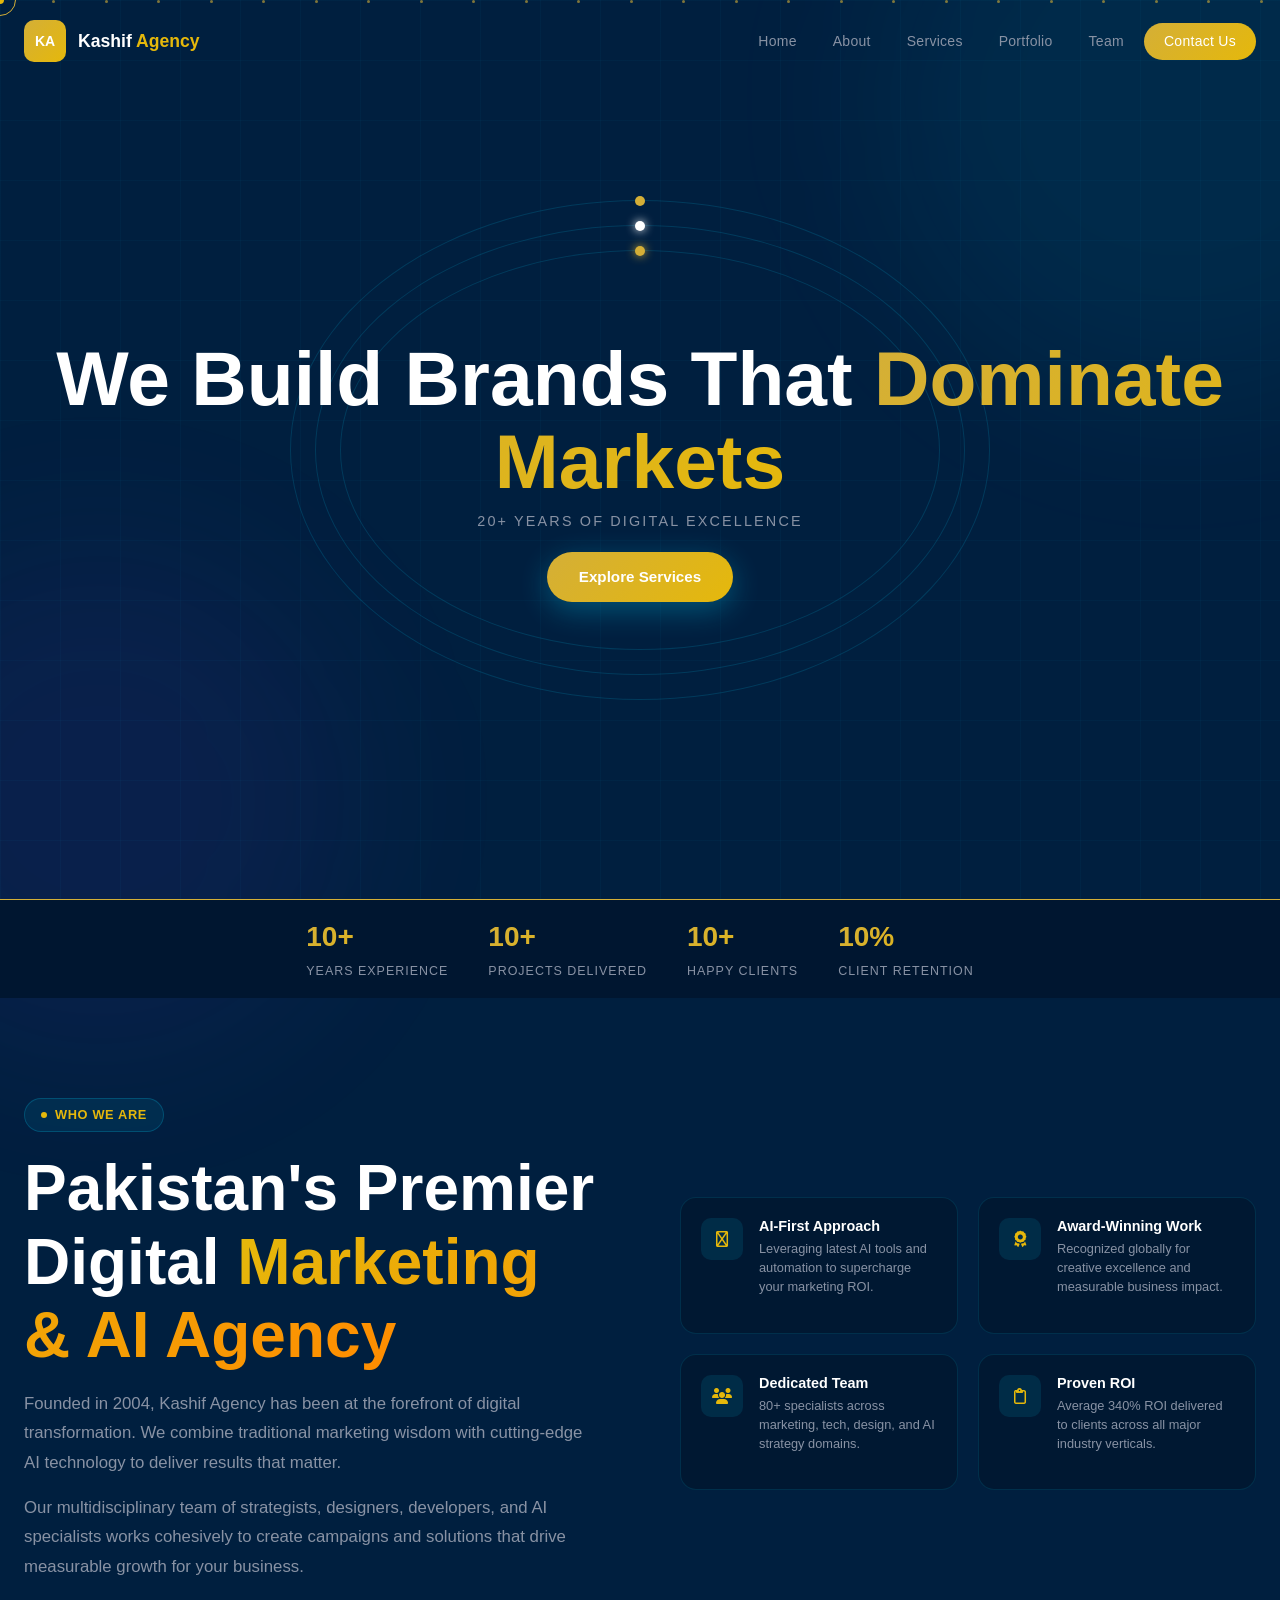
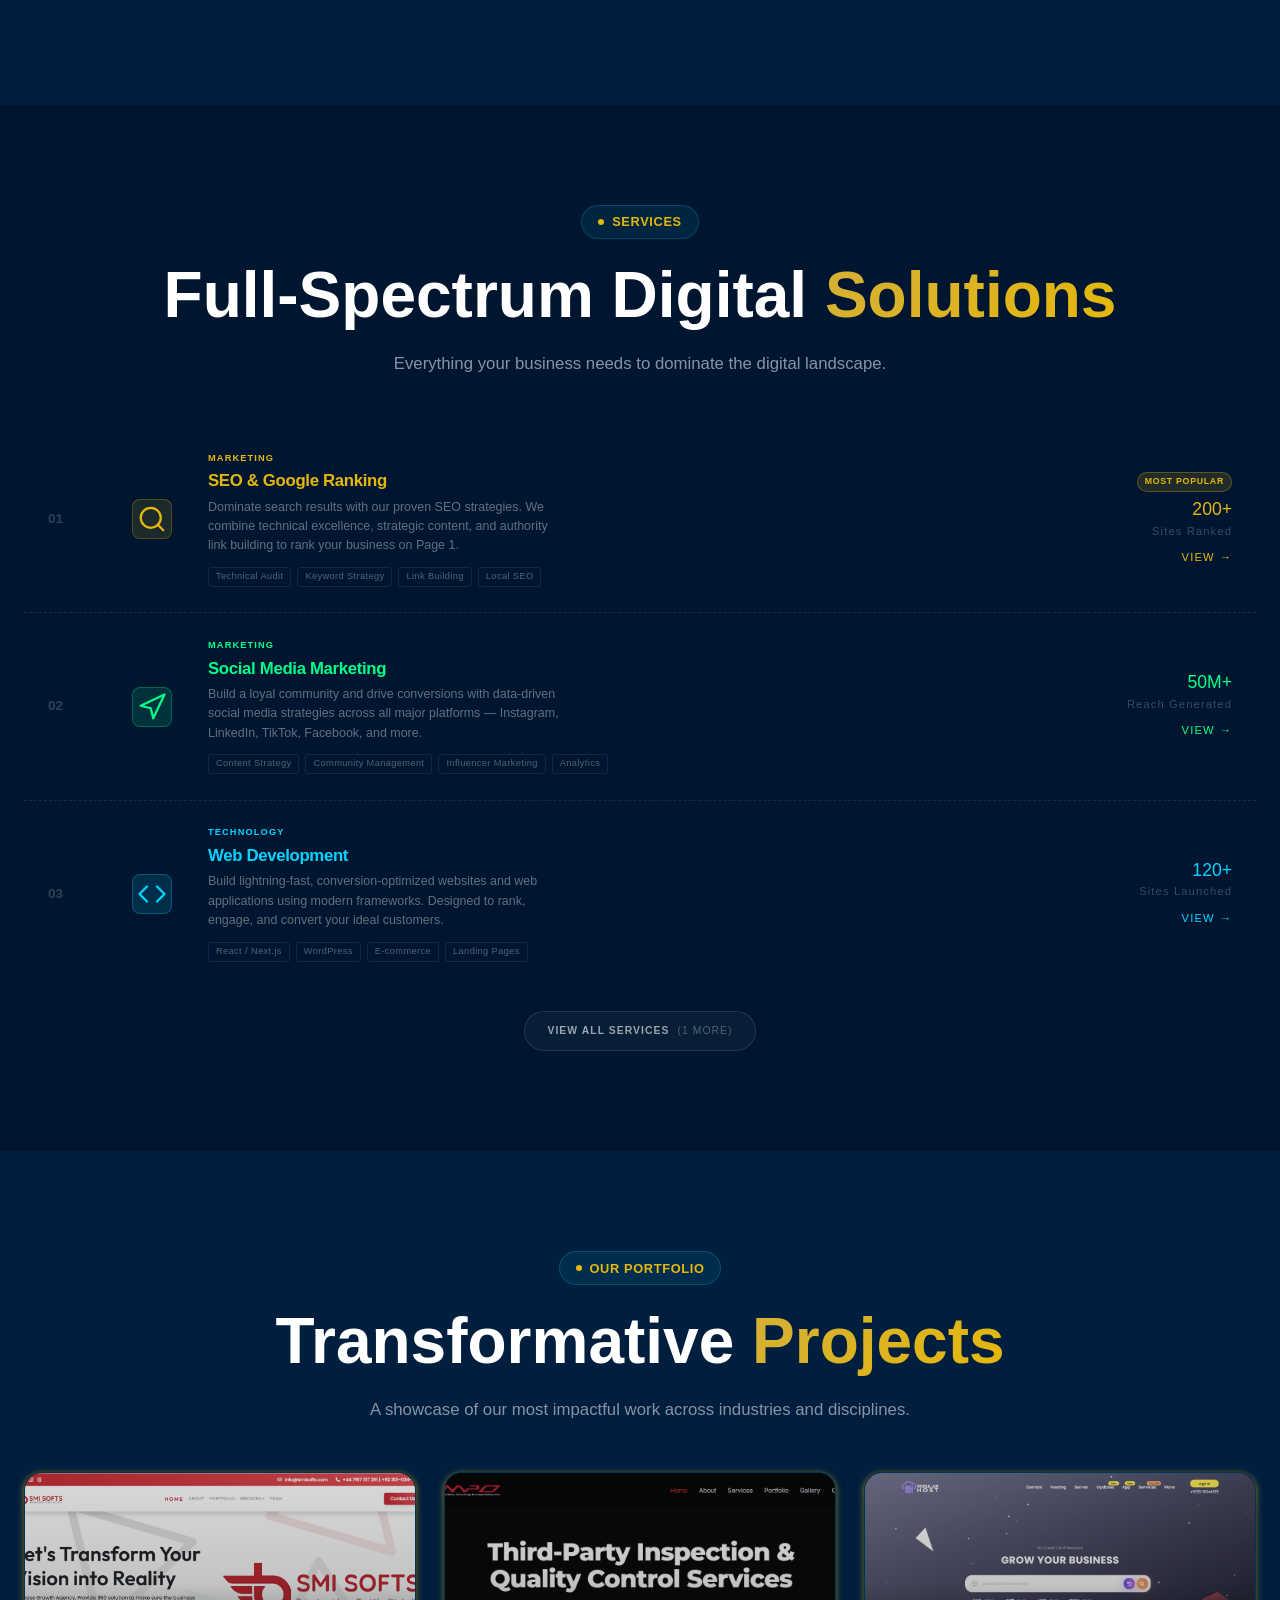
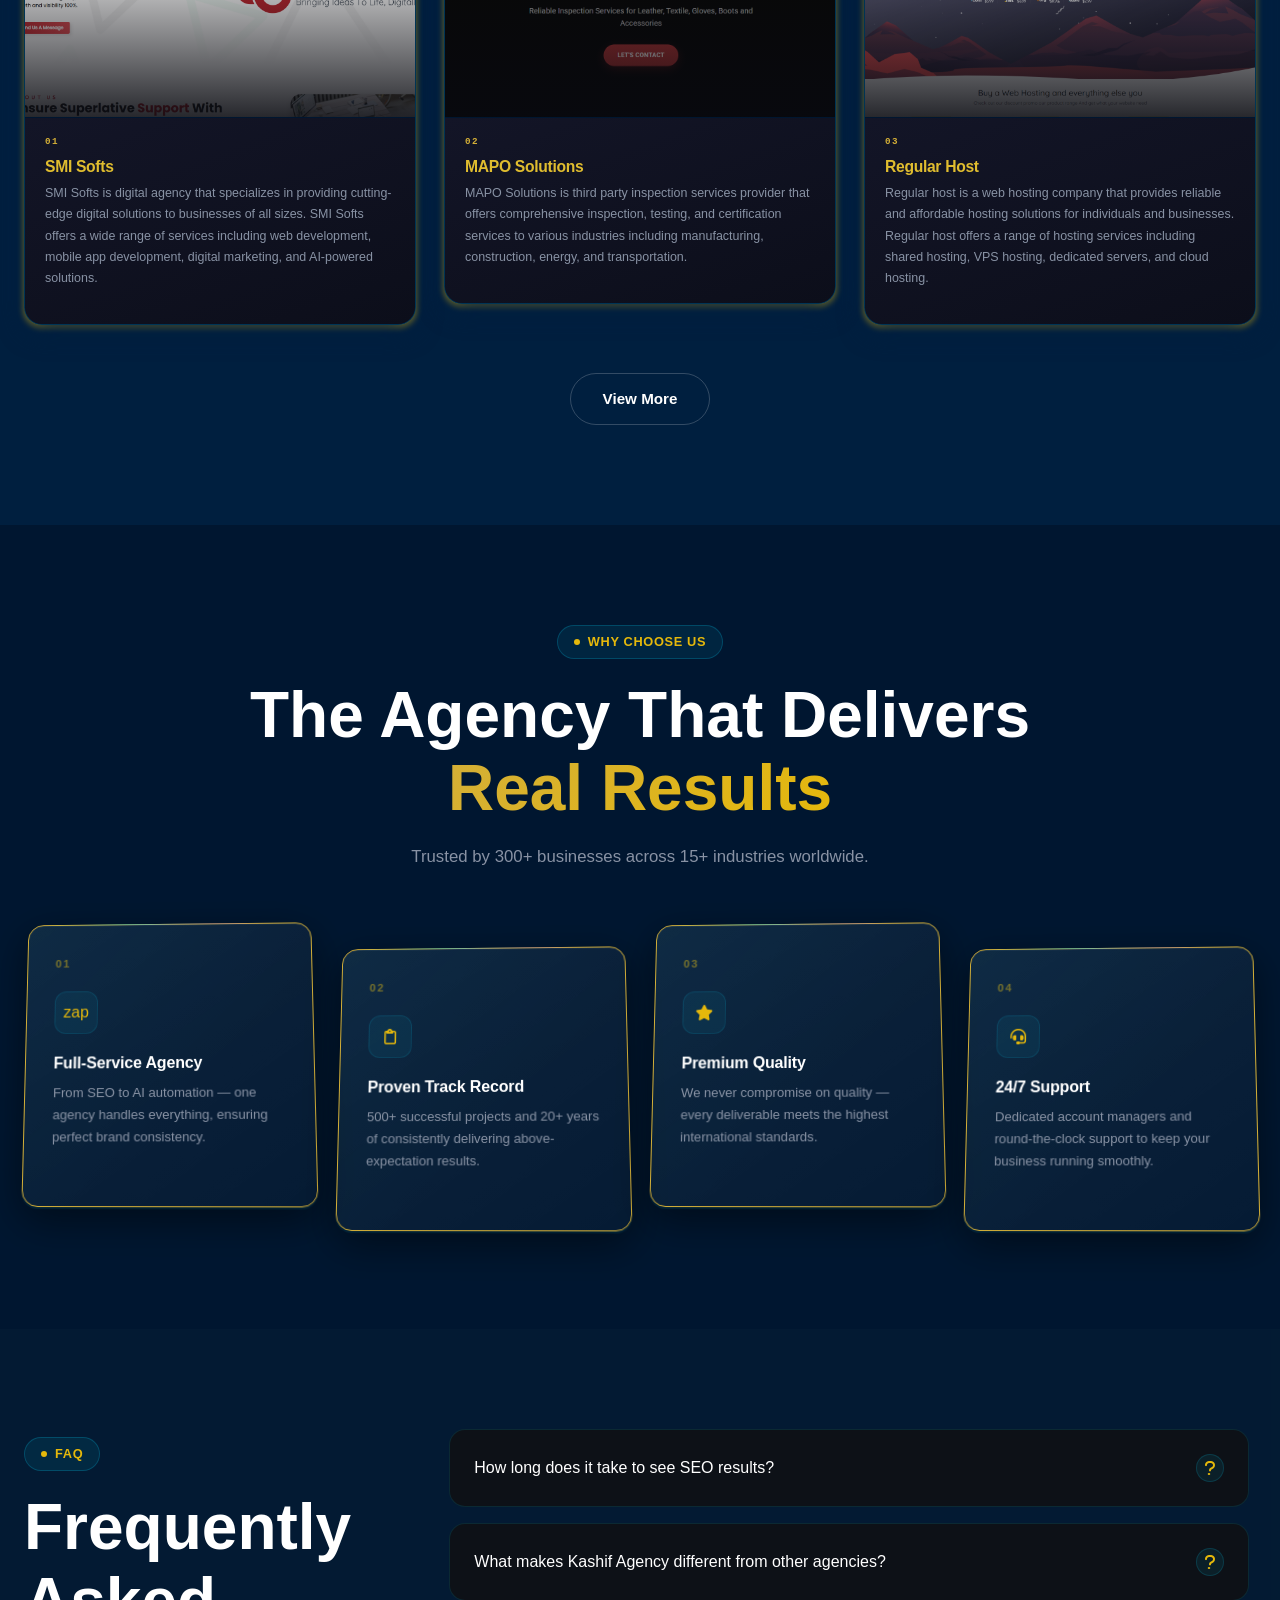
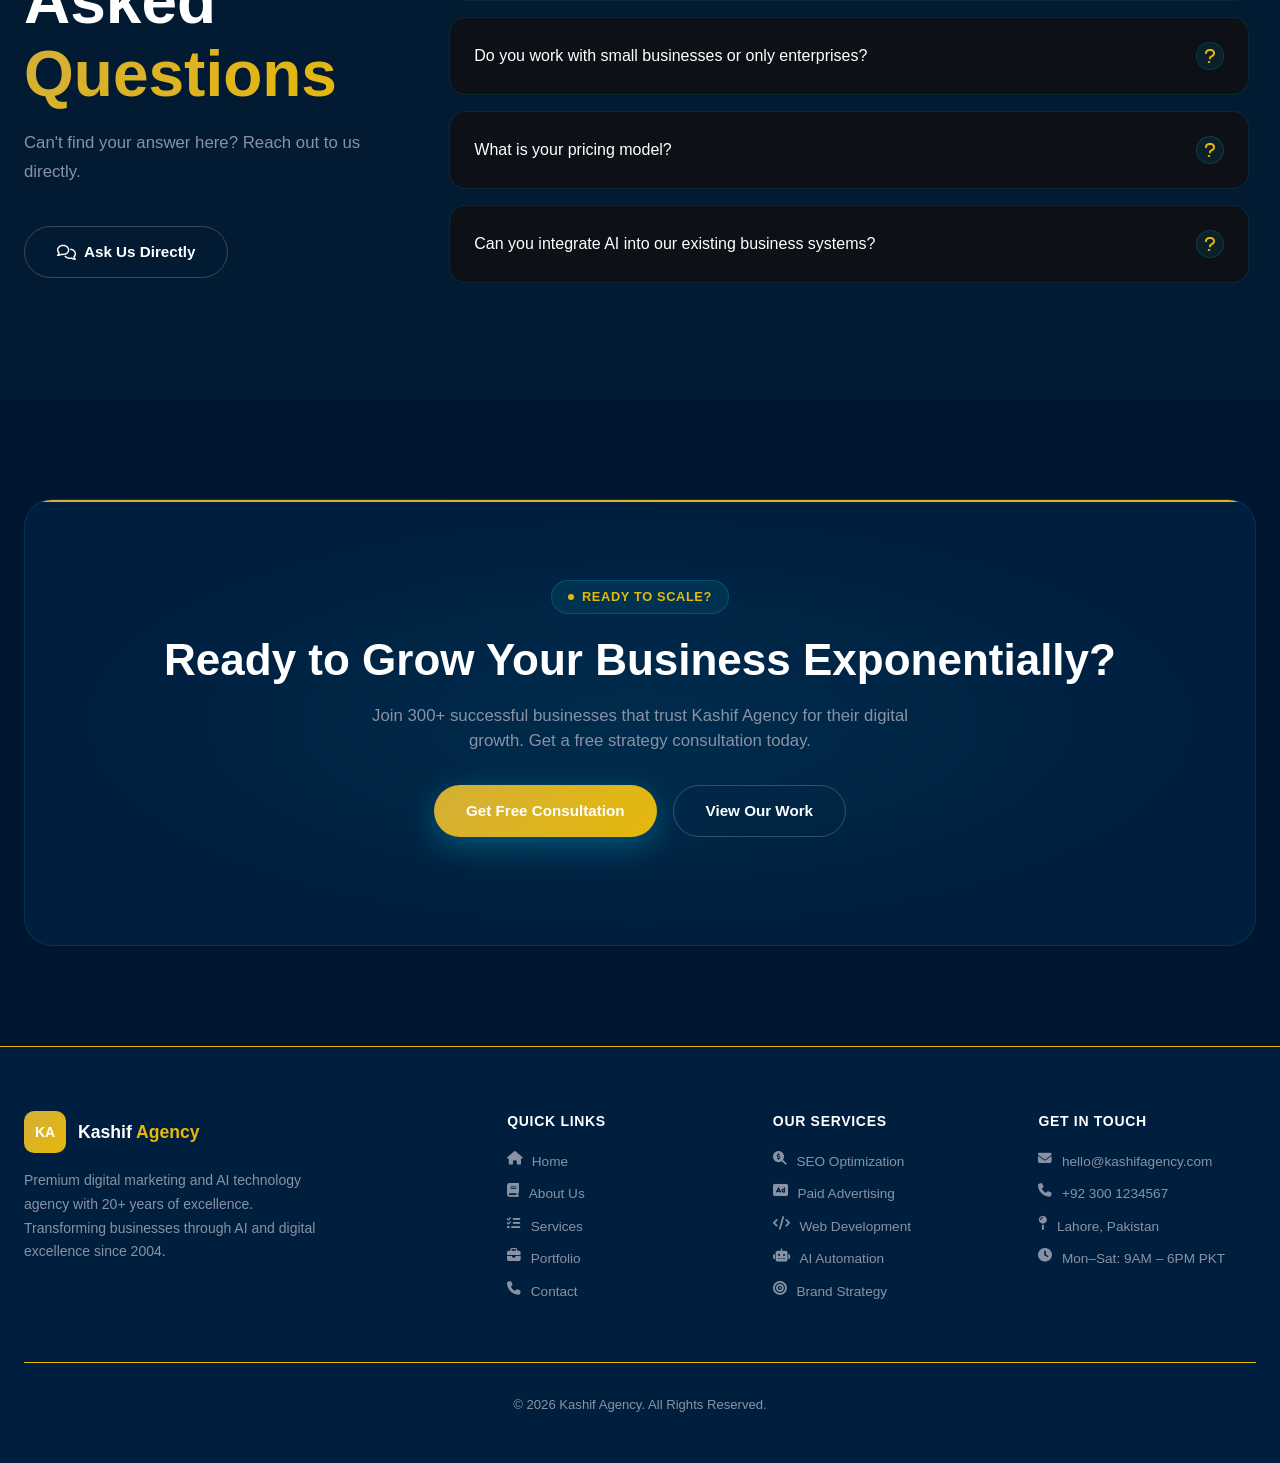
<file: index.html>
<!DOCTYPE html>
<html lang="en">
<head>
  <meta charset="UTF-8">
  <meta name="viewport" content="width=device-width, initial-scale=1.0">
  <meta name="description" content="Kashif Agency — Premium Digital Marketing & AI Technology Agency. 20+ years of experience in SEO, Social Media, Web Development, AI Automation, and Business Consulting.">
  <meta name="keywords" content="digital marketing agency, SEO, AI automation, web development, branding, Pakistan">
  <meta name="author" content="Kashif Agency">
  <title>Kashif Agency — Digital Marketing &amp; AI Technology</title>
  <link href="https://cdn.jsdelivr.net/npm/bootstrap@5.3.2/dist/css/bootstrap.min.css" rel="stylesheet">
  <link rel="preconnect" href="https://fonts.googleapis.com">
  <link rel="preconnect" href="https://fonts.gstatic.com" crossorigin>
  <link rel="stylesheet" href="https://cdnjs.cloudflare.com/ajax/libs/font-awesome/6.5.0/css/all.min.css">
  <link href="https://fonts.googleapis.com/css2?family=Orbitron:wght@400;600;700;900&family=Syne:wght@400;500;600;700;800&family=DM+Sans:wght@300;400;500;600&display=swap" rel="stylesheet">
  <link rel="stylesheet" href="assets/css/style.css">
</head>
<body>
  <div class="bg-grid" aria-hidden="true"></div>
  <div class="bg-orb orb1" aria-hidden="true"></div>
  <div class="bg-orb orb2" aria-hidden="true"></div>
  <div class="cursor-dot" aria-hidden="true"></div>
  <div class="cursor-ring" aria-hidden="true"></div>
  <div id="loading-screen" role="status" aria-label="Loading">
    <div class="loader-logo">KA</div>
    <div class="loader-bar"><div class="loader-fill"></div></div>
  </div>
  <header id="navbar" role="banner"></header>
  <main id="main-content">
    <section id="home" aria-label="Hero"><div id="hero-inner"></div></section>
    <section id="stats" aria-label="Stats"><div id="stat-inner"></div></section>
    <section id="about" class="section-pad" aria-label="About"><div id="about-inner"></div></section>
    <section id="services" class="section-pad" aria-label="Services"><div id="services-inner"></div></section>
    <section id="portfolio" class="section-pad" aria-label="Portfolio"><div id="portfolio-inner"></div></section>
    <!-- <section id="clients-logo" aria-label="Clients"><div id="clients-logo-inner"></div></section> -->
    <section id="why-us" class="section-pad" aria-label="Why Us"><div id="why-us-inner"></div></section>
    <!-- <section id="ai-solutions" class="section-pad" aria-label="AI Solutions"><div id="ai-inner"></div></section> -->
    <!-- <section id="seo" class="section-pad" aria-label="SEO"><div id="seo-inner"></div></section> -->
    <!-- <section id="testimonials" class="section-pad" aria-label="Testimonials"><div id="testimonials-inner"></div></section> -->
    <!-- <section id="team" class="section-pad" aria-label="Team"><div id="team-inner"></div></section> -->
    <section id="faq" class="section-pad" aria-label="FAQ"><div id="faq-inner"></div></section>
    <section id="cta" class="section-pad" aria-label="CTA"><div id="cta-inner"></div></section>
    <!-- <section id="contact" class="section-pad" aria-label="Contact"><div id="contact-inner"></div></section> -->
  </main>
  <footer id="footer" role="contentinfo"></footer>
  <script src="https://cdn.jsdelivr.net/npm/bootstrap@5.3.2/dist/js/bootstrap.bundle.min.js"></script>
  <script src="js/app.js"></script>
</body>
</html>
</file>
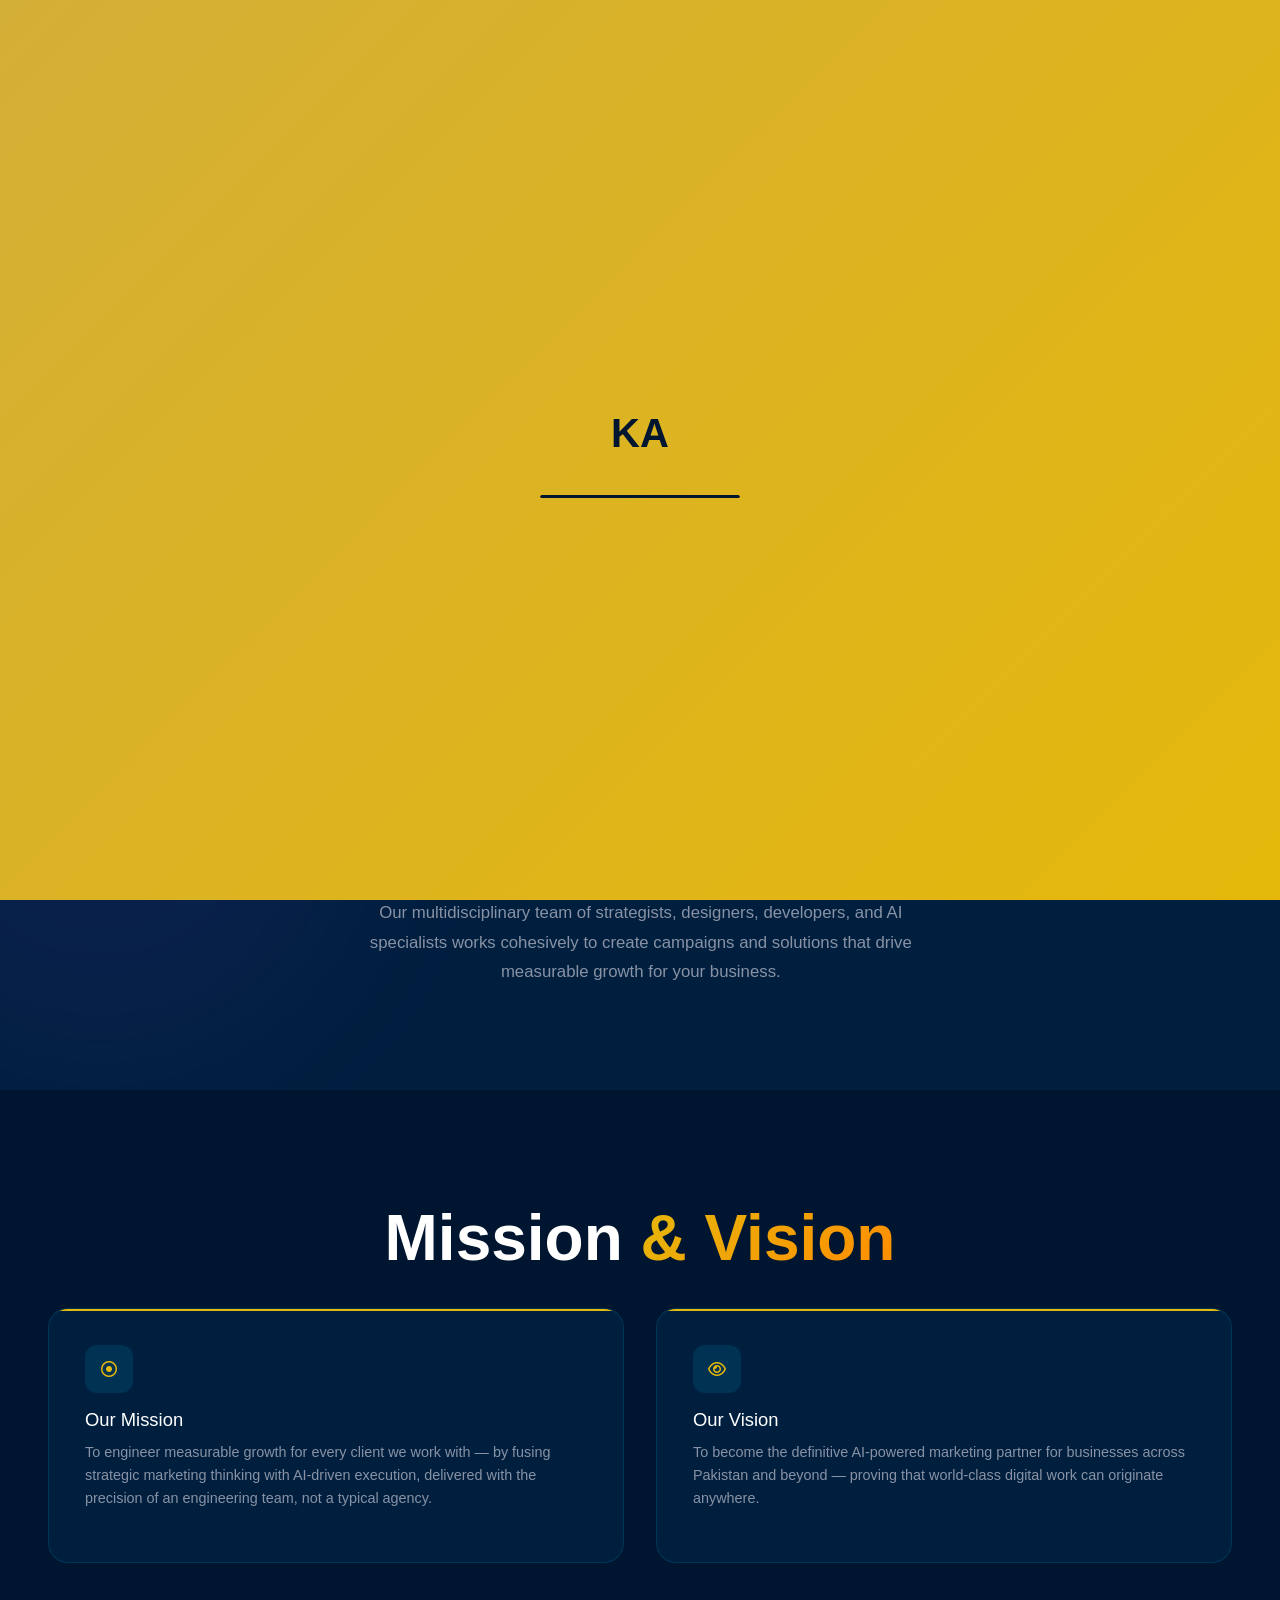
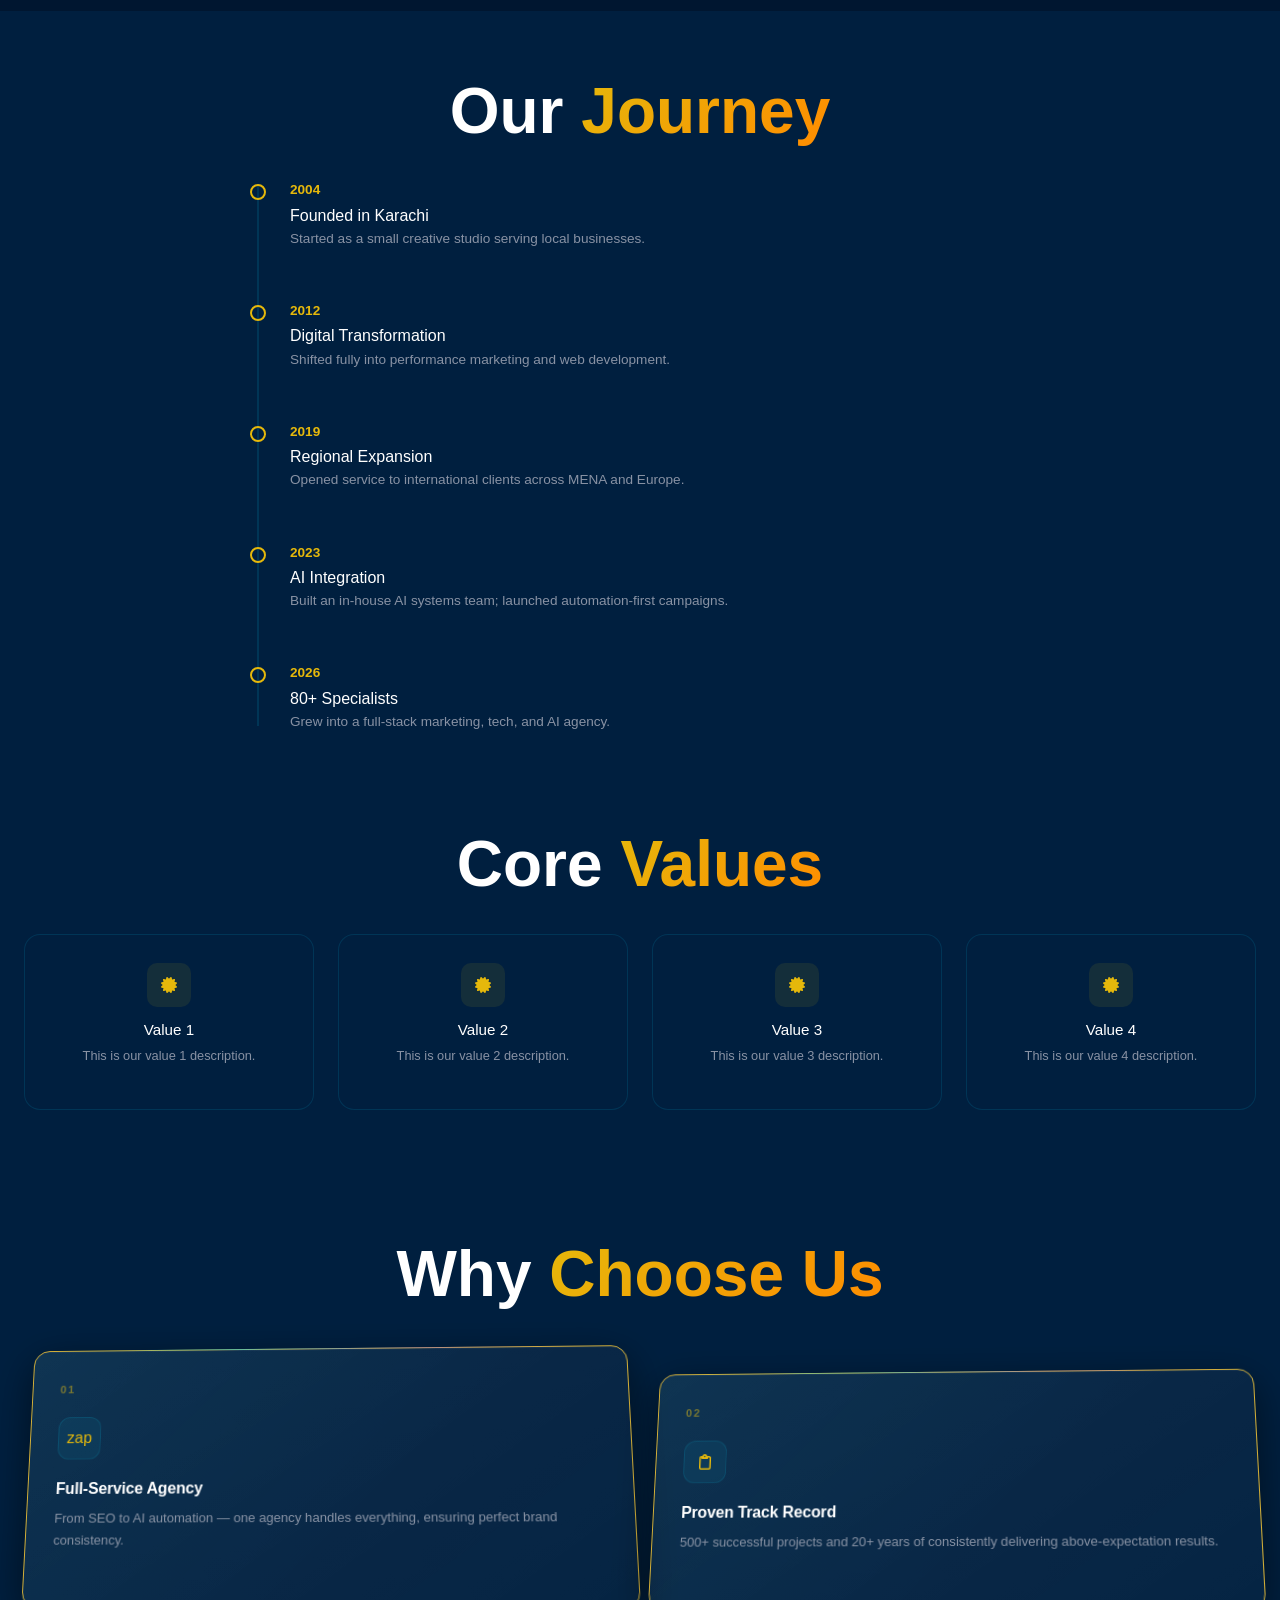
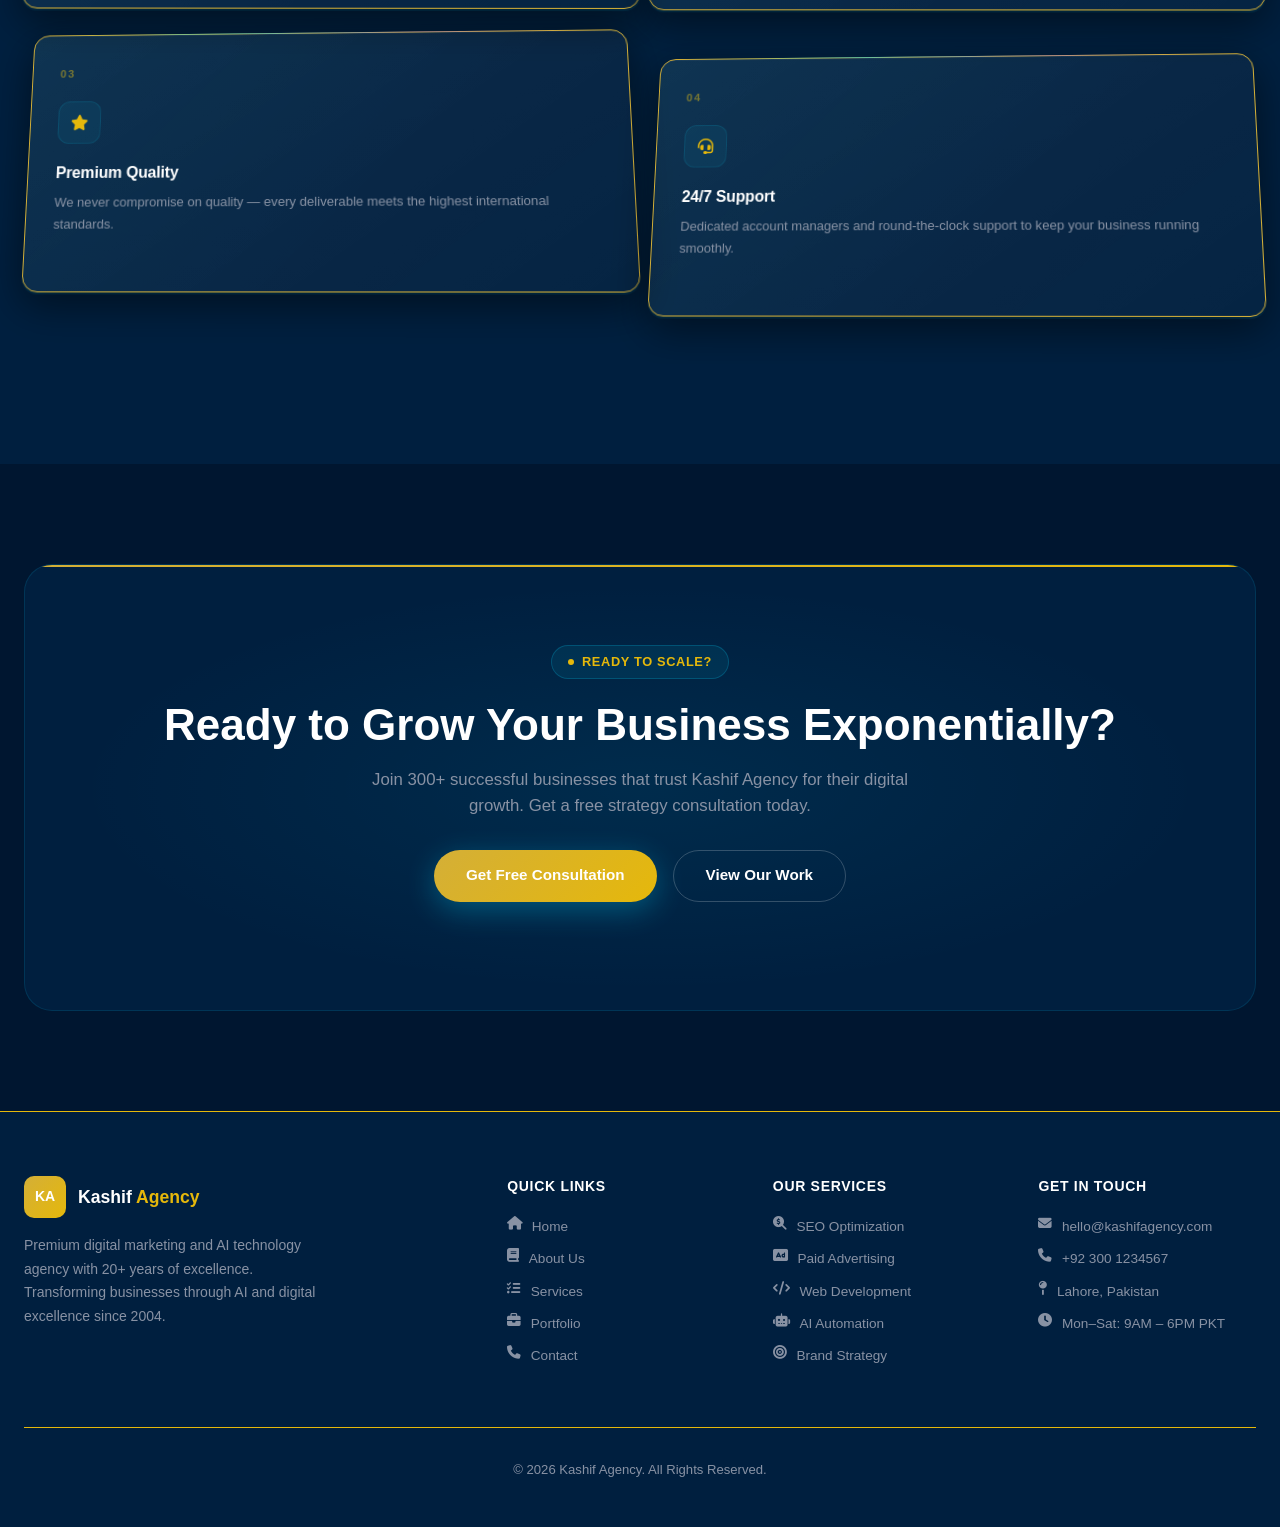
<file: about.html>
<!DOCTYPE html>
<html lang="en">
<head>
  <meta charset="UTF-8">
  <meta name="viewport" content="width=device-width, initial-scale=1.0">
  <meta name="description" content="Kashif Agency — Premium Digital Marketing & AI Technology Agency. 20+ years of experience in SEO, Social Media, Web Development, AI Automation, and Business Consulting.">
  <meta name="keywords" content="digital marketing agency, SEO, AI automation, web development, branding, Pakistan">
  <meta name="author" content="Kashif Agency">
  <title>Kashif Agency — About Us</title>
  <link href="https://cdn.jsdelivr.net/npm/bootstrap@5.3.2/dist/css/bootstrap.min.css" rel="stylesheet">
  <link rel="preconnect" href="https://fonts.googleapis.com">
  <link rel="preconnect" href="https://fonts.gstatic.com" crossorigin>
  <link rel="stylesheet" href="https://cdnjs.cloudflare.com/ajax/libs/font-awesome/6.5.0/css/all.min.css">
  <link href="https://fonts.googleapis.com/css2?family=Orbitron:wght@400;600;700;900&family=Syne:wght@400;500;600;700;800&family=DM+Sans:wght@300;400;500;600&display=swap" rel="stylesheet">
  <link rel="stylesheet" href="assets/css/style.css">
</head>
<body>
  <div class="bg-grid" aria-hidden="true"></div>
  <div class="bg-orb orb1" aria-hidden="true"></div>
  <div class="bg-orb orb2" aria-hidden="true"></div>
  <div class="cursor-dot" aria-hidden="true"></div>
  <div class="cursor-ring" aria-hidden="true"></div>
  <div id="loading-screen" role="status" aria-label="Loading">
    <div class="loader-logo">KA</div>
    <div class="loader-bar"><div class="loader-fill"></div></div>
  </div>
  <header id="navbar" role="banner"></header>
  <main id="main-content">
    <section id="page-header" aria-label="Hero"><div id="about-inner-pp"></div></section>
    <section id="about" class="section-pad" aria-label="About"><div id="about-page-inner"></div></section>
    <section id="cta" class="section-pad" aria-label="CTA"><div id="cta-inner"></div></section>
  </main>
  <footer id="footer" role="contentinfo"></footer>
  <script src="https://cdn.jsdelivr.net/npm/bootstrap@5.3.2/dist/js/bootstrap.bundle.min.js"></script>
  <script src="js/app.js"></script>
</body>
</html>
</file>
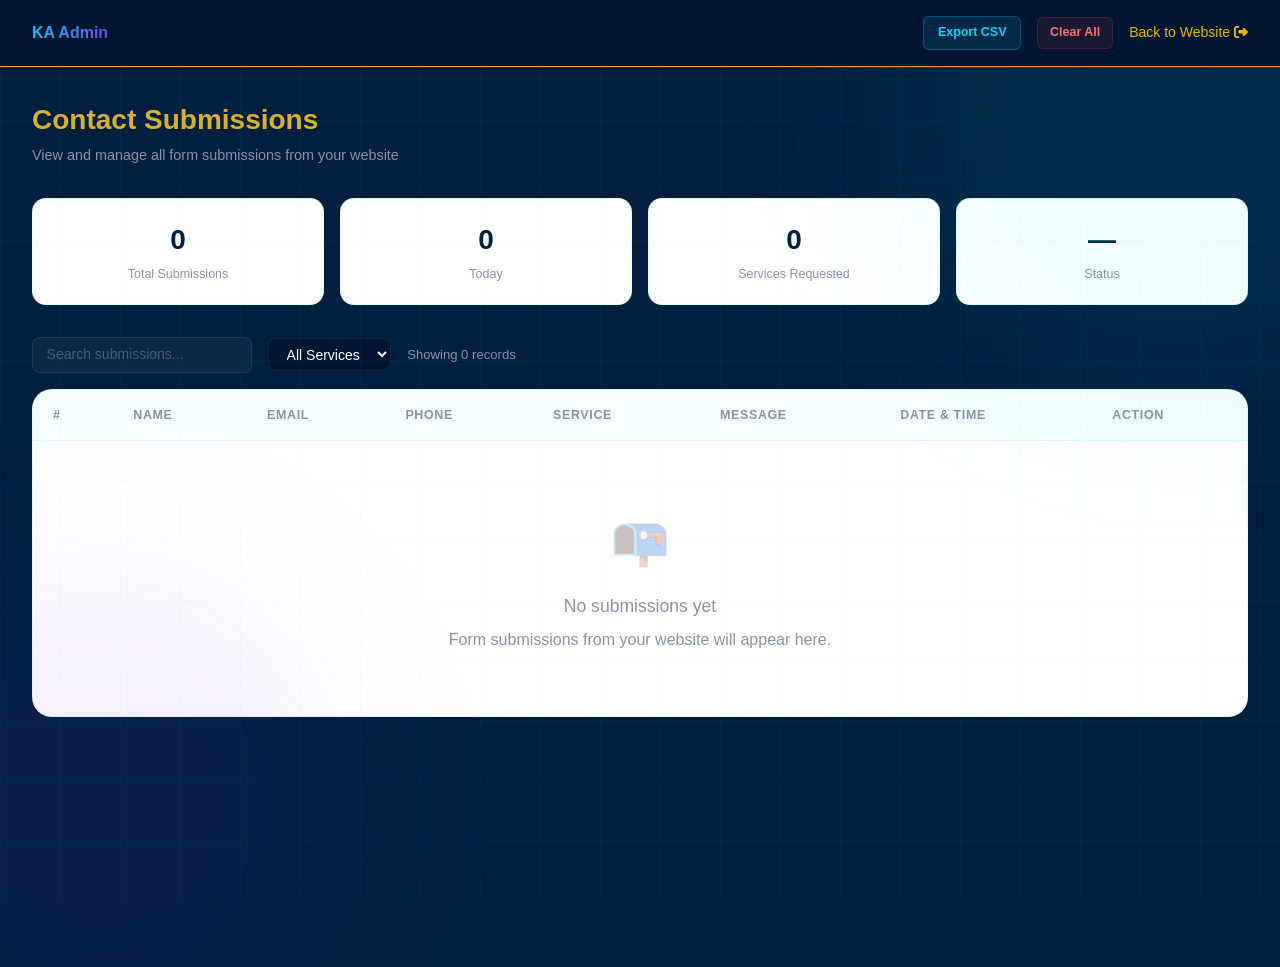
<file: admin.html>
<!doctype html>
<html lang="en">
  <head>
    <meta charset="UTF-8" />
    <meta name="viewport" content="width=device-width, initial-scale=1.0" />
    <title>Kashif Agency — Admin Panel</title>
    <link
      href="https://cdn.jsdelivr.net/npm/bootstrap@5.3.2/dist/css/bootstrap.min.css"
      rel="stylesheet"
    />
    <link rel="stylesheet" href="https://cdnjs.cloudflare.com/ajax/libs/font-awesome/6.5.0/css/all.min.css">
    <link rel="stylesheet" href="assets/css/style.css" />
    <link rel="preconnect" href="https://fonts.googleapis.com" />
    <link rel="preconnect" href="https://fonts.gstatic.com" crossorigin />
    <link rel="stylesheet" href="assets/css/style.css" />
  </head>
  <body>
    <div class="bg-grid" aria-hidden="true"></div>
    <div class="bg-orb orb1" aria-hidden="true"></div>
    <div class="bg-orb orb2" aria-hidden="true"></div>

    <!-- Admin Nav -->
    <nav class="admin-nav">
      <div class="admin-nav-logo">KA Admin</div>
      <div class="admin-nav-links">
        <button class="export-btn" id="export-btn" onclick="exportCSV()">
          Export CSV
        </button>
        <button class="btn-danger-soft" onclick="clearAll()">Clear All</button>
        <a href="index.html" class="admin-nav-link"> Back to Website <i class="fa-solid fa-right-from-bracket"></i> </a>
      </div>
    </nav>

    <!-- Admin Content -->
    <div class="admin-wrapper">
      <div class="admin-header">
        <div class="admin-title">Contact Submissions</div>
        <div class="admin-subtitle">
          View and manage all form submissions from your website
        </div>
      </div>

      <!-- Stats row -->
      <div class="admin-stats" id="admin-stats"></div>

      <!-- Search + Filter -->
      <div class="d-flex gap-3 align-items-center mb-3 flex-wrap">
        <input
          type="text"
          class="search-input"
          id="search-input"
          placeholder="Search submissions..."
          oninput="filterSubmissions(this.value)"
        />
        <select
          class="search-input"
          id="service-filter"
          onchange="filterByService(this.value)"
          style="width: auto; background:var(--bg-darkNavy)"
        >
          <option value="">All Services</option>
        </select>
        <span
          id="result-count"
          style="
            color: var(--muted);
            font-size: 0.82rem;
            font-family: &quot;Syne&quot;, sans-serif;
          "
        ></span>
      </div>

      <!-- Table Card -->
      <div class="admin-card">
        <div class="admin-table-wrap">
          <table class="admin-table" id="submissions-table">
            <thead>
              <tr>
                <th>#</th>
                <th>Name</th>
                <th>Email</th>
                <th>Phone</th>
                <th>Service</th>
                <th>Message</th>
                <th>Date & Time</th>
                <th>Action</th>
              </tr>
            </thead>
            <tbody id="submissions-body"></tbody>
          </table>
        </div>
        <div class="admin-empty" id="admin-empty" style="display: none">
          <div class="admin-empty-icon">📭</div>
          <div
            style="
              font-family: &quot;Syne&quot;, sans-serif;
              font-size: 1.1rem;
              margin-bottom: 0.5rem;
            "
          >
            No submissions yet
          </div>
          <div>Form submissions from your website will appear here.</div>
        </div>
      </div>
    </div>

    <script>
      // ── Data ─────────────────────────────────────────────
      function getSubmissions() {
        return JSON.parse(localStorage.getItem("ka_submissions") || "[]");
      }
      function saveSubmissions(data) {
        localStorage.setItem("ka_submissions", JSON.stringify(data));
      }

      // ── Render Stats ─────────────────────────────────────
      function renderStats(data) {
        const services = [
          ...new Set(data.map((d) => d.service).filter(Boolean)),
        ];
        const today = data.filter(
          (d) =>
            d.date ===
            new Date().toLocaleDateString("en-PK", {
              year: "numeric",
              month: "short",
              day: "numeric",
            }),
        ).length;

        const statsEl = document.getElementById("admin-stats");
        statsEl.innerHTML = `
        <div class="admin-stat-card">
          <div class="admin-stat-num">${data.length}</div>
          <div class="admin-stat-label">Total Submissions</div>
        </div>
        <div class="admin-stat-card">
          <div class="admin-stat-num">${today}</div>
          <div class="admin-stat-label">Today</div>
        </div>
        <div class="admin-stat-card">
          <div class="admin-stat-num">${services.length}</div>
          <div class="admin-stat-label">Services Requested</div>
        </div>
        <div class="admin-stat-card">
          <div class="admin-stat-num">${data.length > 0 ? "✓" : "—"}</div>
          <div class="admin-stat-label">Status</div>
        </div>`;
      }

      // ── Render Table ──────────────────────────────────────
      function renderTable(data) {
        const tbody = document.getElementById("submissions-body");
        const empty = document.getElementById("admin-empty");
        const countEl = document.getElementById("result-count");

        countEl.textContent = `Showing ${data.length} record${data.length !== 1 ? "s" : ""}`;

        if (!data.length) {
          tbody.innerHTML = "";
          empty.style.display = "block";
          return;
        }
        empty.style.display = "none";

        tbody.innerHTML = data
          .map(
            (row, i) => `
        <tr onclick="toggleDetail('detail-${row.id}')" style="cursor:pointer">
          <td style="color:var(--muted);font-size:0.8rem">${i + 1}</td>
          <td><strong style="color:var(--muted)">${escHtml(row.name)}</strong></td>
          <td><a href="mailto:${escHtml(row.email)}" style="color:var(--muted)" onclick="event.stopPropagation()">${escHtml(row.email)}</a></td>
          <td>${row.phone ? escHtml(row.phone) : '<span style="opacity:.4">—</span>'}</td>
          <td>${row.service ? `<span class="badge-service">${escHtml(row.service)}</span>` : '<span style="opacity:.4">—</span>'}</td>
          <td><div class="message-cell">${escHtml(row.message)}</div></td>
          <td style="white-space:nowrap;font-size:0.8rem">${row.date}<br><span style="color:var(--muted)">${row.time}</span></td>
          <td onclick="event.stopPropagation()">
            <button onclick="deleteRow(${row.id})" style="background:none;border:none;color:var(--muted);cursor:pointer;padding:4px" title="Delete">
              <svg width="15" height="15" viewBox="0 0 24 24" fill="none" stroke="currentColor" stroke-width="2"><polyline points="3 6 5 6 21 6"/><path d="M19 6v14a2 2 0 0 1-2 2H7a2 2 0 0 1-2-2V6m3 0V4a1 1 0 0 1 1-1h4a1 1 0 0 1 1 1v2"/></svg>
            </button>
          </td>
        </tr>
        <tr class="row-detail" style="background:var(--bg-darkNavy)" id="detail-${row.id}">
          <td colspan="8">
            <strong style="font-family:'Syne',sans-serif;font-size:0.82rem;color:var(--gold)">FULL MESSAGE</strong>
            <div class="detail-message">${escHtml(row.message)}</div>
          </td>
        </tr>`,
          )
          .join("");
      }

      // ── Toggle row detail ─────────────────────────────────
      function toggleDetail(id) {
        const el = document.getElementById(id);
        if (el) el.classList.toggle("open");
      }

      // ── Delete Row ────────────────────────────────────────
      function deleteRow(id) {
        if (!confirm("Delete this submission?")) return;
        const data = getSubmissions().filter((d) => d.id !== id);
        saveSubmissions(data);
        load();
      }

      // ── Clear All ─────────────────────────────────────────
      function clearAll() {
        if (!confirm("Delete ALL submissions? This cannot be undone.")) return;
        localStorage.removeItem("ka_submissions");
        load();
      }

      // ── Search ────────────────────────────────────────────
      let allData = [];
      function filterSubmissions(query) {
        const q = query.toLowerCase();
        const service = document.getElementById("service-filter").value;
        const filtered = allData.filter((d) => {
          const matchQ =
            !q ||
            [d.name, d.email, d.phone, d.message, d.service].some((v) =>
              (v || "").toLowerCase().includes(q),
            );
          const matchS = !service || d.service === service;
          return matchQ && matchS;
        });
        renderTable(filtered);
      }
      function filterByService(val) {
        filterSubmissions(document.getElementById("search-input").value);
      }

      // ── Export CSV ────────────────────────────────────────
      function exportCSV() {
        const data = getSubmissions();
        if (!data.length) {
          alert("No submissions to export.");
          return;
        }
        const headers = [
          "#",
          "Name",
          "Email",
          "Phone",
          "Service",
          "Message",
          "Date",
          "Time",
        ];
        const rows = data.map((d, i) => [
          i + 1,
          d.name,
          d.email,
          d.phone || "",
          d.service || "",
          d.message.replace(/,/g, " "),
          d.date,
          d.time,
        ]);
        const csv = [headers, ...rows]
          .map((r) => r.map((c) => `"${c}"`).join(","))
          .join("\n");
        const a = document.createElement("a");
        a.href = URL.createObjectURL(new Blob([csv], { type: "text/csv" }));
        a.download = `kashif-agency-submissions-${Date.now()}.csv`;
        a.click();
      }

      // ── Escape HTML ───────────────────────────────────────
      function escHtml(str) {
        if (!str) return "";
        return str
          .replace(/&/g, "&amp;")
          .replace(/</g, "&lt;")
          .replace(/>/g, "&gt;")
          .replace(/"/g, "&quot;");
      }

      // ── Populate service filter ───────────────────────────
      function populateServiceFilter(data) {
        const services = [
          ...new Set(data.map((d) => d.service).filter(Boolean)),
        ];
        const sel = document.getElementById("service-filter");
        services.forEach((s) => {
          const opt = document.createElement("option");
          opt.value = s;
          opt.textContent = s;
          sel.appendChild(opt);
        });
      }

      // ── Main Load ─────────────────────────────────────────
      function load() {
        allData = getSubmissions().reverse(); // newest first
        renderStats(allData);
        populateServiceFilter(allData);
        renderTable(allData);
      }
      load();
    </script>
  </body>
</html>
</file>
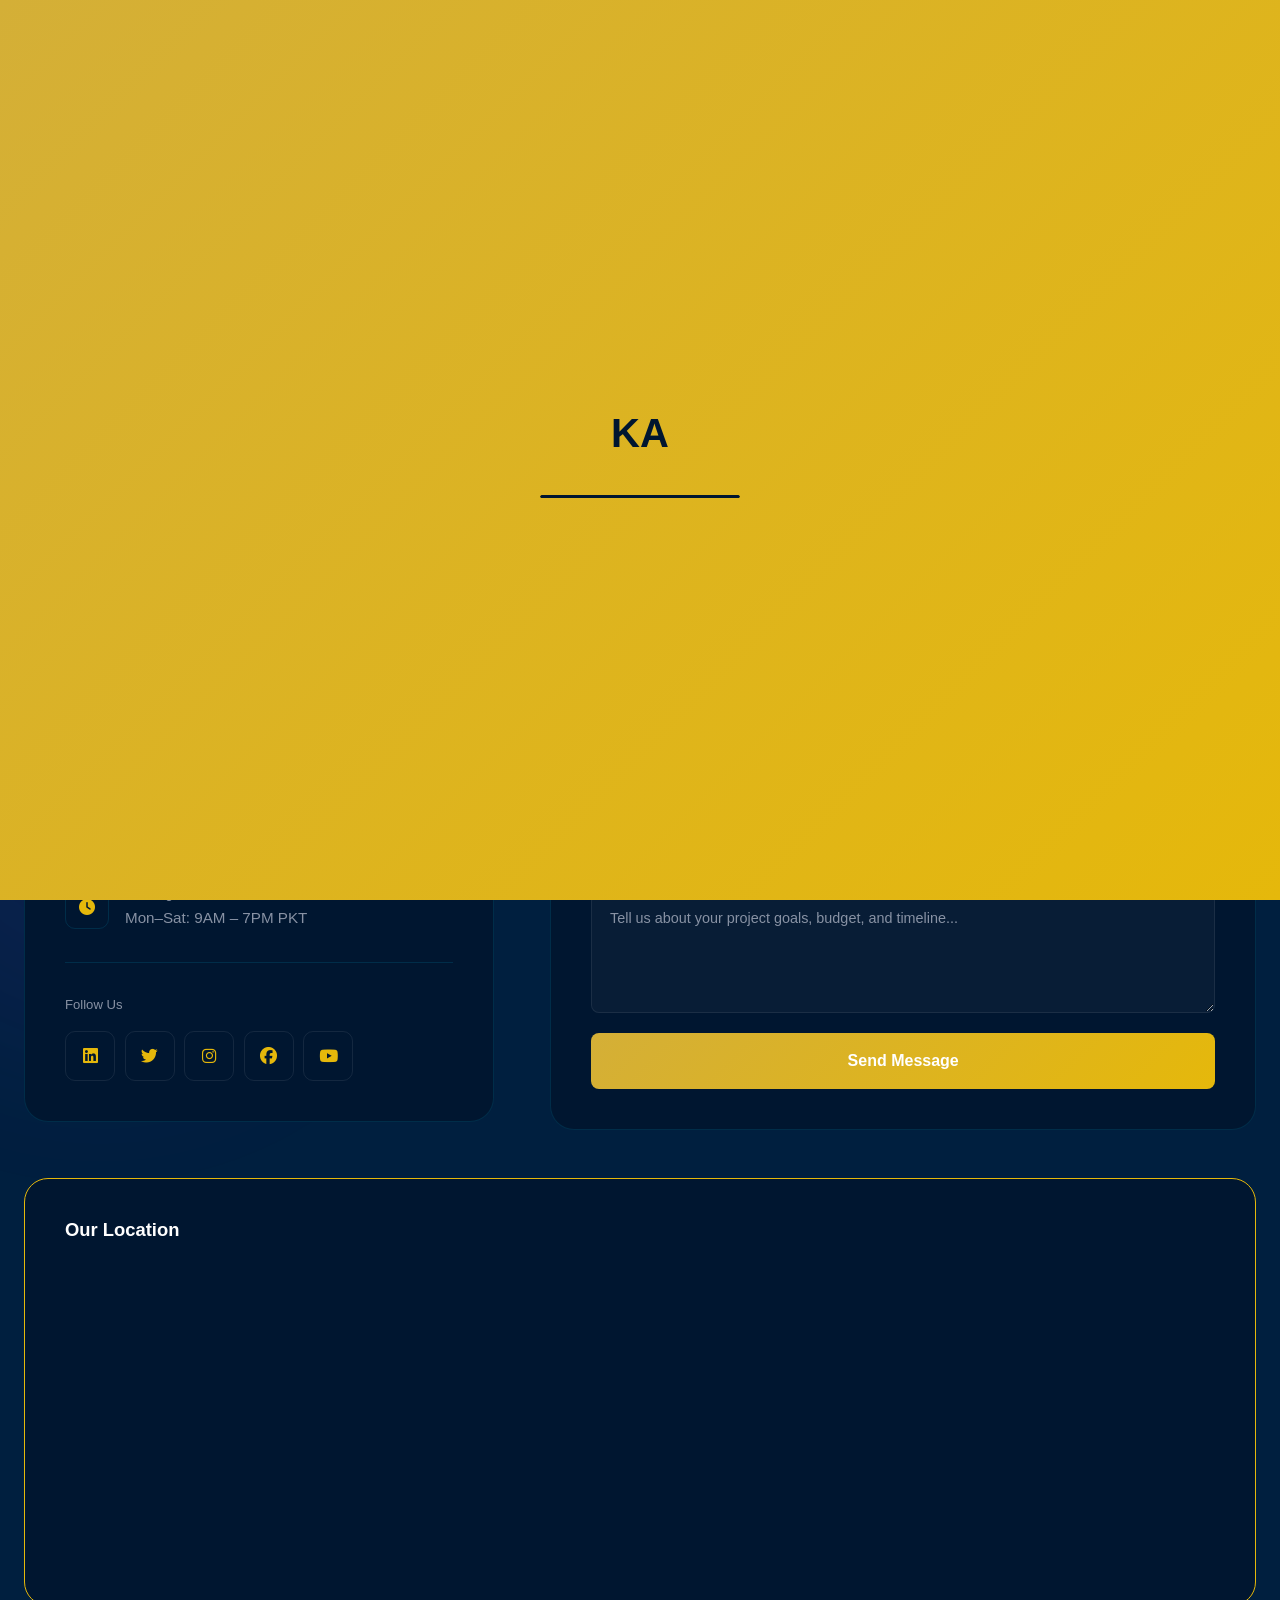
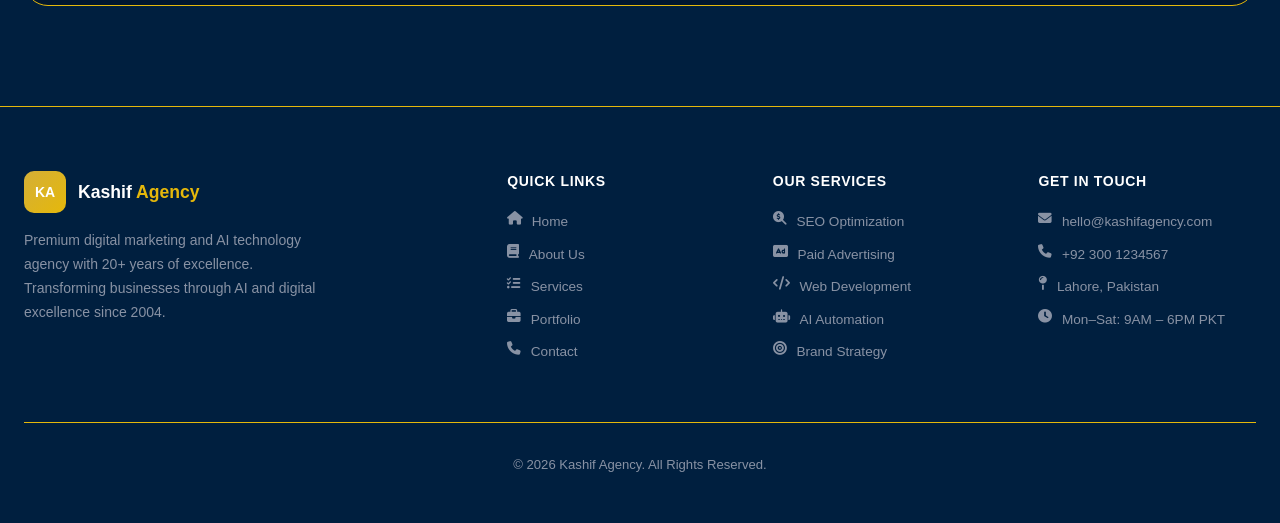
<file: contact.html>
<!DOCTYPE html>
<html lang="en">
<head>
  <meta charset="UTF-8">
  <meta name="viewport" content="width=device-width, initial-scale=1.0">
  <meta name="description" content="Kashif Agency — Premium Digital Marketing & AI Technology Agency. 20+ years of experience in SEO, Social Media, Web Development, AI Automation, and Business Consulting.">
  <meta name="keywords" content="digital marketing agency, SEO, AI automation, web development, branding, Pakistan">
  <meta name="author" content="Kashif Agency">
  <title>Kashif Agency — Contact Us</title>
  <link href="https://cdn.jsdelivr.net/npm/bootstrap@5.3.2/dist/css/bootstrap.min.css" rel="stylesheet">
  <link rel="preconnect" href="https://fonts.googleapis.com">
  <link rel="preconnect" href="https://fonts.gstatic.com" crossorigin>
  <link rel="stylesheet" href="https://cdnjs.cloudflare.com/ajax/libs/font-awesome/6.5.0/css/all.min.css">
  <link href="https://fonts.googleapis.com/css2?family=Orbitron:wght@400;600;700;900&family=Syne:wght@400;500;600;700;800&family=DM+Sans:wght@300;400;500;600&display=swap" rel="stylesheet">
  <link rel="stylesheet" href="assets/css/style.css">
</head>
<body>
  <div class="bg-grid" aria-hidden="true"></div>
  <div class="bg-orb orb1" aria-hidden="true"></div>
  <div class="bg-orb orb2" aria-hidden="true"></div>
  <div class="cursor-dot" aria-hidden="true"></div>
  <div class="cursor-ring" aria-hidden="true"></div>
  <div id="loading-screen" role="status" aria-label="Loading">
    <div class="loader-logo">KA</div>
    <div class="loader-bar"><div class="loader-fill"></div></div>
  </div>
  <header id="navbar" role="banner"></header>
  <main id="main-content">
    <section id="page-header" aria-label="Hero"><div id="hero-inner-cs"></div></section>
    <section id="contact" class="section-pad" aria-label="Contact"><div id="contact-inner"></div></section>
  </main>
  <footer id="footer" role="contentinfo"></footer>
  <script src="https://cdn.jsdelivr.net/npm/bootstrap@5.3.2/dist/js/bootstrap.bundle.min.js"></script>
  <script src="js/app.js"></script>
</body>
</html>
</file>
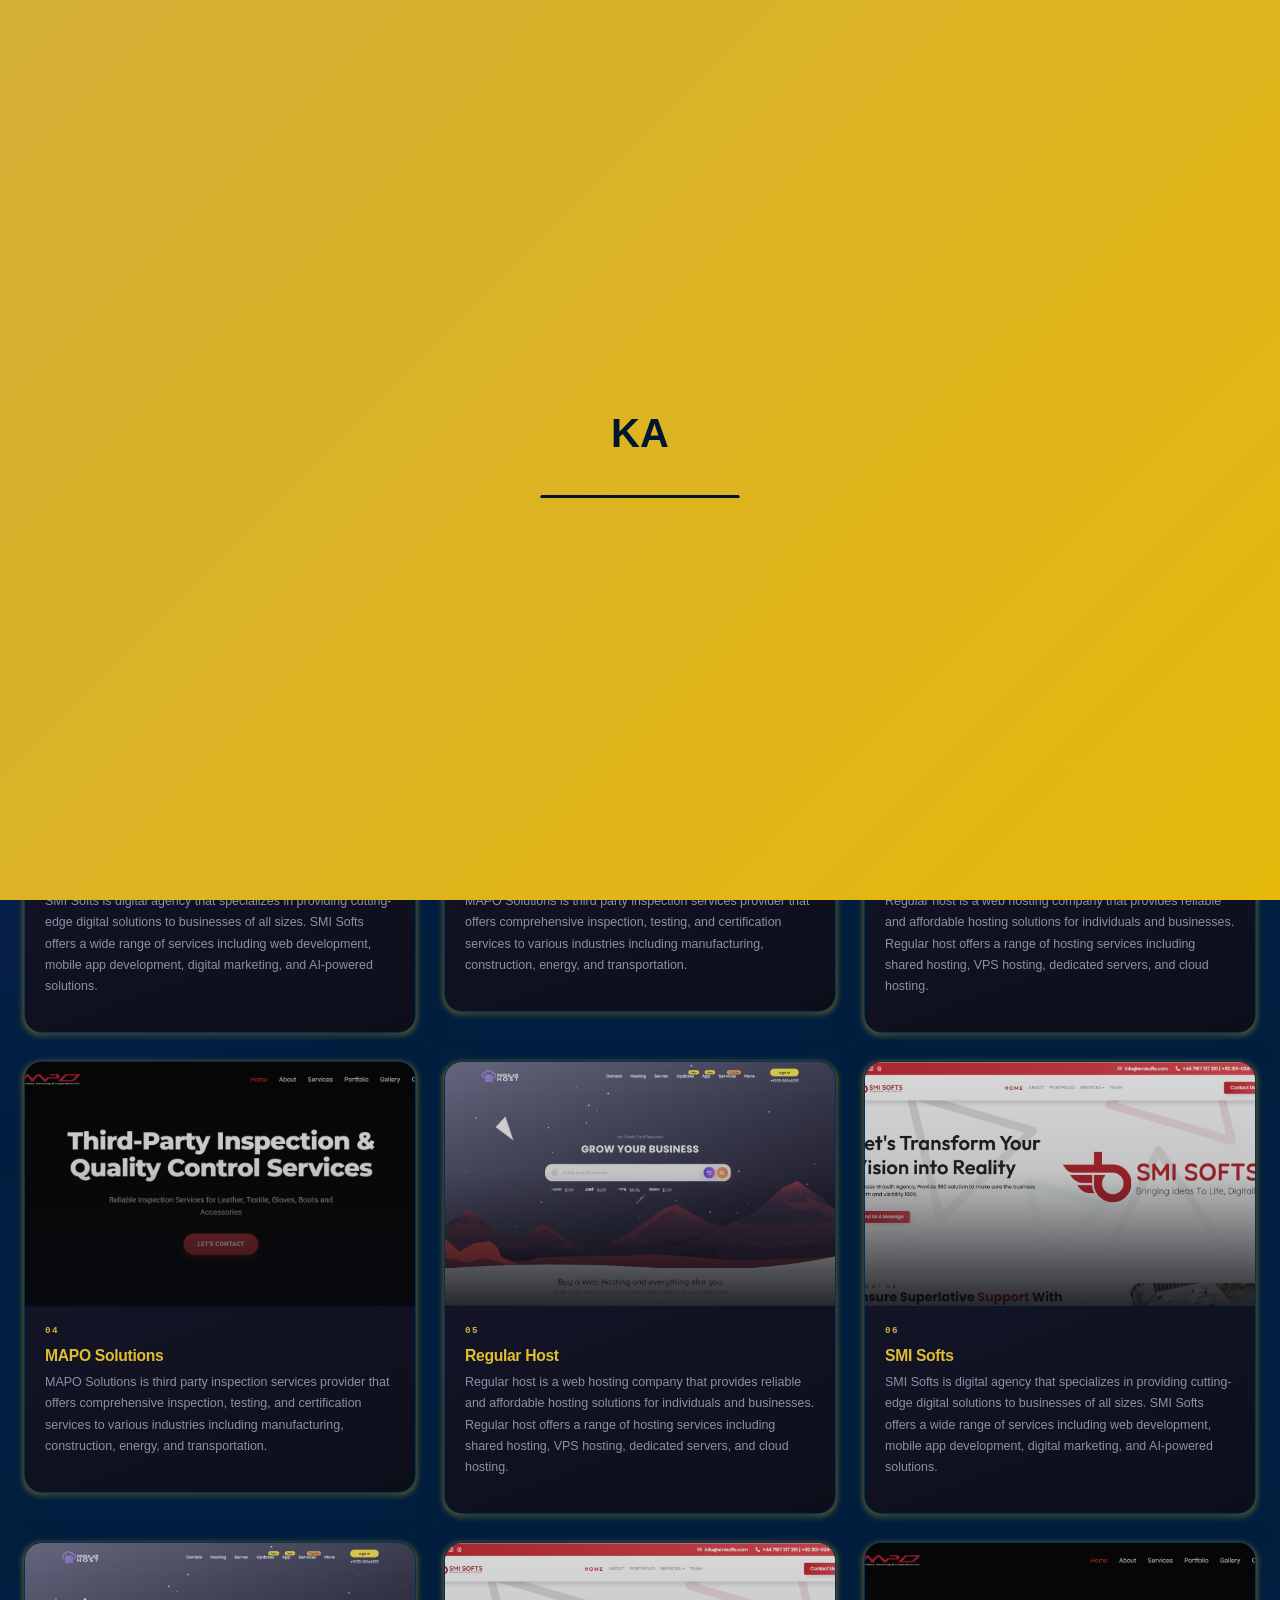
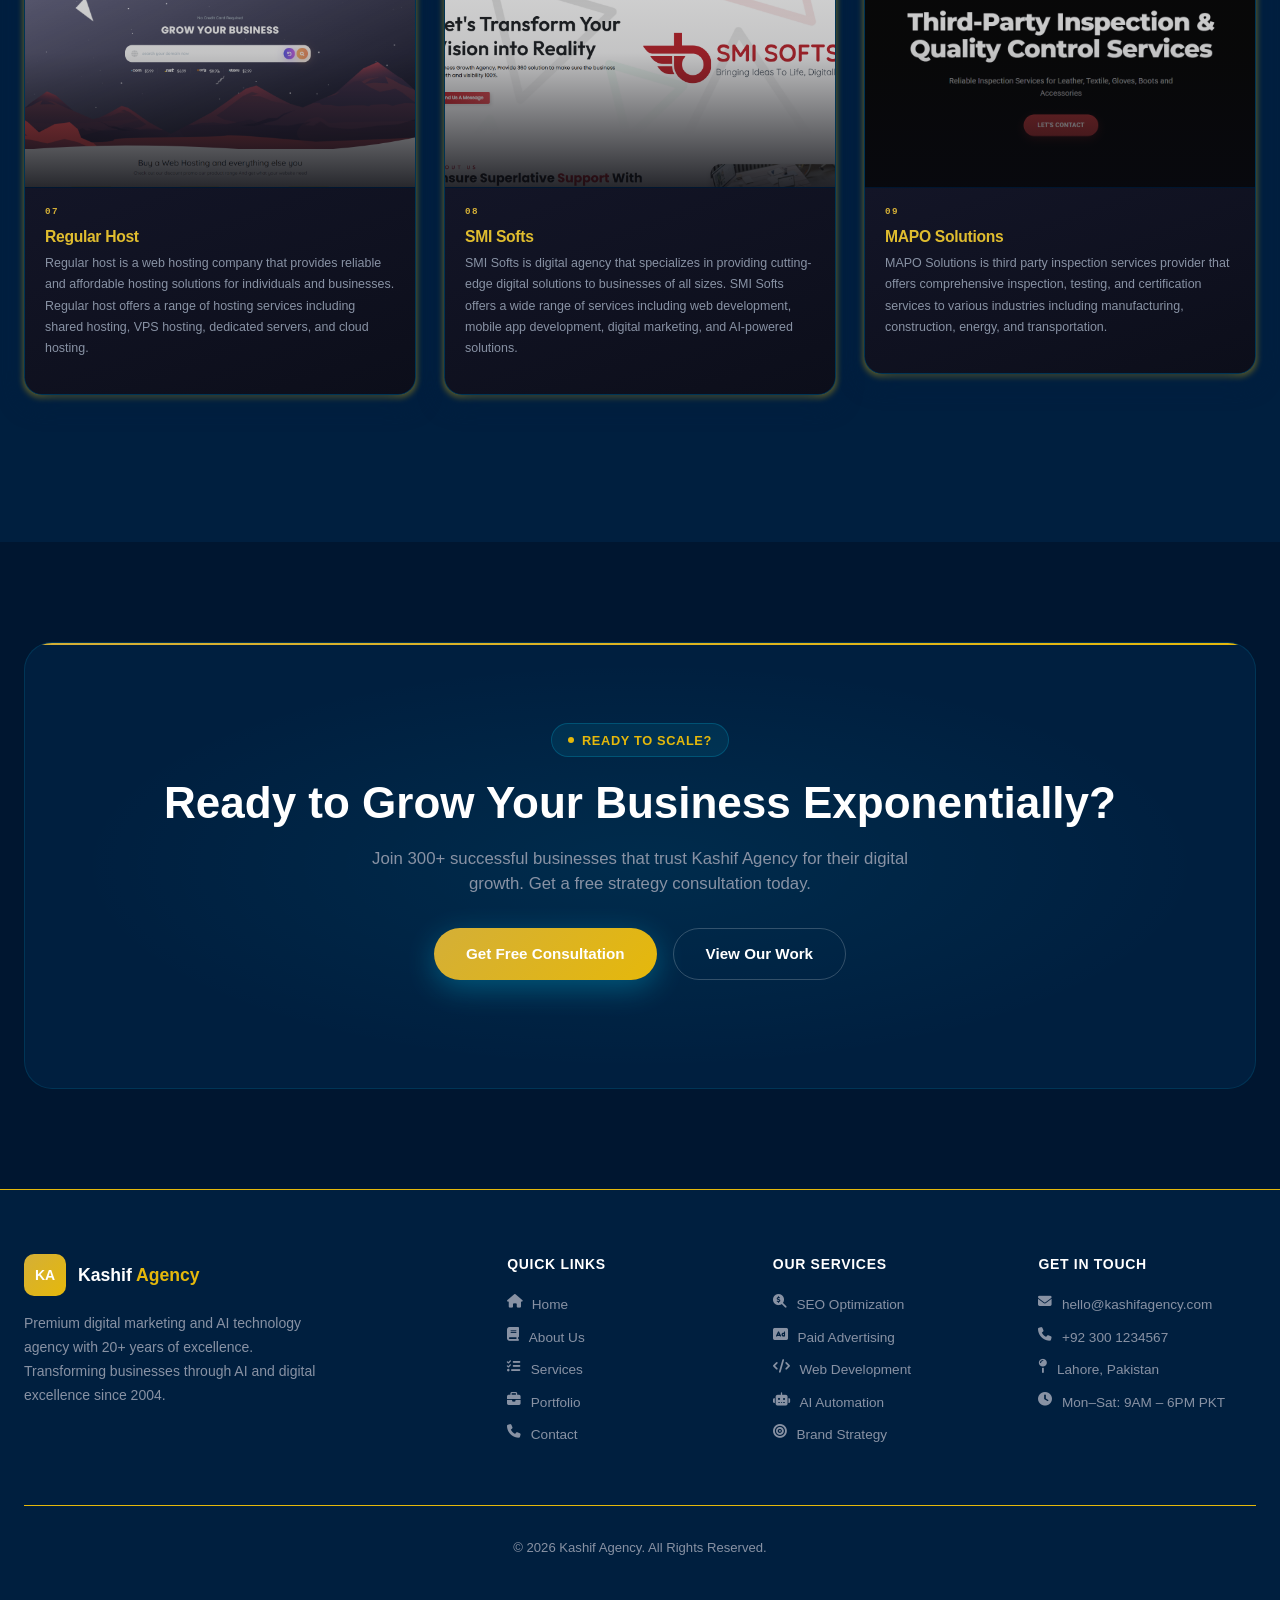
<file: portfolios.html>
<!DOCTYPE html>
<html lang="en">
<head>
  <meta charset="UTF-8">
  <meta name="viewport" content="width=device-width, initial-scale=1.0">
  <meta name="description" content="Kashif Agency — Premium Digital Marketing & AI Technology Agency. 20+ years of experience in SEO, Social Media, Web Development, AI Automation, and Business Consulting.">
  <meta name="keywords" content="digital marketing agency, SEO, AI automation, web development, branding, Pakistan">
  <meta name="author" content="Kashif Agency">
  <title>Kashif Agency — Portfolios</title>
  <link href="https://cdn.jsdelivr.net/npm/bootstrap@5.3.2/dist/css/bootstrap.min.css" rel="stylesheet">
  <link rel="preconnect" href="https://fonts.googleapis.com">
  <link rel="preconnect" href="https://fonts.gstatic.com" crossorigin>
  <link rel="stylesheet" href="https://cdnjs.cloudflare.com/ajax/libs/font-awesome/6.5.0/css/all.min.css">
  <link href="https://fonts.googleapis.com/css2?family=Orbitron:wght@400;600;700;900&family=Syne:wght@400;500;600;700;800&family=DM+Sans:wght@300;400;500;600&display=swap" rel="stylesheet">
  <link rel="stylesheet" href="assets/css/style.css">
</head>
<body>
  <div class="bg-grid" aria-hidden="true"></div>
  <div class="bg-orb orb1" aria-hidden="true"></div>
  <div class="bg-orb orb2" aria-hidden="true"></div>
  <div class="cursor-dot" aria-hidden="true"></div>
  <div class="cursor-ring" aria-hidden="true"></div>
  <div id="loading-screen" role="status" aria-label="Loading">
    <div class="loader-logo">KA</div>
    <div class="loader-bar"><div class="loader-fill"></div></div>
  </div>
  <header id="navbar" role="banner"></header>
  <main id="main-content">
    <section id="page-header" aria-label="Hero"><div id="hero-inner-pp"></div></section>
    <section id="portfolio" class="section-pad" aria-label="Portfolio"><div id="portfolio-inner"></div></section>
    <section id="cta" class="section-pad" aria-label="CTA"><div id="cta-inner"></div></section>
  </main>
  <footer id="footer" role="contentinfo"></footer>
  <script src="https://cdn.jsdelivr.net/npm/bootstrap@5.3.2/dist/js/bootstrap.bundle.min.js"></script>
  <script src="js/app.js"></script>
</body>
</html>
</file>
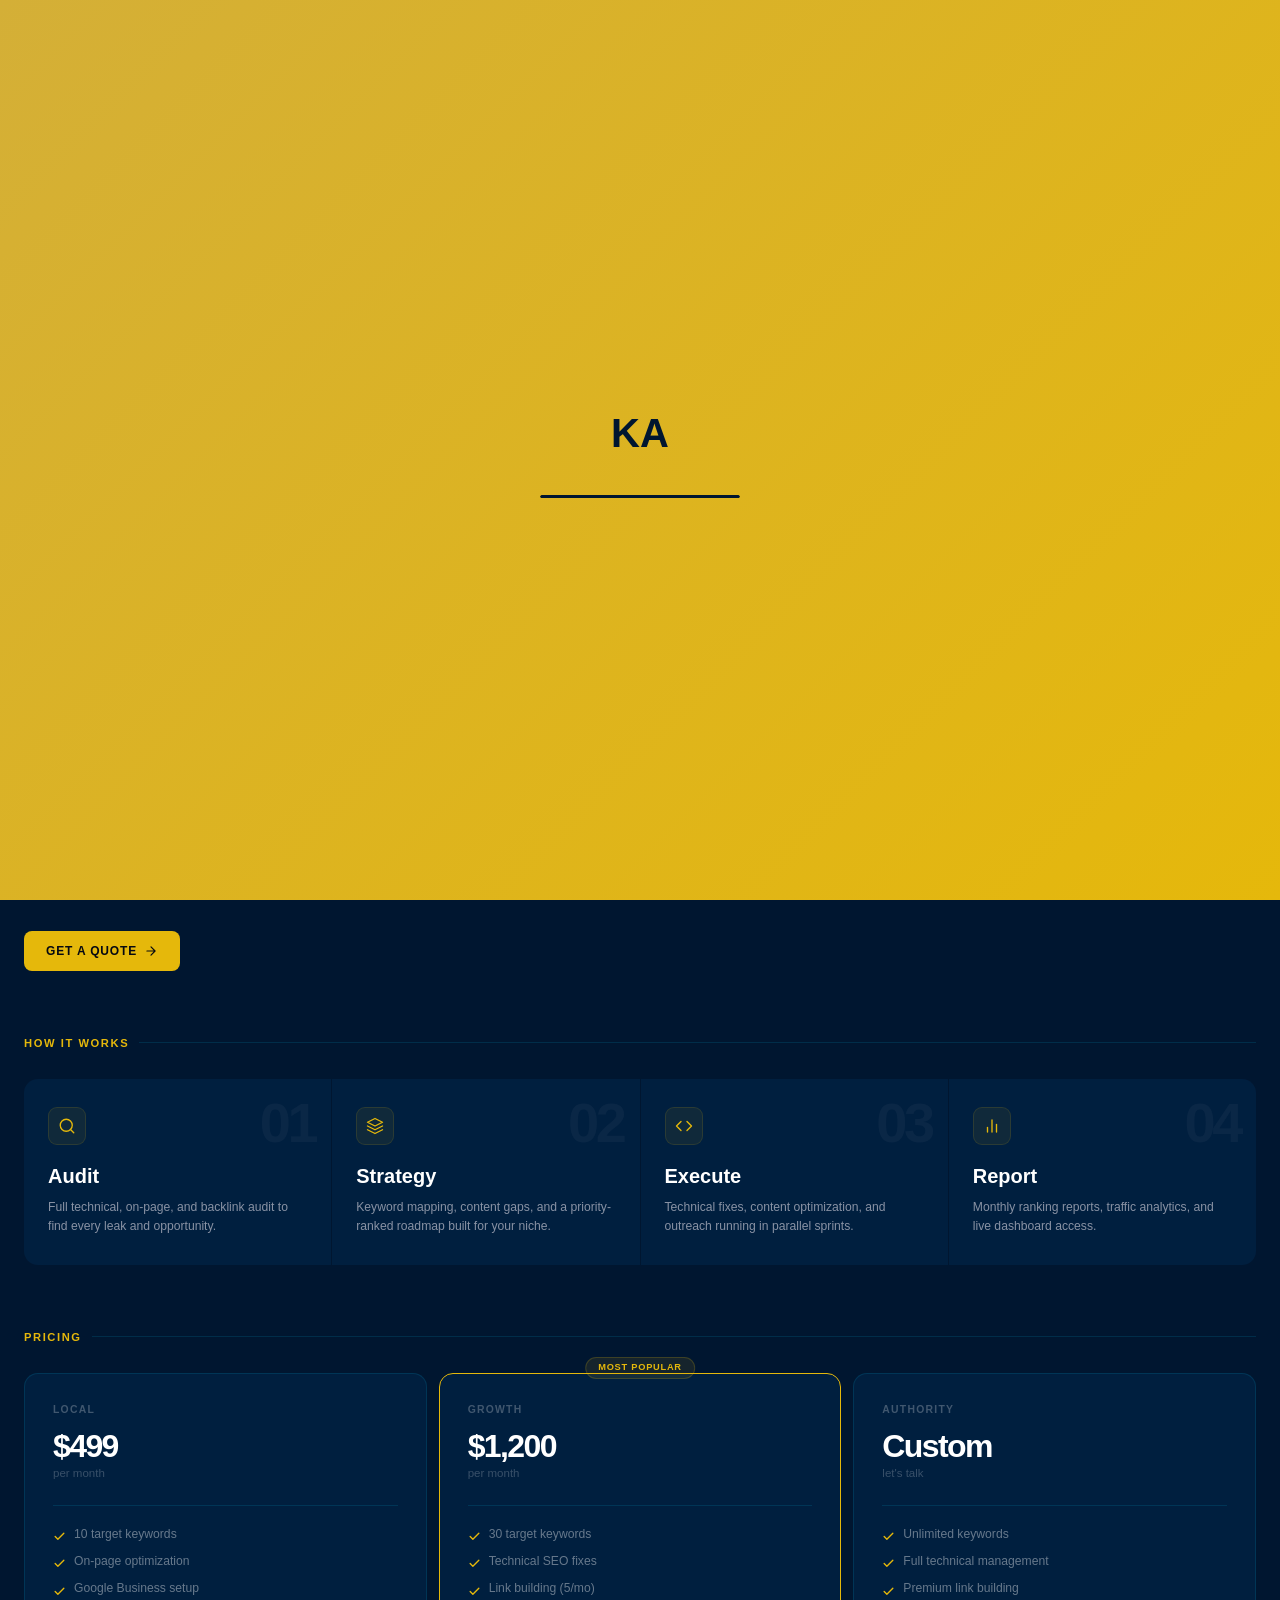
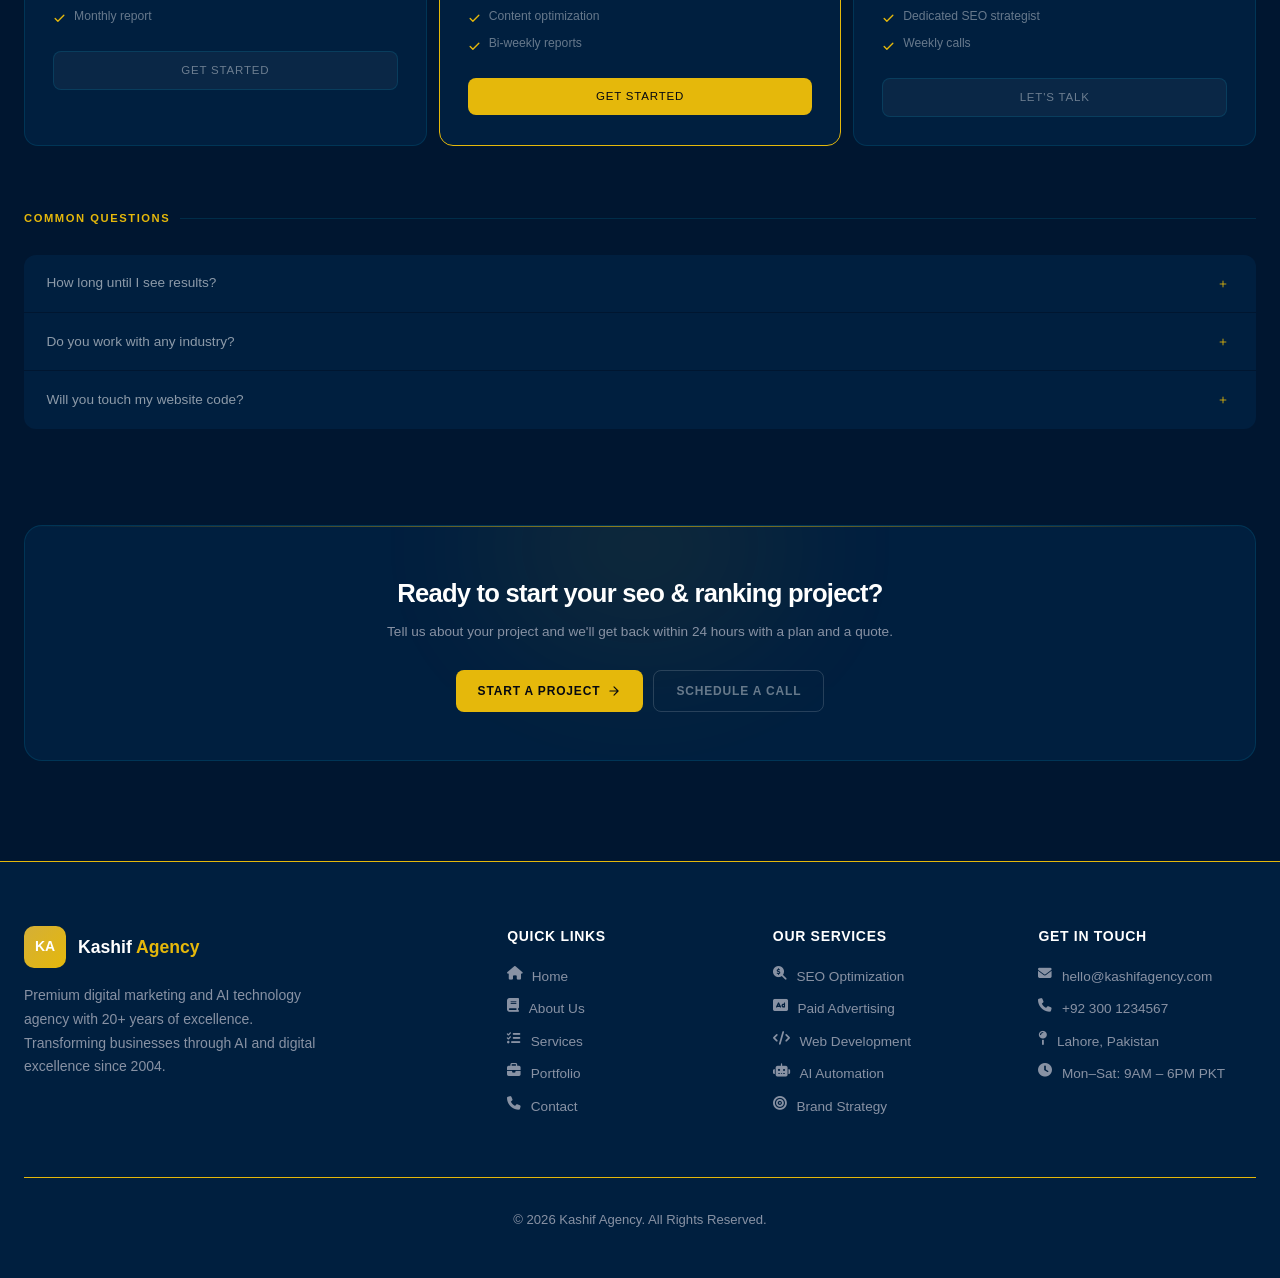
<file: services.html>
<!doctype html>
<html lang="en">
  <head>
    <meta charset="UTF-8" />
    <meta name="viewport" content="width=device-width, initial-scale=1.0" />
    <meta
      name="description"
      content="Kashif Agency — Premium Digital Marketing & AI Technology Agency. 20+ years of experience in SEO, Social Media, Web Development, AI Automation, and Business Consulting."
    />
    <meta
      name="keywords"
      content="digital marketing agency, SEO, AI automation, web development, branding, Pakistan"
    />
    <meta name="author" content="Kashif Agency" />
    <title>Kashif Agency — Portfolios</title>
    <link
      href="https://cdn.jsdelivr.net/npm/bootstrap@5.3.2/dist/css/bootstrap.min.css"
      rel="stylesheet"
    />
    <link rel="preconnect" href="https://fonts.googleapis.com" />
    <link rel="preconnect" href="https://fonts.gstatic.com" crossorigin />
    <link
      rel="stylesheet"
      href="https://cdnjs.cloudflare.com/ajax/libs/font-awesome/6.5.0/css/all.min.css"
    />
    <link
      href="https://fonts.googleapis.com/css2?family=Orbitron:wght@400;600;700;900&family=Syne:wght@400;500;600;700;800&family=DM+Sans:wght@300;400;500;600&display=swap"
      rel="stylesheet"
    />
    <link rel="stylesheet" href="assets/css/style.css" />
  </head>
  <body>
    <div class="bg-grid" aria-hidden="true"></div>
    <div class="bg-orb orb1" aria-hidden="true"></div>
    <div class="bg-orb orb2" aria-hidden="true"></div>
    <div class="cursor-dot" aria-hidden="true"></div>
    <div class="cursor-ring" aria-hidden="true"></div>
    <div id="loading-screen" role="status" aria-label="Loading">
      <div class="loader-logo">KA</div>
      <div class="loader-bar"><div class="loader-fill"></div></div>
    </div>
    <header id="navbar" role="banner"></header>
    <main id="main-content">
      <section id="page-header" aria-label="Hero">
        <div id="hero-inner-services"></div>
      </section>
      <!-- SERVICE TAB NAV -->
      <div class="sp-service-nav" aria-label="Services navigation">
        <div class="sp-service-nav-wrap">
          <div class="sp-service-nav-inner" id="sp-tab-nav"></div>
        </div>
      </div>

      <!-- Main Services Detailed Section -->
      <section id="services" class="section-pad" aria-label="Services">
        <div id="services-inner-detailed"></div>
      </section>
    </main>

    <footer id="footer" role="contentinfo"></footer>
    <script src="https://cdn.jsdelivr.net/npm/bootstrap@5.3.2/dist/js/bootstrap.bundle.min.js"></script>
    <script src="js/app.js"></script>
  </body>
</html>
</file>
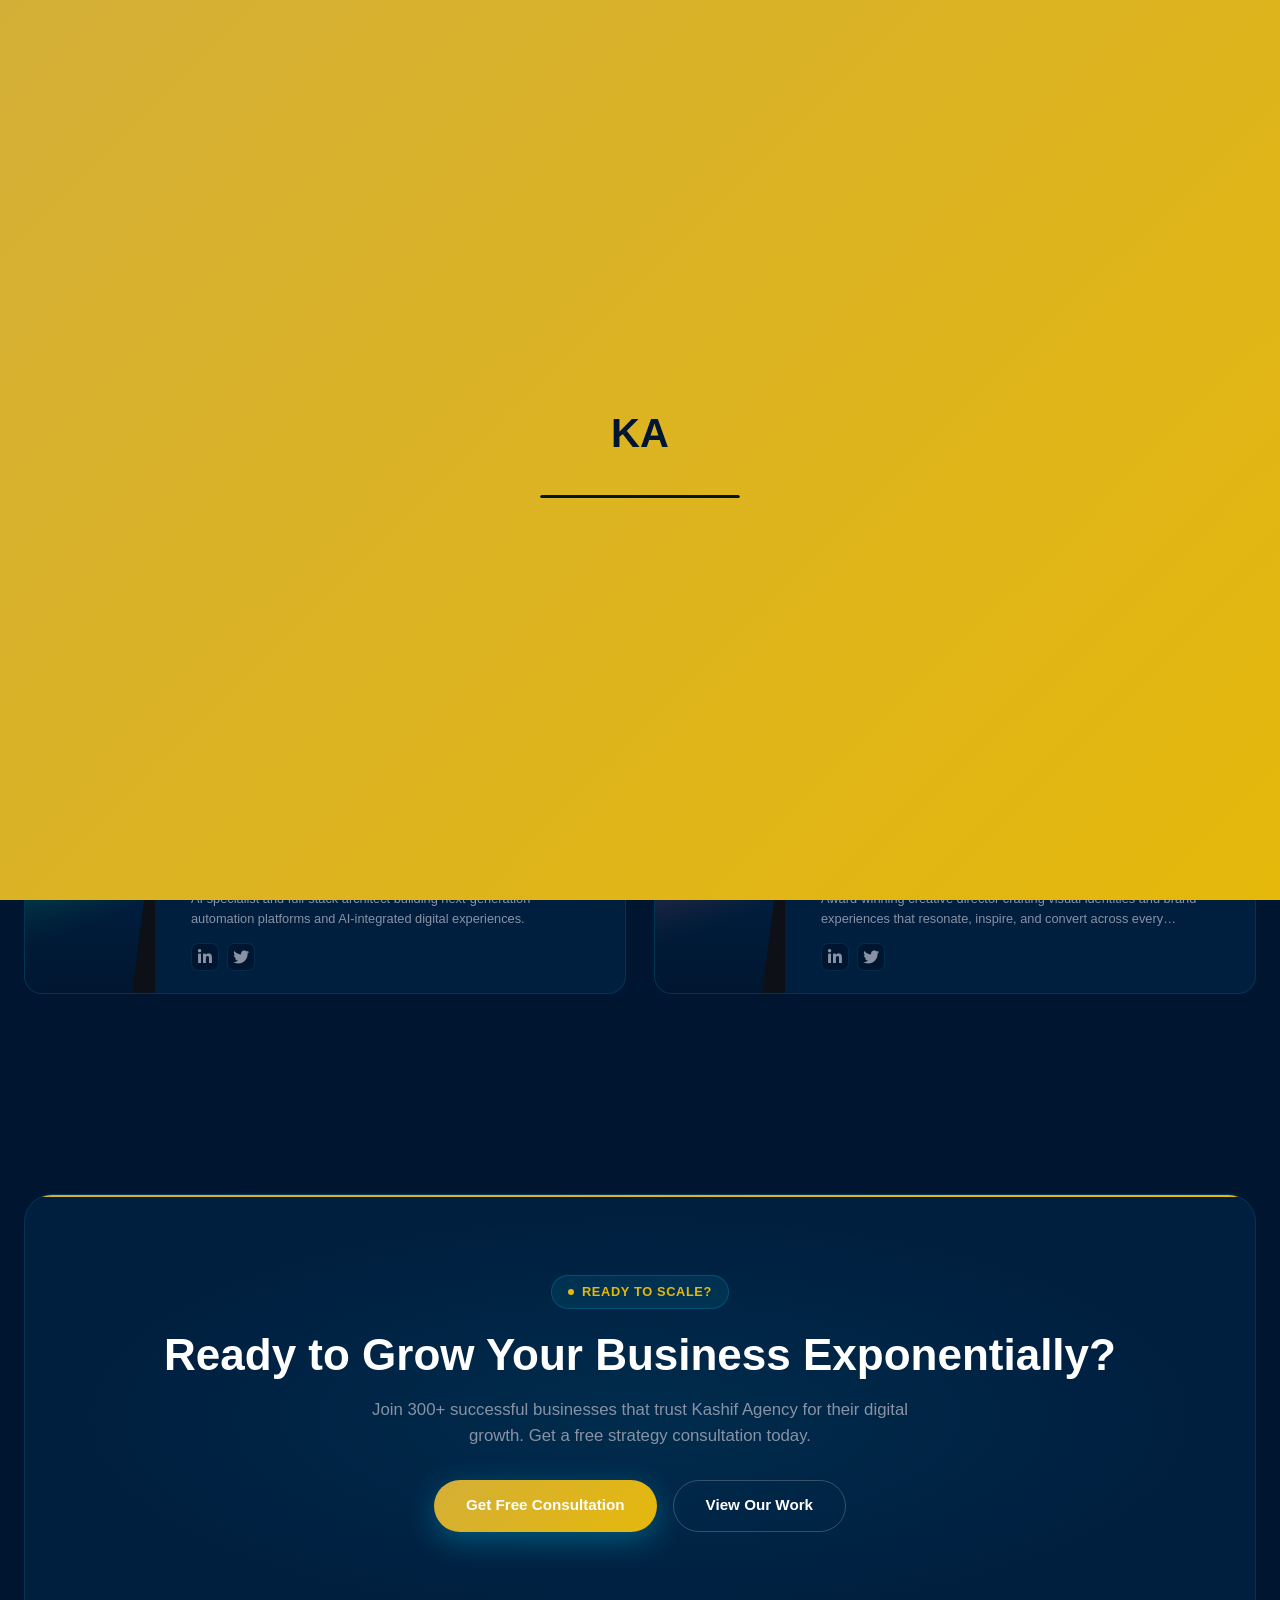
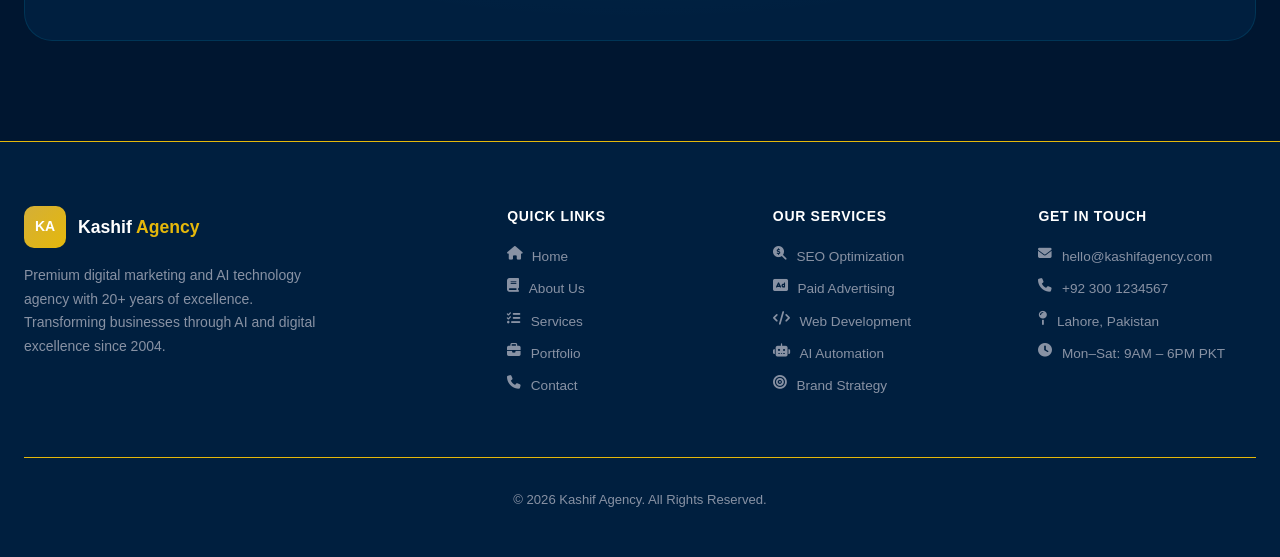
<file: team.html>
<!doctype html>
<html lang="en">
  <head>
    <meta charset="UTF-8" />
    <meta name="viewport" content="width=device-width, initial-scale=1.0" />
    <meta
      name="description"
      content="Kashif Agency — Premium Digital Marketing & AI Technology Agency. 20+ years of experience in SEO, Social Media, Web Development, AI Automation, and Business Consulting."
    />
    <meta
      name="keywords"
      content="digital marketing agency, SEO, AI automation, web development, branding, Pakistan"
    />
    <meta name="author" content="Kashif Agency" />
    <title>Kashif Agency — Portfolios</title>
    <link
      href="https://cdn.jsdelivr.net/npm/bootstrap@5.3.2/dist/css/bootstrap.min.css"
      rel="stylesheet"
    />
    <link rel="preconnect" href="https://fonts.googleapis.com" />
    <link rel="preconnect" href="https://fonts.gstatic.com" crossorigin />
    <link
      rel="stylesheet"
      href="https://cdnjs.cloudflare.com/ajax/libs/font-awesome/6.5.0/css/all.min.css"
    />
    <link
      href="https://fonts.googleapis.com/css2?family=Orbitron:wght@400;600;700;900&family=Syne:wght@400;500;600;700;800&family=DM+Sans:wght@300;400;500;600&display=swap"
      rel="stylesheet"
    />
    <link rel="stylesheet" href="assets/css/style.css" />
  </head>
  <body>
    <div class="bg-grid" aria-hidden="true"></div>
    <div class="bg-orb orb1" aria-hidden="true"></div>
    <div class="bg-orb orb2" aria-hidden="true"></div>
    <div class="cursor-dot" aria-hidden="true"></div>
    <div class="cursor-ring" aria-hidden="true"></div>
    <div id="loading-screen" role="status" aria-label="Loading">
      <div class="loader-logo">KA</div>
      <div class="loader-bar"><div class="loader-fill"></div></div>
    </div>
    <header id="navbar" role="banner"></header>
    <main id="main-content">
      <section id="page-header" aria-label="Hero">
        <div id="team-inner-pp"></div>
      </section>
      <!-- ===== TEAM SECTION ===== -->
      <section
        id="team"
        class="section-pad"
        aria-label="Team"
        style="background: var(--bg-darkNavy)"
      >
        <div id="team-page-inner"></div>
      </section>
      <section id="cta" class="section-pad" aria-label="CTA">
        <div id="cta-inner"></div>
      </section>
    </main>
    <footer id="footer" role="contentinfo"></footer>
    <script src="https://cdn.jsdelivr.net/npm/bootstrap@5.3.2/dist/js/bootstrap.bundle.min.js"></script>
    <script src="js/app.js"></script>
  </body>
</html>
</file>
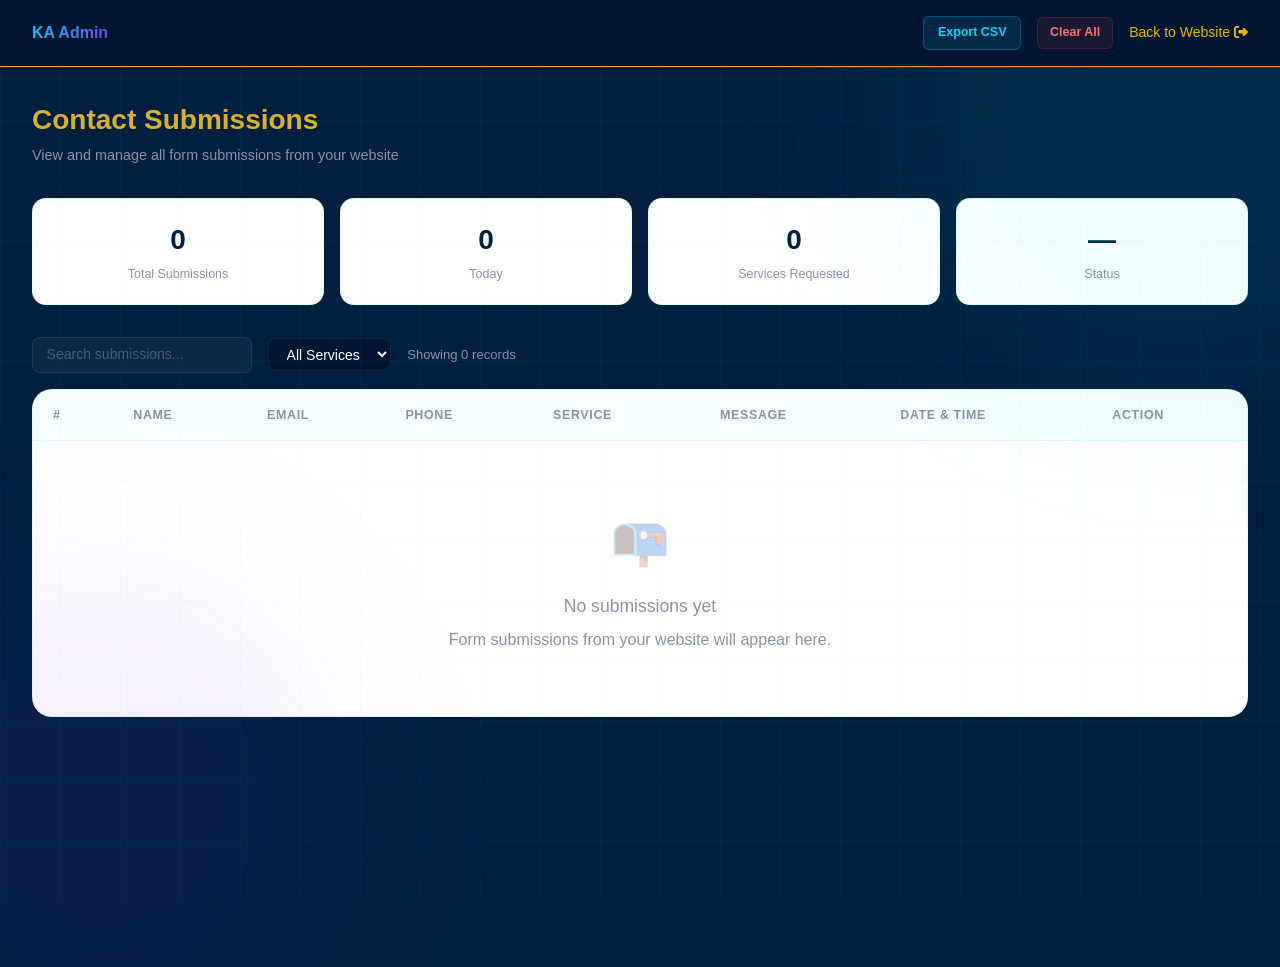
<file: admin/admin.html>
<!doctype html>
<html lang="en">
  <head>
    <meta charset="UTF-8" />
    <meta name="viewport" content="width=device-width, initial-scale=1.0" />
    <title>Kashif Agency — Admin Panel</title>
    <link
      href="https://cdn.jsdelivr.net/npm/bootstrap@5.3.2/dist/css/bootstrap.min.css"
      rel="stylesheet"
    />
    <link rel="stylesheet" href="https://cdnjs.cloudflare.com/ajax/libs/font-awesome/6.5.0/css/all.min.css">
    <link rel="stylesheet" href="../assets/css/style.css" />
    <link rel="preconnect" href="https://fonts.googleapis.com" />
    <link rel="preconnect" href="https://fonts.gstatic.com" crossorigin />
    <!-- <link rel="stylesheet" href="../assets/css/style.css" /> -->
  </head>
  <body>
    <div class="bg-grid" aria-hidden="true"></div>
    <div class="bg-orb orb1" aria-hidden="true"></div>
    <div class="bg-orb orb2" aria-hidden="true"></div>

    <!-- Admin Nav -->
    <nav class="admin-nav">
      <div class="admin-nav-logo">KA Admin</div>
      <div class="admin-nav-links">
        <button class="export-btn" id="export-btn" onclick="exportCSV()">
          Export CSV
        </button>
        <button class="btn-danger-soft" onclick="clearAll()">Clear All</button>
        <a href="index.html" class="admin-nav-link"> Back to Website <i class="fa-solid fa-right-from-bracket"></i> </a>
      </div>
    </nav>

    <!-- Admin Content -->
    <div class="admin-wrapper">
      <div class="admin-header">
        <div class="admin-title">Contact Submissions</div>
        <div class="admin-subtitle">
          View and manage all form submissions from your website
        </div>
      </div>

      <!-- Stats row -->
      <div class="admin-stats" id="admin-stats"></div>

      <!-- Search + Filter -->
      <div class="d-flex gap-3 align-items-center mb-3 flex-wrap">
        <input
          type="text"
          class="search-input"
          id="search-input"
          placeholder="Search submissions..."
          oninput="filterSubmissions(this.value)"
        />
        <select
          class="search-input"
          id="service-filter"
          onchange="filterByService(this.value)"
          style="width: auto; background:var(--bg-darkNavy)"
        >
          <option value="">All Services</option>
        </select>
        <span
          id="result-count"
          style="
            color: var(--muted);
            font-size: 0.82rem;
            font-family: &quot;Syne&quot;, sans-serif;
          "
        ></span>
      </div>

      <!-- Table Card -->
      <div class="admin-card">
        <div class="admin-table-wrap">
          <table class="admin-table" id="submissions-table">
            <thead>
              <tr>
                <th>#</th>
                <th>Name</th>
                <th>Email</th>
                <th>Phone</th>
                <th>Service</th>
                <th>Message</th>
                <th>Date & Time</th>
                <th>Action</th>
              </tr>
            </thead>
            <tbody id="submissions-body"></tbody>
          </table>
        </div>
        <div class="admin-empty" id="admin-empty" style="display: none">
          <div class="admin-empty-icon">📭</div>
          <div
            style="
              font-family: &quot;Syne&quot;, sans-serif;
              font-size: 1.1rem;
              margin-bottom: 0.5rem;
            "
          >
            No submissions yet
          </div>
          <div>Form submissions from your website will appear here.</div>
        </div>
      </div>
    </div>

    <script>
      // ── Data ─────────────────────────────────────────────
      function getSubmissions() {
        return JSON.parse(localStorage.getItem("ka_submissions") || "[]");
      }
      function saveSubmissions(data) {
        localStorage.setItem("ka_submissions", JSON.stringify(data));
      }

      // ── Render Stats ─────────────────────────────────────
      function renderStats(data) {
        const services = [
          ...new Set(data.map((d) => d.service).filter(Boolean)),
        ];
        const today = data.filter(
          (d) =>
            d.date ===
            new Date().toLocaleDateString("en-PK", {
              year: "numeric",
              month: "short",
              day: "numeric",
            }),
        ).length;

        const statsEl = document.getElementById("admin-stats");
        statsEl.innerHTML = `
        <div class="admin-stat-card">
          <div class="admin-stat-num">${data.length}</div>
          <div class="admin-stat-label">Total Submissions</div>
        </div>
        <div class="admin-stat-card">
          <div class="admin-stat-num">${today}</div>
          <div class="admin-stat-label">Today</div>
        </div>
        <div class="admin-stat-card">
          <div class="admin-stat-num">${services.length}</div>
          <div class="admin-stat-label">Services Requested</div>
        </div>
        <div class="admin-stat-card">
          <div class="admin-stat-num">${data.length > 0 ? "✓" : "—"}</div>
          <div class="admin-stat-label">Status</div>
        </div>`;
      }

      // ── Render Table ──────────────────────────────────────
      function renderTable(data) {
        const tbody = document.getElementById("submissions-body");
        const empty = document.getElementById("admin-empty");
        const countEl = document.getElementById("result-count");

        countEl.textContent = `Showing ${data.length} record${data.length !== 1 ? "s" : ""}`;

        if (!data.length) {
          tbody.innerHTML = "";
          empty.style.display = "block";
          return;
        }
        empty.style.display = "none";

        tbody.innerHTML = data
          .map(
            (row, i) => `
        <tr onclick="toggleDetail('detail-${row.id}')" style="cursor:pointer">
          <td style="color:var(--muted);font-size:0.8rem">${i + 1}</td>
          <td><strong style="color:var(--muted)">${escHtml(row.name)}</strong></td>
          <td><a href="mailto:${escHtml(row.email)}" style="color:var(--muted)" onclick="event.stopPropagation()">${escHtml(row.email)}</a></td>
          <td>${row.phone ? escHtml(row.phone) : '<span style="opacity:.4">—</span>'}</td>
          <td>${row.service ? `<span class="badge-service">${escHtml(row.service)}</span>` : '<span style="opacity:.4">—</span>'}</td>
          <td><div class="message-cell">${escHtml(row.message)}</div></td>
          <td style="white-space:nowrap;font-size:0.8rem">${row.date}<br><span style="color:var(--muted)">${row.time}</span></td>
          <td onclick="event.stopPropagation()">
            <button onclick="deleteRow(${row.id})" style="background:none;border:none;color:var(--muted);cursor:pointer;padding:4px" title="Delete">
              <svg width="15" height="15" viewBox="0 0 24 24" fill="none" stroke="currentColor" stroke-width="2"><polyline points="3 6 5 6 21 6"/><path d="M19 6v14a2 2 0 0 1-2 2H7a2 2 0 0 1-2-2V6m3 0V4a1 1 0 0 1 1-1h4a1 1 0 0 1 1 1v2"/></svg>
            </button>
          </td>
        </tr>
        <tr class="row-detail" style="background:var(--bg-darkNavy)" id="detail-${row.id}">
          <td colspan="8">
            <strong style="font-family:'Syne',sans-serif;font-size:0.82rem;color:var(--gold)">FULL MESSAGE</strong>
            <div class="detail-message">${escHtml(row.message)}</div>
          </td>
        </tr>`,
          )
          .join("");
      }

      // ── Toggle row detail ─────────────────────────────────
      function toggleDetail(id) {
        const el = document.getElementById(id);
        if (el) el.classList.toggle("open");
      }

      // ── Delete Row ────────────────────────────────────────
      function deleteRow(id) {
        if (!confirm("Delete this submission?")) return;
        const data = getSubmissions().filter((d) => d.id !== id);
        saveSubmissions(data);
        load();
      }

      // ── Clear All ─────────────────────────────────────────
      function clearAll() {
        if (!confirm("Delete ALL submissions? This cannot be undone.")) return;
        localStorage.removeItem("ka_submissions");
        load();
      }

      // ── Search ────────────────────────────────────────────
      let allData = [];
      function filterSubmissions(query) {
        const q = query.toLowerCase();
        const service = document.getElementById("service-filter").value;
        const filtered = allData.filter((d) => {
          const matchQ =
            !q ||
            [d.name, d.email, d.phone, d.message, d.service].some((v) =>
              (v || "").toLowerCase().includes(q),
            );
          const matchS = !service || d.service === service;
          return matchQ && matchS;
        });
        renderTable(filtered);
      }
      function filterByService(val) {
        filterSubmissions(document.getElementById("search-input").value);
      }

      // ── Export CSV ────────────────────────────────────────
      function exportCSV() {
        const data = getSubmissions();
        if (!data.length) {
          alert("No submissions to export.");
          return;
        }
        const headers = [
          "#",
          "Name",
          "Email",
          "Phone",
          "Service",
          "Message",
          "Date",
          "Time",
        ];
        const rows = data.map((d, i) => [
          i + 1,
          d.name,
          d.email,
          d.phone || "",
          d.service || "",
          d.message.replace(/,/g, " "),
          d.date,
          d.time,
        ]);
        const csv = [headers, ...rows]
          .map((r) => r.map((c) => `"${c}"`).join(","))
          .join("\n");
        const a = document.createElement("a");
        a.href = URL.createObjectURL(new Blob([csv], { type: "text/csv" }));
        a.download = `kashif-agency-submissions-${Date.now()}.csv`;
        a.click();
      }

      // ── Escape HTML ───────────────────────────────────────
      function escHtml(str) {
        if (!str) return "";
        return str
          .replace(/&/g, "&amp;")
          .replace(/</g, "&lt;")
          .replace(/>/g, "&gt;")
          .replace(/"/g, "&quot;");
      }

      // ── Populate service filter ───────────────────────────
      function populateServiceFilter(data) {
        const services = [
          ...new Set(data.map((d) => d.service).filter(Boolean)),
        ];
        const sel = document.getElementById("service-filter");
        services.forEach((s) => {
          const opt = document.createElement("option");
          opt.value = s;
          opt.textContent = s;
          sel.appendChild(opt);
        });
      }

      // ── Main Load ─────────────────────────────────────────
      function load() {
        allData = getSubmissions().reverse(); // newest first
        renderStats(allData);
        populateServiceFilter(allData);
        renderTable(allData);
      }
      load();
    </script>
  </body>
</html>
</file>
<file: assets/css/style.css>
/* ── Google Fonts ─────────────────────────────────────────── */
@import url("https://api.fontshare.com/v2/css?f[]=general-sans@300,400,500,600,700&f[]=satoshi@300,400,500,700,900&display=swap");

/* ── CSS Variables ────────────────────────────────────────── */
:root {
  --primary: #001f3f;
  --secondary: #e5b80b;
  --gold: #e5b80b;
  --darkGold: #d4af37;
  --accent: #7c3aed;
  --accent2: #00ff88;
  --bg: #e5b80b;
  --bg-card: #fff;
  --bg-darkNavy: #001630;
  --bg-glass: #001f3f;
  --border: rgba(0, 212, 255, 0.12);
  --border-gold: rgba(255, 215, 0, 0.2);
  --text: #ffffff;
  --muted: #8892a4;
  --grad-main: linear-gradient(135deg, #d4af37 0%, #e5b80b 100%);
  --grad-gold: linear-gradient(135deg, #e5b80b 0%, #ff8c00 100%);
  --grad-green: linear-gradient(135deg, #00ff88 0%, #00d4ff 100%);
  --shadow-glow: 0 0 40px rgba(0, 212, 255, 0.15);
  --shadow-card: 0 20px 60px rgba(0, 0, 0, 0.5);
  --radius: 16px;
  --radius-sm: 8px;
  --transition: all 0.3s cubic-bezier(0.4, 0, 0.2, 1);
  /* FIX: these were used lower down (Services Detail Page block) but never defined */
  --faint: rgba(255, 255, 255, 0.04);
  --border-md: rgba(255, 255, 255, 0.15);
  --bg-card-2: rgba(255, 255, 255, 0.02);
}

*,
*::before,
*::after {
  box-sizing: border-box;
  margin: 0;
  padding: 0;
}

html {
  scroll-behavior: smooth;
  overflow-x: hidden;
}

body {
  font-family: "Sora", sans-serif;
  background-color: #001f3f;
  color: var(--text);
  overflow-x: hidden;
  cursor: default;
}

a {
  text-decoration: none;
  color: inherit;
}

img {
  max-width: 100%;
}

ul {
  list-style: none;
}

/* ── Loading Screen ───────────────────────────────────────── */
#loading-screen {
  position: fixed;
  inset: 0;
  background: var(--grad-main);
  display: flex;
  flex-direction: column;
  align-items: center;
  justify-content: center;
  z-index: 9999;
  transition:
    opacity 0.5s ease,
    visibility 0.5s ease;
}

#loading-screen.hidden {
  opacity: 0;
  visibility: hidden;
}

.loader-logo {
  font-family: "General Sans", sans-serif;
  font-size: 2.5rem;
  font-weight: 900;
  background: var(--bg-darkNavy);
  -webkit-background-clip: text;
  -webkit-text-fill-color: transparent;
  margin-bottom: 2rem;
  animation: pulse 1.5s ease-in-out infinite;
}

.loader-bar {
  width: 200px;
  height: 3px;
  background: var(--gold);
  border-radius: 2px;
  overflow: hidden;
}

.loader-fill {
  height: 100%;
  background: var(--bg-darkNavy);
  border-radius: 2px;
  animation: load 2s ease-in-out forwards;
}

@keyframes load {
  from {
    width: 0;
  }

  to {
    width: 100%;
  }
}

@keyframes pulse {
  0%,
  100% {
    opacity: 1;
  }

  50% {
    opacity: 0.5;
  }
}

/* ── Custom Cursor ────────────────────────────────────────── */
.cursor-dot {
  position: fixed;
  width: 8px;
  height: 8px;
  background: var(--gold);
  border-radius: 50%;
  pointer-events: none;
  z-index: 9998;
  transform: translate(-50%, -50%);
  transition:
    transform 0.1s,
    width 0.2s,
    height 0.2s;
}

.cursor-ring {
  position: fixed;
  width: 32px;
  height: 32px;
  border: 1.5px solid var(--darkGold);
  border-radius: 50%;
  pointer-events: none;
  z-index: 9997;
  transform: translate(-50%, -50%);
  transition:
    transform 0.15s,
    width 0.2s,
    height 0.2s,
    opacity 0.2s;
}

@media (hover: none) {
  .cursor-dot,
  .cursor-ring {
    display: none;
  }
}

/* ── Scrollbar ────────────────────────────────────────────── */
::-webkit-scrollbar {
  width: 6px;
}

::-webkit-scrollbar-track {
  background: #001f3f;
}

::-webkit-scrollbar-thumb {
  background: var(--gold);
  border-radius: 3px;
}

/* ── Background Grid ──────────────────────────────────────── */
.bg-grid {
  position: fixed;
  inset: 0;
  background-image:
    linear-gradient(rgba(0, 212, 255, 0.03) 1px, transparent 1px),
    linear-gradient(90deg, rgba(0, 212, 255, 0.03) 1px, transparent 1px);
  background-size: 60px 60px;
  pointer-events: none;
  z-index: 0;
}

.bg-orb {
  position: fixed;
  border-radius: 50%;
  filter: blur(80px);
  pointer-events: none;
  z-index: 0;
}

.orb1 {
  width: 600px;
  height: 600px;
  background: rgba(0, 212, 255, 0.06);
  top: -200px;
  right: -200px;
}

.orb2 {
  width: 500px;
  height: 500px;
  background: rgba(124, 58, 237, 0.07);
  bottom: -150px;
  left: -150px;
}

/* ── Navigation ───────────────────────────────────────────── */
#navbar {
  position: fixed;
  top: 0;
  left: 0;
  right: 0;
  z-index: 1000;
  padding: 1.25rem 0;
  transition: var(--transition);
}

#navbar.scrolled {
  background: var(--bg-darkNavy);
  backdrop-filter: blur(20px);
  padding: 0.75rem 0;
  border-bottom: 1px solid var(--darkGold);
}

.nav-inner {
  max-width: 1320px;
  margin: 0 auto;
  padding: 0 1.5rem;
  display: flex;
  align-items: center;
  justify-content: space-between;
}

.nav-logo {
  display: flex;
  align-items: center;
  gap: 0.75rem;
  font-family: "General Sans", sans-serif;
}

.logo-mark {
  width: 42px;
  height: 42px;
  background: var(--grad-main);
  border-radius: 10px;
  display: flex;
  align-items: center;
  justify-content: center;
  font-weight: 900;
  font-size: 0.875rem;
  color: #fff;
}

.logo-text {
  font-size: 1.1rem;
  font-weight: 700;
  color: var(--text);
}

.logo-text span {
  color: var(--gold);
}

.nav-links {
  display: flex;
  align-items: center;
  gap: 0.25rem;
}

.nav-link {
  padding: 0.5rem 1rem;
  font-size: 0.875rem;
  font-weight: 500;
  color: var(--muted);
  border-radius: var(--radius-sm);
  transition: var(--transition);
  font-family: "General Sans", sans-serif;
  letter-spacing: 0.02em;
}

.nav-link:hover,
.nav-link.active {
  color: var(--gold);
  background: rgba(0, 212, 255, 0.08);
}

.nav-cta {
  background: var(--grad-main);
  color: #fff !important;
  padding: 0.5rem 1.25rem;
  border-radius: 50px;
}

.nav-cta:hover {
  background: var(--grad-main) !important;
  transform: translateY(-1px);
  box-shadow: 0 8px 24px rgba(0, 212, 255, 0.35);
}

.nav-toggle {
  display: none;
  flex-direction: column;
  gap: 5px;
  background: transparent;
  cursor: pointer;
  padding: 4px;
  /* border: solid 1px white; */
  /* border-radius: 10px; */
}

.nav-toggle .nav-toggle-icon {
  display: block;
  width: 24px;
  height: 2px;
  /* border-radius: 10px; */
  transition: var(--transition);
}

.nav-mobile {
  display: none;
  background: var(--bg-darkNavy);
  backdrop-filter: blur(20px);
  border-top: 1px solid var(--border);
  padding: 1rem;
}

.nav-mobile.open {
  display: block;
}

.nav-mobile .nav-link {
  display: block;
  padding: 0.75rem 1rem;
}

/* ── Section Base ─────────────────────────────────────────── */
section {
  position: relative;
  z-index: 1;
  overflow: hidden;
}

.container {
  max-width: 1320px;
  margin: 0 auto;
  padding: 0 1.5rem;
}

.section-pad {
  padding: 100px 0;
}

.section-badge {
  display: inline-flex;
  align-items: center;
  gap: 0.5rem;
  background: rgba(0, 212, 255, 0.08);
  border: 1px solid rgba(0, 212, 255, 0.2);
  color: var(--primary);
  padding: 0.4rem 1rem;
  border-radius: 50px;
  font-size: 0.8rem;
  font-weight: 600;
  font-family: "General Sans", sans-serif;
  letter-spacing: 0.05em;
  text-transform: uppercase;
  margin-bottom: 1.25rem;
}

.section-badge::before {
  content: "";
  width: 6px;
  height: 6px;
  background: var(--primary);
  border-radius: 50%;
}

.section-title {
  font-family: "Satoshi", sans-serif;
  font-size: clamp(4rem, 4vw, 3rem);
  font-weight: 700;
  line-height: 1.15;
  color: var(--text);
}

.section-title .highlight {
  background: var(--grad-main);
  -webkit-background-clip: text;
  -webkit-text-fill-color: transparent;
}

.section-title .highlight-gold {
  background: var(--grad-gold);
  -webkit-background-clip: text;
  -webkit-text-fill-color: transparent;
}

.section-desc {
  font-family: "General Sans", sans-serif;
  color: var(--muted);
  font-size: 1.05rem;
  line-height: 1.75;
  max-width: 600px;
}

/* ── Hero Section ─────────────────────────────────────────── */
#home {
  min-height: 100vh;
  display: flex;
  align-items: center;
  padding: 120px 0 80px;
  position: relative;
  border-bottom: 1px solid var(--darkGold);
}

.hero-particles {
  position: absolute;
  inset: 0;
  pointer-events: none;
}

.particle {
  position: absolute;
  width: 3px;
  height: 3px;
  background: var(--darkGold);
  border-radius: 50%;
  animation: float-particle linear infinite;
  opacity: 0.6;
}

@keyframes float-particle {
  0% {
    transform: translateY(100vh) translateX(0);
    opacity: 0;
  }

  10% {
    opacity: 0.6;
  }

  90% {
    opacity: 0.6;
  }

  100% {
    transform: translateY(-100px) translateX(var(--drift));
    opacity: 0;
  }
}

.hero-badge {
  display: inline-flex;
  align-items: center;
  gap: 0.5rem;
  background: rgba(0, 212, 255, 0.08);
  border: 1px solid rgba(0, 212, 255, 0.25);
  color: var(--primary);
  padding: 0.5rem 1.25rem;
  border-radius: 50px;
  font-size: 0.85rem;
  font-weight: 600;
  font-family: "General Sans", sans-serif;
  margin-bottom: 1.5rem;
  animation: fadeInDown 0.8s ease 0.3s both;
}

.hero-badge .dot {
  width: 8px;
  height: 8px;
  border-radius: 50%;
  background: var(--primary);
  animation: pulse-dot 1.5s ease-in-out infinite;
}

@keyframes pulse-dot {
  0%,
  100% {
    transform: scale(1);
  }

  50% {
    transform: scale(1.4);
  }
}

.hero-title {
  font-family: "Satoshi", sans-serif;
  text-align: center;
  font-size: clamp(2.8rem, 6vw, 5rem);
  font-weight: 700;
  line-height: 1.08;
  color: var(--text);
  animation: fadeInUp 0.8s ease 0.5s both;
}

.line2 {
  font-family: "Satoshi", sans-serif;
  font-weight: 700;
  font-size: clamp(2.8rem, 6vw, 5rem);
  background: var(--grad-main);
  -webkit-background-clip: text;
  -webkit-text-fill-color: transparent;
  animation: fadeInUp 0.8s ease 0.5s both;
}

.hero-subtitle {
  text-align: center;
  font-family: "General Sans", sans-serif;
  font-size: clamp(0.75rem, 1.5vw, 0.9rem);
  color: var(--muted);
  letter-spacing: 0.15em;
  text-transform: uppercase;
  margin-bottom: 1.25rem;
  animation: fadeInUp 0.8s ease 0.6s both;
}

.hero-cta {
  display: flex;
  gap: 1rem;
  align-items: center;
  justify-content: center;
  animation: fadeInUp 0.8s ease 0.8s both;
}

.btn-primary {
  display: inline-flex;
  align-items: center;
  gap: 0.5rem;
  background: var(--grad-main);
  color: #fff;
  padding: 0.85rem 2rem;
  border-radius: 50px;
  font-weight: 600;
  font-size: 0.95rem;
  font-family: "General Sans", sans-serif;
  border: none;
  cursor: pointer;
  transition: var(--transition);
  box-shadow: 0 8px 30px rgba(0, 212, 255, 0.3);
}

.btn-primary:hover {
  transform: translateY(-2px);
  box-shadow: 0 12px 40px rgba(0, 212, 255, 0.45);
  color: #fff;
}

.btn-outline {
  display: inline-flex;
  align-items: center;
  gap: 0.5rem;
  background: transparent;
  color: var(--text);
  padding: 0.85rem 2rem;
  border-radius: 50px;
  font-weight: 600;
  font-size: 0.95rem;
  font-family: "General Sans", sans-serif;
  border: 1px solid rgba(255, 255, 255, 0.2);
  cursor: pointer;
  transition: var(--transition);
}

.btn-outline:hover {
  border-color: var(--primary);
  color: var(--primary);
  background: rgba(0, 212, 255, 0.05);
  transform: translateY(-2px);
}

#stats {
  background: var(--bg-darkNavy);
}

.stats-container {
  display: flex;
  align-items: center;
  justify-content: center;
}

.hero-stats {
  margin: 1rem 0;
  display: flex;
  gap: 2.5rem;
  flex-wrap: wrap;
  animation: fadeInUp 0.8s ease 0.9s both;
}

.stat-item {
  text-align: left;
}

.stat-value {
  font-family: "Satoshi", sans-serif;
  font-size: 1.75rem;
  font-weight: 900;
  background: var(--grad-main);
  -webkit-background-clip: text;
  -webkit-text-fill-color: transparent;
  display: block;
}

.stat-label {
  font-size: 0.78rem;
  color: var(--muted);
  text-transform: uppercase;
  letter-spacing: 0.08em;
}

.orbit-container {
  position: relative;
  width: 100%;
  margin-top: 15rem;
}

.orbit-center {
  position: absolute;
  top: 50%;
  left: 50%;
  transform: translate(-50%, -50%);
  background: var(--grad-main);
  border-radius: 20px;
  display: flex;
  align-items: center;
  justify-content: center;
  font-family: "General Sans", sans-serif;
  font-size: 1.5rem;
  font-weight: 900;
  color: #fff;
  box-shadow: 0 0 40px rgba(0, 212, 255, 0.4);
}

.orbit-ring {
  position: absolute;
  top: 50%;
  left: 50%;
  transform: translate(-50%, -50%);
  border: 1px solid rgba(0, 212, 255, 0.15);
  border-radius: 50%;
  animation: spin linear infinite;
}

.ring-1 {
  width: 600px;
  height: 400px;
  animation-duration: 8s;
}

.ring-2 {
  width: 650px;
  height: 450px;
  animation-duration: 14s;
  animation-direction: reverse;
}

.ring-3 {
  width: 700px;
  height: 500px;
  animation-duration: 20s;
}

@keyframes spin {
  from {
    transform: translate(-50%, -50%) rotate(0);
  }

  to {
    transform: translate(-50%, -50%) rotate(360deg);
  }
}

.orbit-dot {
  position: absolute;
  width: 10px;
  height: 10px;
  background: var(--darkGold);
  border-radius: 50%;
  box-shadow: 0 0 10px var(--darkGold);
}

.ring-1 .orbit-dot {
  top: -5px;
  left: calc(50% - 5px);
}

.ring-2 .orbit-dot {
  top: -5px;
  left: calc(50% - 5px);
  background: #fff;
  box-shadow: 0 0 10px white;
}

.ring-3 .orbit-dot {
  top: -5px;
  left: calc(50% - 5px);
  background: var(--darkGold);
  box-shadow: 0 0 10px var(--da);
}

.floating-badge.fb1 {
  top: 15%;
  right: -10%;
  animation-delay: 0s;
}

.floating-badge.fb2 {
  bottom: 20%;
  left: -10%;
  animation-delay: 1s;
}

.floating-badge.fb3 {
  bottom: 5%;
  right: 5%;
  animation-delay: 0.5s;
}

@keyframes float-badge {
  0%,
  100% {
    transform: translateY(0);
  }

  50% {
    transform: translateY(-8px);
  }
}

/* ── Animations ───────────────────────────────────────────── */
@keyframes fadeInDown {
  from {
    opacity: 0;
    transform: translateY(-20px);
  }

  to {
    opacity: 1;
    transform: translateY(0);
  }
}

@keyframes fadeInUp {
  from {
    opacity: 0;
    transform: translateY(30px);
  }

  to {
    opacity: 1;
    transform: translateY(0);
  }
}

@keyframes fadeInRight {
  from {
    opacity: 0;
    transform: translateX(40px);
  }

  to {
    opacity: 1;
    transform: translateX(0);
  }
}

@keyframes fadeIn {
  from {
    opacity: 0;
  }

  to {
    opacity: 1;
  }
}

/* Scroll Reveal (used site-wide; homepage triggers via .visible) */
.reveal {
  opacity: 0;
  transform: translateY(40px);
  transition:
    opacity 0.7s ease,
    transform 0.7s ease;
}

.reveal.visible {
  opacity: 1;
  transform: none;
}

.reveal-left {
  opacity: 0;
  transform: translateX(-40px);
  transition:
    opacity 0.7s ease,
    transform 0.7s ease;
}

.reveal-left.visible {
  opacity: 1;
  transform: none;
}

.reveal-right {
  opacity: 0;
  transform: translateX(40px);
  transition:
    opacity 0.7s ease,
    transform 0.7s ease;
}

.reveal-right.visible {
  opacity: 1;
  transform: none;
}

.delay-1 {
  transition-delay: 0.1s !important;
}

.delay-2 {
  transition-delay: 0.2s !important;
}

.delay-3 {
  transition-delay: 0.3s !important;
}

.delay-4 {
  transition-delay: 0.4s !important;
}

/* ── About Section ────────────────────────────────────────── */
#about {
  background: transparent;
}

.about-grid {
  display: grid;
  grid-template-columns: 1fr 1fr;
  gap: 5rem;
  align-items: center;
}

.about-visual {
  position: relative;
}

.about-img-wrap {
  background: var(--bg-card);
  border: 1px solid var(--border);
  border-radius: 24px;
  padding: 3rem;
  position: relative;
  overflow: hidden;
}

.about-img-wrap::before {
  content: "";
  position: absolute;
  top: 0;
  left: 0;
  right: 0;
  height: 2px;
  background: var(--grad-gold);
}

.about-number-grid {
  display: grid;
  grid-template-columns: 1fr 1fr;
  gap: 1.5rem;
}

.about-num-card {
  background: rgba(0, 212, 255, 0.04);
  border: 1px solid var(--border);
  border-radius: var(--radius);
  padding: 1.5rem;
  text-align: center;
  transition: var(--transition);
}

.about-num-card:hover {
  border-color: var(--primary);
  background: rgba(0, 212, 255, 0.08);
  transform: translateY(-4px);
}

.about-num {
  font-family: "General Sans", sans-serif;
  font-size: 2rem;
  font-weight: 900;
}

.about-num-label {
  font-size: 0.8rem;
  color: var(--muted);
  margin-top: 0.25rem;
}

.about-features {
  display: grid;
  grid-template-columns: 1fr 1fr;
  gap: 1.25rem;
  margin-top: 2rem;
}

.about-feature {
  display: flex;
  align-items: flex-start;
  gap: 1rem;
  background: rgba(0, 0, 0, 0.2);
  border: 1px solid var(--border);
  border-radius: var(--radius);
  padding: 1.25rem;
  transition: var(--transition);
}

.about-feature:hover {
  border-color: var(--primary);
  transform: translateY(-3px);
}

.about-feature-icon {
  width: 42px;
  height: 42px;
  min-width: 42px;
  background: rgba(0, 212, 255, 0.1);
  border-radius: 10px;
  display: flex;
  align-items: center;
  justify-content: center;
  color: var(--primary);
}

.about-feature h4 {
  font-size: 0.9rem;
  font-weight: 700;
  margin-bottom: 0.25rem;
  font-family: "General Sans", sans-serif;
}

.about-feature p {
  font-size: 0.8rem;
  color: var(--muted);
  line-height: 1.5;
}

/* ── Portfolio Section ────────────────────────────────────── */
#portfolio {
  background: transparent;
}

.portfolio-grid {
  display: grid;
  grid-template-columns: repeat(auto-fill, minmax(330px, 1fr));
  gap: 28px;
}

.portfolio-card {
  opacity: 0;
  transform: translateY(30px) scale(0.97);
  animation: pfCardIn 0.6s cubic-bezier(0.23, 1, 0.32, 1) both;
  perspective: 1000px;
  cursor: pointer;
  position: relative;
}

@keyframes pfCardIn {
  to {
    opacity: 1;
    transform: translateY(0) scale(1);
  }
}

.portfolio-card:nth-child(odd) {
  animation:
    pfCardIn 0.6s cubic-bezier(0.23, 1, 0.32, 1) both,
    pfFloat1 6s ease-in-out 1s infinite;
}

.portfolio-card:nth-child(even) {
  animation:
    pfCardIn 0.6s cubic-bezier(0.23, 1, 0.32, 1) both,
    pfFloat2 7.5s ease-in-out 1.4s infinite;
}

@keyframes pfFloat1 {
  0%,
  100% {
    transform: translateY(0);
  }

  50% {
    transform: translateY(-7px);
  }
}

@keyframes pfFloat2 {
  0%,
  100% {
    transform: translateY(0);
  }

  50% {
    transform: translateY(-9px);
  }
}

.pf-frame {
  position: relative;
  border-radius: 18px;
  overflow: hidden;
  background: var(--dark-Navy);
  border: 1px solid var(--border);
  transform-style: preserve-3d;
  transition:
    transform 0.5s cubic-bezier(0.23, 1, 0.32, 1),
    box-shadow 0.5s cubic-bezier(0.23, 1, 0.32, 1),
    border-color 0.35s ease;
  will-change: transform;
  box-shadow:
    0 8px 24px var(--bg-glass),
    0 2px 6px var(--gold);
}

.portfolio-card:hover .pf-frame {
  box-shadow: var(--bg-glass);
  border-color: var(--darkGold);
}

.pf-screen {
  position: relative;
  width: 100%;
  aspect-ratio: 16 / 10;
  overflow: hidden;
  background: #090c14;
}

.pf-screen img {
  width: 100%;
  height: 100%;
  object-fit: cover;
  display: block;
  transition:
    transform 0.7s cubic-bezier(0.23, 1, 0.32, 1),
    filter 0.4s ease;
  filter: brightness(0.85) saturate(0.85);
}

.portfolio-card:hover .pf-screen img {
  transform: scale(1.07);
  filter: brightness(0.95) saturate(1.1);
}

.pf-screen::after {
  content: "";
  position: absolute;
  inset: 0;
  background: linear-gradient(
    to top,
    rgba(8, 9, 15, 0.85) 0%,
    rgba(8, 9, 15, 0.1) 55%,
    transparent 100%
  );
  z-index: 2;
  pointer-events: none;
}

.pf-cursor-glow {
  position: absolute;
  width: 200px;
  height: 200px;
  border-radius: 50%;
  background: radial-gradient(circle, var(--darkGold) 0%, transparent 40%);
  pointer-events: none;
  transform: translate(-50%, -50%);
  top: -9999px;
  left: -9999px;
  z-index: 3;
  opacity: 0;
  mix-blend-mode: screen;
  transition: opacity 0.3s ease;
}

.portfolio-card:hover .pf-cursor-glow {
  opacity: 1;
}

.pf-pill {
  position: absolute;
  top: 14px;
  left: 14px;
  z-index: 6;
  font-family: "General Sans", sans-serif;
  font-size: 0.6rem;
  font-weight: 800;
  letter-spacing: 0.15em;
  text-transform: uppercase;
  color: #fff;
  background: rgba(12, 14, 26, 0.72);
  border: 1px solid rgba(255, 255, 255, 0.1);
  backdrop-filter: blur(10px);
  -webkit-backdrop-filter: blur(10px);
  padding: 0.22rem 0.65rem;
  border-radius: 4px;
}

.pf-overlay {
  position: absolute;
  bottom: 16px;
  right: 16px;
  z-index: 7;
  opacity: 0;
  transform: translateY(8px) scale(0.95);
  transition:
    opacity 0.3s ease,
    transform 0.3s ease;
}

.portfolio-card:hover .pf-overlay {
  opacity: 1;
  transform: translateY(0) scale(1);
}

.pf-overlay-btn {
  display: inline-flex;
  align-items: center;
  gap: 6px;
  background: var(--darkGold);
  backdrop-filter: blur(8px);
  -webkit-backdrop-filter: blur(8px);
  color: #fff;
  font-family: "General Sans", sans-serif;
  font-size: 0.68rem;
  font-weight: 700;
  letter-spacing: 0.1em;
  text-transform: uppercase;
  text-decoration: none;
  padding: 0.42rem 0.95rem;
  border-radius: 6px;
  border: 1px solid rgba(255, 255, 255, 0.2);
  transition: background 0.2s;
}

.pf-overlay-btn:hover {
  background: var(--bg-darkNavy);
}

.pf-overlay-btn svg {
  width: 10px;
  height: 10px;
  stroke: currentColor;
  fill: none;
  stroke-width: 2;
}

.pf-body {
  padding: 1.1rem 1.25rem 1.3rem;
  position: relative;
  background: linear-gradient(160deg, #131527 0%, #0c0e1a 100%);
  border-top: 1px solid var(--bg-darkNavy);
}

.pf-body::before {
  content: "";
  position: absolute;
  top: -1px;
  left: 25%;
  right: 25%;
  height: 1px;
  background: linear-gradient(90deg, transparent, var(--darkGold), transparent);
  opacity: 0;
  transition:
    opacity 0.4s ease,
    left 0.45s ease,
    right 0.45s ease;
}

.portfolio-card:hover .pf-body::before {
  opacity: 1;
  left: 8%;
  right: 8%;
}

.pf-num {
  display: block;
  font-family: "Inter", monospace;
  font-size: 0.58rem;
  font-weight: 700;
  color: var(--darkGold);
  letter-spacing: 0.15em;
  margin-bottom: 0.5rem;
}

.pf-title {
  font-family: "Satoshi", sans-serif;
  font-size: 0.98rem;
  font-weight: 600;
  letter-spacing: -0.02em;
  line-height: 1.25;
  color: #e0bd2f;
  margin-bottom: 0.4rem;
}

.pf-desc {
  font-family: "General Sans", sans-serif;
  font-size: 0.78rem;
  color: var(--muted);
  line-height: 1.7;
  margin-bottom: 0.85rem;
}

.cta-view-more {
  margin-top: 3.5rem;
  display: flex;
  gap: 1rem;
  justify-content: center;
  flex-wrap: wrap;
}

#page-header {
  background: var(--bg-darkNavy);
  border-bottom: 1px solid var(--darkGold);
  padding: 80px 0 40px;
  text-align: center;
  height: 30rem;
}

.pp-title {
  margin-top: 4rem;
  font-family: "Satoshi", sans-serif;
  font-size: clamp(3rem, 5vw, 4rem);
  font-weight: 700;
  color: var(--text);
}

@media (max-width: 768px) {
  .portfolio-grid {
    gap: 1.5rem;
  }
}

@media (max-width: 600px) {
  .portfolio-grid {
    grid-template-columns: 1fr;
    gap: 1.25rem;
  }

  .pf-frame {
    transform: none !important;
  }

  .portfolio-card:nth-child(odd),
  .portfolio-card:nth-child(even) {
    animation: pfCardIn 0.6s cubic-bezier(0.23, 1, 0.32, 1) both;
  }
}

/* ── Services Section (homepage accordion) ────────────────── */
#services {
  background: var(--bg-darkNavy);
}

.sh-row {
  position: relative;
  display: grid;
  grid-template-columns: 60px 52px 1fr 160px;
  align-items: center;
  gap: 1.5rem;
  padding: 1.6rem 1.5rem;
  border-bottom: 1px dashed rgba(255, 255, 255, 0.09);
  transition: background 0.3s;
}

.sh-row:last-child {
  border-bottom: none;
}

.sh-row:hover {
  background: color-mix(in srgb, var(--ac) 4%, transparent);
}

.sh-corner {
  position: absolute;
  width: 10px;
  height: 10px;
  opacity: 0;
  transition: opacity 0.3s;
  pointer-events: none;
}

.sh-corner-tl {
  top: 8px;
  left: 8px;
  border-top: 1.5px solid var(--ac);
  border-left: 1.5px solid var(--ac);
}

.sh-corner-br {
  bottom: 8px;
  right: 8px;
  border-bottom: 1.5px solid var(--ac);
  border-right: 1.5px solid var(--ac);
}

.sh-row:hover .sh-corner {
  opacity: 0.8;
}

.sh-num {
  font-family: "General Sans", sans-serif;
  font-size: 0.85rem;
  font-weight: 600;
  color: rgba(255, 255, 255, 0.18);
  transition: color 0.3s;
}

.sh-row:hover .sh-num {
  color: var(--ac);
}

.sh-icon {
  width: 40px;
  height: 40px;
  padding: 4px;
  border-radius: 8px;
  display: flex;
  align-items: center;
  justify-content: center;
  background: color-mix(in srgb, var(--ac) 12%, transparent);
  border: 1px solid color-mix(in srgb, var(--ac) 26%, transparent);
  color: var(--ac);
  flex-shrink: 0;
}

.sh-main {
  min-width: 0;
}

.sh-cat {
  font-family: "Satoshi", sans-serif;
  font-size: 0.58rem;
  font-weight: 600;
  letter-spacing: 0.12em;
  text-transform: uppercase;
  color: var(--ac);
  margin-bottom: 0.35rem;
}

.sh-title {
  font-family: "Satoshi", sans-serif;
  font-size: 1.05rem;
  font-weight: 700;
  color: var(--ac);
  letter-spacing: -0.02em;
  margin-bottom: 0.4rem;
}

.sh-desc {
  font-family: "General Sans", sans-serif;
  font-size: 0.78rem;
  color: rgba(255, 255, 255, 0.38);
  line-height: 1.55;
  max-width: 52ch;
  margin-bottom: 0.7rem;
}

.sh-tags {
  font-family: "General Sans", sans-serif;
  display: flex;
  flex-wrap: wrap;
  gap: 6px;
}

.sh-tags span {
  font-family: "General Sans", sans-serif;
  font-size: 0.58rem;
  letter-spacing: 0.04em;
  padding: 2px 7px;
  border-radius: 3px;
  border: 1px solid rgba(255, 255, 255, 0.08);
  color: rgba(255, 255, 255, 0.32);
}

.sh-side {
  display: flex;
  flex-direction: column;
  align-items: flex-end;
  gap: 0.6rem;
  text-align: right;
}

.sh-badge {
  font-size: 0.55rem;
  font-weight: 700;
  padding: 2px 7px;
  border-radius: 20px;
  letter-spacing: 0.08em;
  text-transform: uppercase;
  background: color-mix(in srgb, var(--ac) 14%, transparent);
  font-family: "General Sans", sans-serif;  
  color: var(--ac);
  border: 1px solid color-mix(in srgb, var(--ac) 30%, transparent);
}

.sh-stat-val {
  display: block;
  font-family: "General Sans", sans-serif;
  font-size: 1.1rem;
  font-weight: 500;
  color: var(--ac);
  line-height: 1;
}

.sh-stat-label {
  font-family: "General Sans", sans-serif;
  display: block;
  font-size: 0.70rem;
  color: rgba(255, 255, 255, 0.22);
  letter-spacing: 0.1em;
  margin-top: 4px;
}

.sh-cta {
  font-family: "General Sans", sans-serif;
  font-size: 0.7rem;
  font-weight: 500;
  letter-spacing: 0.1em;
  display: inline-flex;
  align-items: center;
  gap: 5px;
  color: var(--ac);
  border: none;
  background: none;
  padding: 0;
  cursor: pointer;
}

.sh-arrow {
  transition: transform 0.25s;
}

.sh-cta:hover .sh-arrow {
  transform: translateX(3px);
}

@media (max-width: 720px) {
  .sh-row {
    grid-template-columns: 1fr;
    gap: 0.9rem;
  }

  .sh-side {
    align-items: flex-start;
    text-align: left;
    flex-direction: row;
    justify-content: space-between;
    width: 100%;
  }
}

/* View More Services */

.sh-more-wrap {
  display: flex;
  justify-content: center;
  margin-top: 1.5rem;
}

.sh-more-btn {
  display: inline-flex;
  align-items: center;
  gap: 8px;
  font-family: "General Sans", sans-serif;
  font-size: 0.65rem;
  font-weight: 600;
  letter-spacing: 0.1em;
  text-transform: uppercase;
  color: rgba(255, 255, 255, 0.6);
  background: rgba(255, 255, 255, 0.03);
  border: 1px solid rgba(255, 255, 255, 0.1);
  border-radius: 30px;
  padding: 0.7rem 1.4rem;
  cursor: pointer;
  transition:
    border-color 0.25s,
    color 0.25s,
    background 0.25s;
}

.sh-more-btn:hover {
  color: #fff;
  border-color: rgba(255, 255, 255, 0.25);
  background: rgba(255, 255, 255, 0.06);
}

.sh-more-count {
  color: rgba(255, 255, 255, 0.3);
  font-weight: 500;
}

/* ── Why Choose Us ────────────────────────────────────────── */
#why-us {
  background: var(--bg-darkNavy);
  perspective: 1200px;
}

.why-slab-grid {
  display: grid;
  grid-template-columns: repeat(auto-fit, minmax(260px, 1fr));
  gap: 2rem 1.5rem;
  align-items: start;
}

.why-slab-wrap {
  perspective: 800px;
  transform-style: preserve-3d;
}

.why-slab-wrap:nth-child(even) {
  margin-top: 1.5rem;
}

.why-slab {
  background: linear-gradient(
    145deg,
    rgba(255, 255, 255, 0.06) 0%,
    rgba(255, 255, 255, 0.02) 100%
  );
  border: 1px solid var(--darkGold);
  border-radius: 16px;
  padding: 2rem 1.75rem 1.75rem;
  position: relative;
  transform: rotateX(8deg) rotateY(-2deg);
  transform-style: preserve-3d;
  transition:
    transform 0.4s cubic-bezier(0.23, 1, 0.32, 1),
    box-shadow 0.4s ease;
  box-shadow:
    0 2px 0 rgba(0, 212, 255, 0.08),
    0 12px 40px rgba(0, 0, 0, 0.5),
    0 1px 0 rgba(255, 255, 255, 0.06) inset;
  cursor: default;
}

.why-slab::before {
  content: "";
  position: absolute;
  top: -1px;
  left: 12px;
  right: 12px;
  height: 1px;
  background: linear-gradient(
    90deg,
    transparent,
    rgba(0, 212, 255, 0.5),
    rgba(139, 92, 246, 0.4),
    transparent
  );
  border-radius: 50%;
}

.why-slab::after {
  content: "";
  position: absolute;
  inset: 0;
  border-radius: 16px;
  background: linear-gradient(
    135deg,
    rgba(0, 212, 255, 0.04) 0%,
    transparent 60%
  );
  pointer-events: none;
}

.why-slab:hover {
  transform: rotateX(2deg) rotateY(0deg) translateY(-6px);
  box-shadow:
    0 0 0 1px rgba(0, 212, 255, 0.2),
    0 20px 60px rgba(0, 0, 0, 0.6),
    0 0 30px rgba(0, 212, 255, 0.08),
    0 1px 0 rgba(255, 255, 255, 0.1) inset;
}

.why-slab-num {
  font-family: "General Sans", sans-serif;
  font-size: 0.7rem;
  font-weight: 700;
  letter-spacing: 0.15em;
  color: var(--primary);
  opacity: 0.5;
  margin-bottom: 1.25rem;
  display: block;
}

.why-slab-icon {
  width: 44px;
  height: 44px;
  margin-bottom: 1.25rem;
  display: flex;
  align-items: center;
  justify-content: center;
  color: var(--primary);
  background: rgba(0, 212, 255, 0.06);
  border: 1px solid rgba(0, 212, 255, 0.12);
  border-radius: 12px;
  position: relative;
  z-index: 1;
}

.why-slab:hover .why-slab-icon {
  background: rgba(0, 212, 255, 0.12);
  border-color: var(--primary);
}

.why-slab-title {
  font-family: "Satoshi", sans-serif;
  font-size: 1rem;
  font-weight: 700;
  margin-bottom: 0.6rem;
  letter-spacing: -0.01em;
  position: relative;
  z-index: 1;
}

.why-slab-desc {
  font-family: "General Sans", sans-serif;
  font-size: 0.82rem;
  color: var(--muted);
  line-height: 1.7;
  position: relative;
  z-index: 1;
}

.why-depth-bar {
  height: 3px;
  background: linear-gradient(90deg, var(--primary), var(--bg-darkNavy));
  border-radius: 0 0 4px 4px;
  margin-top: 1.5rem;
  opacity: 0;
  transform: scaleX(0.3);
  transform-origin: left;
  transition:
    opacity 0.35s ease,
    transform 0.35s cubic-bezier(0.23, 1, 0.32, 1);
  position: relative;
  z-index: 1;
}

.why-slab:hover .why-depth-bar {
  opacity: 1;
  transform: scaleX(1);
}

/* ── AI Section ───────────────────────────────────────────── */
#ai-solutions {
  background: transparent;
}

.ai-grid {
  display: grid;
  grid-template-columns: 1fr 1fr;
  gap: 4rem;
  align-items: center;
}

.ai-solutions-cards {
  display: grid;
  grid-template-columns: 1fr 1fr;
  gap: 1.25rem;
}

.ai-card {
  background: var(--bg-card);
  border: 1px solid var(--border);
  border-radius: 16px;
  padding: 1.5rem;
  transition: var(--transition);
  position: relative;
  overflow: hidden;
}

.ai-card:hover {
  border-color: rgba(0, 255, 136, 0.3);
  transform: translateY(-4px);
}

.ai-card::before {
  content: "";
  position: absolute;
  top: 0;
  left: 0;
  right: 0;
  height: 2px;
  background: var(--grad-green);
  transform: scaleX(0);
  transition: transform 0.3s ease;
}

.ai-card:hover::before {
  transform: scaleX(1);
}

.ai-icon {
  width: 44px;
  height: 44px;
  background: rgba(0, 255, 136, 0.08);
  border: 1px solid rgba(0, 255, 136, 0.15);
  border-radius: 10px;
  display: flex;
  align-items: center;
  justify-content: center;
  color: var(--accent2);
  margin-bottom: 1rem;
}

.ai-card-title {
  font-family: "General Sans", sans-serif;
  font-size: 0.9rem;
  font-weight: 700;
  margin-bottom: 0.4rem;
}

.ai-card-desc {
  font-size: 0.8rem;
  color: var(--muted);
  line-height: 1.55;
}

.ai-visual-wrap {
  background: var(--bg-card);
  border: 1px solid var(--border);
  border-radius: 24px;
  padding: 2.5rem;
  text-align: center;
  position: relative;
  overflow: hidden;
}

.ai-visual-wrap::before {
  content: "";
  position: absolute;
  top: 0;
  left: 0;
  right: 0;
  height: 2px;
  background: var(--grad-green);
}

.ai-brain {
  width: 120px;
  height: 120px;
  margin: 0 auto 2rem;
  background: rgba(0, 255, 136, 0.08);
  border: 2px solid rgba(0, 255, 136, 0.2);
  border-radius: 50%;
  display: flex;
  align-items: center;
  justify-content: center;
  color: var(--accent2);
  animation: pulse-brain 2s ease-in-out infinite;
}

@keyframes pulse-brain {
  0%,
  100% {
    box-shadow: 0 0 0 0 rgba(0, 255, 136, 0.4);
  }

  50% {
    box-shadow: 0 0 0 20px rgba(0, 255, 136, 0);
  }
}

.ai-stats-grid {
  display: grid;
  grid-template-columns: 1fr 1fr;
  gap: 1rem;
  margin-top: 1.5rem;
}

.ai-stat {
  background: rgba(0, 255, 136, 0.04);
  border: 1px solid rgba(0, 255, 136, 0.1);
  border-radius: 10px;
  padding: 1rem;
  text-align: center;
}

.ai-stat-num {
  font-family: "General Sans", sans-serif;
  font-size: 1.4rem;
  font-weight: 900;
  color: var(--accent2);
}

.ai-stat-label {
  font-size: 0.72rem;
  color: var(--muted);
  margin-top: 0.2rem;
}

.ai-visual-title {
  font-family: "General Sans", sans-serif;
  font-size: 1.3rem;
  font-weight: 700;
  margin-bottom: 0.5rem;
}

.ai-visual-desc {
  color: var(--muted);
  font-size: 0.875rem;
  line-height: 1.7;
}

/* ── SEO Section ──────────────────────────────────────────── */
#seo-section {
  background: rgba(13, 17, 23, 0.3);
}

.seo-grid {
  display: grid;
  grid-template-columns: 1fr 1fr;
  gap: 4rem;
  align-items: center;
}

.seo-metrics {
  display: grid;
  grid-template-columns: 1fr 1fr;
  gap: 1rem;
}

.seo-metric {
  background: var(--bg-card);
  border: 1px solid var(--border);
  border-radius: 14px;
  padding: 1.5rem;
  text-align: center;
  transition: var(--transition);
}

.seo-metric:hover {
  border-color: var(--primary);
  transform: translateY(-3px);
}

.seo-metric-val {
  font-family: "General Sans", sans-serif;
  font-size: 1.6rem;
  font-weight: 900;
  color: var(--primary);
}

.seo-metric-label {
  font-size: 0.78rem;
  color: var(--muted);
  margin-top: 0.25rem;
}

.seo-metric-icon {
  color: var(--primary);
  margin-bottom: 0.5rem;
}

.seo-features-list {
  display: grid;
  grid-template-columns: 1fr 1fr;
  gap: 0.6rem;
  margin-top: 2rem;
}

.seo-feature-item {
  display: flex;
  align-items: center;
  gap: 0.6rem;
  font-size: 0.875rem;
  color: var(--muted);
}

.seo-feature-item::before {
  content: "";
  width: 6px;
  height: 6px;
  min-width: 6px;
  background: var(--primary);
  border-radius: 50%;
}

.seo-trust-bar {
  display: flex;
  align-items: center;
  justify-content: space-between;
  background: var(--bg-card);
  border: 1px solid var(--border);
  border-radius: 12px;
  padding: 1rem 1.25rem;
  margin-top: 1.25rem;
  font-size: 0.82rem;
  color: var(--muted);
  font-family: "General Sans", sans-serif;
}

.trust-avatars {
  position: relative;
  width: 110px;
  height: 28px;
}

.trust-avatar {
  position: absolute;
  top: 0;
  width: 28px;
  height: 28px;
  border-radius: 50%;
  display: flex;
  align-items: center;
  justify-content: center;
  font-size: 0.65rem;
  font-weight: 700;
  color: #fff;
  border: 2px solid var(--bg-card);
  font-family: "General Sans", sans-serif;
}

/* ── Testimonials ─────────────────────────────────────────── */
#testimonials {
  background: transparent;
}

.testimonials-slider {
  position: relative;
  overflow: hidden;
}

.testimonials-track {
  display: flex;
  transition: transform 0.5s cubic-bezier(0.4, 0, 0.2, 1);
}

.testimonial-slide {
  min-width: 100%;
  padding: 0 0.5rem;
}

.testimonial-card {
  background: var(--bg-card);
  border: 1px solid var(--border);
  border-radius: 24px;
  padding: 2.5rem;
  max-width: 800px;
  margin: 0 auto;
  position: relative;
}

.testimonial-card::before {
  content: '"';
  position: absolute;
  top: 1.5rem;
  right: 2rem;
  font-size: 8rem;
  line-height: 1;
  color: rgba(0, 212, 255, 0.05);
  font-family: Georgia, serif;
}

.testimonial-stars {
  display: flex;
  gap: 0.25rem;
  margin-bottom: 1.25rem;
}

.star {
  color: var(--secondary);
  font-size: 1.1rem;
}

.testimonial-text {
  font-size: 1.05rem;
  line-height: 1.8;
  color: #d0d8e4;
  margin-bottom: 1.75rem;
  font-style: italic;
}

.testimonial-author {
  display: flex;
  align-items: center;
  gap: 1rem;
}

.author-avatar {
  width: 52px;
  height: 52px;
  border-radius: 50%;
  display: flex;
  align-items: center;
  justify-content: center;
  font-family: "General Sans", sans-serif;
  font-weight: 700;
  font-size: 1rem;
  color: #fff;
  flex-shrink: 0;
}

.author-name {
  font-family: "General Sans", sans-serif;
  font-weight: 700;
  font-size: 1rem;
}

.author-role {
  font-size: 0.82rem;
  color: var(--muted);
}

.slider-controls {
  display: flex;
  align-items: center;
  justify-content: center;
  gap: 1rem;
  margin-top: 2rem;
}

.slider-btn {
  width: 44px;
  height: 44px;
  background: var(--bg-card);
  border: 1px solid var(--border);
  border-radius: 50%;
  cursor: pointer;
  display: flex;
  align-items: center;
  justify-content: center;
  color: var(--muted);
  transition: var(--transition);
}

.slider-btn:hover {
  border-color: var(--primary);
  color: var(--primary);
}

.slider-dots {
  display: flex;
  gap: 0.5rem;
}

.slider-dot {
  width: 8px;
  height: 8px;
  border-radius: 50%;
  background: var(--border);
  cursor: pointer;
  transition: var(--transition);
}

.slider-dot.active {
  background: var(--primary);
  width: 24px;
  border-radius: 4px;
}

.tc-top {
  display: flex;
  align-items: flex-start;
  justify-content: space-between;
  margin-bottom: 1.25rem;
}

.tc-quote {
  font-size: 5rem;
  line-height: 0.8;
  color: rgba(0, 212, 255, 0.08);
  font-family: Georgia, serif;
}

/* ── Team Section ─────────────────────────────────────────── */

/* ===== TEAM — ID Badge Style ===== */
.team-grid {
  display: grid;
  grid-template-columns: repeat(2, 1fr);
  gap: 1.75rem;
  margin-top: 1rem;
}

.team-card {
  position: relative;
  display: flex;
  background: var(--bg-glass);
  border: 1px solid var(--border);
  border-radius: 18px;
  overflow: hidden;
  transition: var(--transition);
}

.team-card:hover {
  border-color: color-mix(in srgb, var(--darkGold) 50%, var(--gold));
  transform: translateY(-10px);
  box-shadow: 0 20px 45px rgba(0, 0, 0, 0.35);
}

/* left photo panel */

.team-photo-panel {
  position: relative;
  width: 130px;
  min-width: 130px;
  overflow: hidden;
}

.team-photo-panel img {
  position: absolute;
  inset: 0;
  width: 100%;
  height: 100%;
  object-fit: cover;
  object-position: center top;
  z-index: 1;
}

/* dark gradient overlay on top of image, for legibility + brand tint */
.team-photo-panel::before {
  content: "";
  position: absolute;
  inset: 0;
  background:
    linear-gradient(180deg, transparent 40%, var(--bg-darkNavy) 100%),
    linear-gradient(
      160deg,
      color-mix(in srgb, var(--tm-glow, var(--primary)) 35%, transparent),
      transparent 60%
    );
  z-index: 2;
}

/* diagonal cut edge stays on top of everything */
.team-photo-panel::after {
  content: "";
  position: absolute;
  top: 0;
  right: -1px;
  bottom: 0;
  width: 24px;
  background: var(--bg-card);
  clip-path: polygon(100% 0, 100% 100%, 0 100%);
  z-index: 3;
}

@media (max-width: 480px) {
  .team-photo-panel {
    height: 220px;
  }
}

/* right details panel */
.team-details {
  flex: 1;
  padding: 1.5rem 1.75rem 1.35rem 2.25rem;
  display: flex;
  flex-direction: column;
  justify-content: center;
  position: relative;
}

.team-name {
  font-family: "Satoshi", sans-serif;
  font-weight: 900;
  font-size: 1.25rem;
  color: var(--gold);
  margin-bottom: 0.2rem;
}

.team-role {
  font-family: "General Sans", sans-serif;
  font-size: 0.70rem;
  font-weight: 500;
  letter-spacing: 0.06em;
  text-transform: uppercase;
  color: var(--sc);
  margin-bottom: 0.7rem;
}

.team-bio {
  font-family: "General Sans", sans-serif;
  font-size: 0.80rem;
  line-height: 1.55;
  color: var(--muted);
  margin-bottom: 0.9rem;
  display: -webkit-box;
  -webkit-line-clamp: 2;
  -webkit-box-orient: vertical;
  overflow: hidden;
}

.team-social {
  display: flex;
  gap: 0.5rem;
}

.team-social-link {
  width: 28px;
  height: 28px;
  border-radius: 7px;
  display: flex;
  align-items: center;
  justify-content: center;
  background: var(--bg-darkNavy);
  border: 1px solid var(--border);
  color: var(--muted);
  transition: var(--transition);
}

.team-social-link:hover {
  background: var(--gold);
  color: var(--bg-darkNavy);
}

/* barcode strip bottom of card, full width */
.team-barcode {
  position: absolute;
  bottom: 0;
  left: 130px;
  right: 0;
  height: 5px;
  background-image: repeating-linear-gradient(
    90deg,
    var(--border) 0 2px,
    transparent 2px 5px
  );
  opacity: 0.6;
}

@media (max-width: 900px) {
  .team-grid {
    grid-template-columns: 1fr;
  }
}

@media (max-width: 480px) {
  .team-card {
    flex-direction: column;
  }

  .team-photo-panel {
    width: 100%;
    min-width: auto;
    padding: 1.5rem 0;
  }

  .team-photo-panel::after {
    display: none;
  }

  .team-details {
    padding: 1.5rem;
  }

  .team-barcode {
    left: 0;
  }
}

/* ── FAQ Section ──────────────────────────────────────────── */
#faq {
  background: rgba(13, 17, 23, 0.3);
}

.faq-list {
  max-width: 800px;
  margin: 0 auto;
  padding-left: 0;
}

.faq-item {
  background: var(--bg-card);
  border: 1px solid var(--border);
  border-radius: var(--radius);
  margin-bottom: 1rem;
  overflow: hidden;
  transition: var(--transition);
}

.faq-item.open {
  border-color: rgba(0, 212, 255, 0.25);
}

.faq-question {
  width: 100%;
  text-align: left;
  padding: 1.5rem;
  display: flex;
  align-items: center;
  justify-content: space-between;
  gap: 1rem;
  background: none;
  border: none;
  cursor: pointer;
  color: var(--text);
  font-family: "General Sans", sans-serif;
  font-size: 1rem;
}

.faq-icon {
  width: 28px;
  height: 28px;
  min-width: 28px;
  background: rgba(0, 212, 255, 0.08);
  border: 1px solid rgba(0, 212, 255, 0.15);
  border-radius: 50%;
  display: flex;
  align-items: center;
  justify-content: center;
  color: var(--primary);
  font-size: 1rem;
  transition: var(--transition);
}

.faq-item.open .faq-icon {
  transform: rotate(45deg);
  background: rgba(0, 212, 255, 0.2);
}

.faq-answer {
  max-height: 0;
  overflow: hidden;
  transition:
    max-height 0.4s ease,
    padding 0.3s ease;
  padding: 0 1.5rem;
}

.faq-answer-inner {
  color: var(--muted);
  font-size: 0.9rem;
  line-height: 1.75;
  padding-bottom: 1.5rem;
  border-top: 1px solid var(--border);
  padding-top: 1rem;
}

.faq-item.open .faq-answer {
  max-height: 500px;
}

.faq-intro {
  padding-top: 0.5rem;
}

/* ── Contact Section ──────────────────────────────────────── */
#contact {
  background: transparent;
}

.contact-grid {
  display: grid;
  grid-template-columns: 1fr 1.5fr;
  gap: 3.5rem;
  align-items: start;
}

.contact-info-card {
  background: var(--bg-darkNavy);
  border: 1px solid var(--border);
  border-radius: 24px;
  padding: 2.5rem;
}

.contact-info-item {
  display: flex;
  align-items: flex-start;
  gap: 1rem;
  color: var(--muted);
  margin-bottom: 1.75rem;
}

.contact-info-item:last-of-type {
  margin-bottom: 0;
}

.contact-icon-wrap {
  width: 44px;
  height: 44px;
  min-width: 44px;
  background: var(--lightNavy);
  border: 1px solid var(--border);
  border-radius: 10px;
  display: flex;
  align-items: center;
  justify-content: center;
  color: var(--primary);
}

.contact-info-label {
  font-size: 0.75rem;
  font-weight: 600;
  color: var(--muted);
  margin-bottom: 0.25rem;
  font-family: "Satoshi", sans-serif;
}

.contact-info-value {
  font-family: "General Sans", sans-serif;
  font-weight: 500;
  font-size: 0.95rem;
}

.contact-social {
  margin-top: 2rem;
  padding-top: 2rem;
  border-top: 1px solid var(--border);
}

.contact-social-title {
  font-size: 0.82rem;
  color: var(--muted);
  margin-bottom: 1rem;
  font-family: "General Sans", sans-serif;
}

.contact-social-links {
  display: flex;
  gap: 0.6rem;
}

.social-icon-link {
  width: 50px;
  height: 50px;
  background: var(--lightNavy);
  border: 1px solid rgba(255, 255, 255, 0.08);
  border-radius: 10px;
  display: flex;
  align-items: center;
  justify-content: center;
  color: var(--gold);
  font-size: 1.05rem;
  transition: var(--transition);
}

.social-icon-link:hover {
  background: var(--gold);
  border-color: var(--darkGold);
  color: var(--bg-darkNavy);
  transform: translateY(-2px);
}

.contact-form-card {
  background: var(--bg-darkNavy);
  border: 1px solid var(--border);
  border-radius: 24px;
  padding: 2.5rem;
}

.contact-info-heading {
  font-family: "Satoshi", sans-serif;
  font-size: 1.15rem;
  font-weight: 600;
  margin-bottom: 1.5rem;
}

.contact-form-title {
  font-family: "Satoshi", sans-serif;
  font-size: 1.15rem;
  font-weight: 600;
  margin-bottom: 1.5rem;
}

.form-group {
  margin-bottom: 1.25rem;
}

.form-label {
  display: block;
  font-size: 0.82rem;
  font-weight: 600;
  color: var(--muted);
  margin-bottom: 0.5rem;
  font-family: "General Sans", sans-serif;
}

.form-control {
  width: 100%;
  padding: 0.875rem 1.1rem;
  background: rgba(255, 255, 255, 0.03);
  border: 1px solid rgba(255, 255, 255, 0.08);
  border-radius: var(--radius-sm);
  color: var(--text);
  font-size: 0.9rem;
  font-family: "General Sans", sans-serif;
  transition: var(--transition);
  outline: none;
}

.form-control:focus {
  border-color: var(--primary);
  background: var(--bg-card);
  box-shadow: 0 0 0 3px var(--bg-darkNavy) inset;
}

.form-control::placeholder {
  color: var(--muted);
  font-family: "General Sans", sans-serif;
}

select.form-control option {
  background: var(--bg-card);
}

textarea.form-control {
  resize: vertical;
  min-height: 120px;
}

.form-row {
  display: grid;
  grid-template-columns: 1fr 1fr;
  gap: 1rem;
}

.btn-submit {
  width: 100%;
  background: var(--grad-main);
  color: #fff;
  border: none;
  padding: 1rem;
  border-radius: var(--radius-sm);
  font-family: "Satoshi", sans-serif;
  font-size: 1rem;
  font-weight: 600;
  cursor: pointer;
  transition: var(--transition);
  display: flex;
  align-items: center;
  justify-content: center;
  gap: 0.5rem;
}

.btn-submit:hover {
  transform: translateY(-2px);
  box-shadow: 0 12px 40px rgba(0, 212, 255, 0.35);
}

.form-success {
  font-family: "General Sans", sans-serif;
  display: none;
  background: rgba(0, 255, 136, 0.06);
  border: 1px solid rgba(0, 255, 136, 0.2);
  border-radius: var(--radius-sm);
  padding: 1rem;
  color: var(--accent2);
  text-align: center;
  font-size: 0.9rem;
  margin-top: 1rem;
}

.form-success.show {
  display: block;
}

.form-error {
  font-family: "General Sans", sans-serif;
  background: rgba(239, 68, 68, 0.08);
  border: 1px solid rgba(239, 68, 68, 0.2);
  color: #f87171;
  border-radius: var(--radius-sm);
  padding: 0.75rem 1rem;
  font-size: 0.875rem;
  margin-top: 0.75rem;
  display: none;
}

.map {
  background: var(--bg-darkNavy);
  border: 1px solid var(--gold);
  border-radius: 24px;
  padding: 2.5rem;
}

.map-container {
  width: 100%;
  height: 300px;
  /* border: 1px solid var(--gold); */
  border-radius: var(--radius);
  overflow: hidden;
  margin-top: 1.5rem;
}

/* ── Footer ───────────────────────────────────────────────── */
#footer {
  background: var(--lightNavy);
  border-top: 1px solid var(--gold);
  padding: 4rem 0 2rem;
}

.footer-grid {
  display: grid;
  grid-template-columns: 2fr 1fr 1fr 1fr;
  gap: 3rem;
  margin-bottom: 3rem;
}

.footer-brand-desc {
  font-size: 0.875rem;
  color: var(--muted);
  line-height: 1.7;
  margin: 1rem 0 1.5rem;
}

.footer-col-title {
  font-family: "Satoshi", sans-serif;
  font-size: 0.875rem;
  font-weight: 700;
  color: var(--text);
  margin-bottom: 1.25rem;
  letter-spacing: 0.05em;
  text-transform: uppercase;
}

.footer-link {
  display: block;
  font-family: "General Sans", sans-serif;
  font-size: 0.85rem;
  color: var(--muted);
  margin-bottom: 0.75rem;
  transition: var(--transition);
}

.footer-link:hover {
  color: var(--gold);
  padding-left: 4px;
}

.footer-bottom {
  border-top: 1px solid var(--gold);
  padding-top: 2rem;
  display: flex;
  align-items: center;
  justify-content: center;
  flex-wrap: wrap;
  gap: 1rem;
  text-align: center;
}

.footer-copy {
  font-size: 0.82rem;
  color: var(--muted);
}

/* FIX: was declared twice (once here, once again lower down) — merged into a single rule */
.footer-social {
  display: flex;
  gap: 0.5rem;
  color: var(--muted);
  margin-top: 1rem;
}

.footer-contact-link {
  color: var(--muted);
  display: flex;
  align-items: flex-start;
  gap: 0.6rem;
}

.footer-contact-link svg {
  margin-top: 2px;
  flex-shrink: 0;
  color: #fff;
}

.footer-brand-col {
  max-width: 300px;
}

/* ── Admin Page ───────────────────────────────────────────── */
.admin-wrapper {
  min-height: 100vh;
  background: var(--lightNavy);
  padding: 2rem;
}

.admin-header {
  margin-bottom: 2rem;
}

.admin-title {
  font-family: "General Sans", sans-serif;
  font-size: 1.75rem;
  font-weight: 900;
  background: var(--grad-main);
  -webkit-background-clip: text;
  -webkit-text-fill-color: transparent;
}

.admin-subtitle {
  color: var(--muted);
  font-size: 0.9rem;
  margin-top: 0.25rem;
}

.admin-card {
  background: var(--bg-card);
  border: 1px solid var(--border);
  border-radius: 20px;
  overflow: hidden;
}

.admin-table-wrap {
  overflow-x: auto;
}

.admin-table {
  width: 100%;
  border-collapse: collapse;
  color: var(--muted);
}

.admin-table th,
.admin-table td {
  padding: 1rem 1.25rem;
  text-align: left;
  border-bottom: 1px solid var(--border);
  font-size: 0.875rem;
}

.admin-table th {
  background: rgba(0, 212, 255, 0.04);
  font-family: "General Sans", sans-serif;
  font-weight: 700;
  color: var(--muted);
  font-size: 0.78rem;
  text-transform: uppercase;
  letter-spacing: 0.05em;
}

.admin-table td {
  color: var(--muted);
}

.admin-table tr:last-child td {
  border-bottom: none;
}

.admin-table tr:hover td {
  background: rgba(0, 212, 255, 0.02);
  color: var(--muted);
}

.badge-service {
  background: var(--bg-darkNavy);
  border: 1px solid rgba(124, 58, 237, 0.2);
  color: var(--gold);
  padding: 0.2rem 0.6rem;
  border-radius: 4px;
  font-size: 0.75rem;
  font-weight: 600;
}

.admin-empty {
  text-align: center;
  padding: 4rem;
  color: var(--muted);
}

.admin-empty-icon {
  font-size: 3rem;
  margin-bottom: 1rem;
  opacity: 0.3;
}

.admin-stats {
  display: grid;
  grid-template-columns: repeat(auto-fit, minmax(160px, 1fr));
  gap: 1rem;
  margin-bottom: 2rem;
}

.admin-stat-card {
  background: var(--bg-card);
  border: 1px solid var(--border);
  border-radius: 14px;
  padding: 1.25rem;
  text-align: center;
}

.admin-stat-num {
  font-family: "General Sans", sans-serif;
  font-size: 1.75rem;
  font-weight: 900;
  color: var(--primary);
}

.admin-stat-label {
  font-size: 0.78rem;
  color: var(--muted);
  margin-top: 0.25rem;
}

.admin-link-btn {
  display: inline-flex;
  align-items: center;
  gap: 0.5rem;
  margin-top: 1.5rem;
  padding: 0.5rem 1rem;
  border-radius: 8px;
  font-size: 0.8rem;
  font-weight: 600;
  color: var(--muted);
  background: rgba(255, 255, 255, 0.03);
  border: 1px solid rgba(255, 255, 255, 0.07);
  transition: var(--transition);
  font-family: "General Sans", sans-serif;
}

.admin-link-btn:hover {
  color: var(--primary);
  border-color: var(--primary);
  background: rgba(0, 212, 255, 0.05);
}

.admin-nav {
  background: var(--bg-darkNavy);
  backdrop-filter: blur(20px);
  border-bottom: 1px solid var(--gold);
  padding: 1rem 2rem;
  display: flex;
  align-items: center;
  justify-content: space-between;
  flex-wrap: wrap;
  gap: 1rem;
  position: sticky;
  top: 0;
  z-index: 100;
}

.admin-nav-logo {
  font-family: "General Sans", sans-serif;
  font-size: 1rem;
  font-weight: 900;
  background: linear-gradient(135deg, #00d4ff, #7c3aed);
  -webkit-background-clip: text;
  -webkit-text-fill-color: transparent;
}

.admin-nav-links {
  display: flex;
  gap: 1rem;
  align-items: center;
}

.admin-nav-link {
  color: var(--secondary);
  font-size: 0.875rem;
  font-family: "General Sans", sans-serif;
  transition: color 0.2s;
}

.admin-nav-link:hover {
  color: #00d4ff;
}

.btn-danger-soft {
  background: rgba(239, 68, 68, 0.1);
  border: 1px solid rgba(239, 68, 68, 0.2);
  color: #f87171;
  padding: 0.35rem 0.75rem;
  border-radius: 6px;
  font-size: 0.78rem;
  cursor: pointer;
  font-family: "General Sans", sans-serif;
  font-weight: 600;
  transition: all 0.2s;
}

.btn-danger-soft:hover {
  background: rgba(239, 68, 68, 0.2);
}

.search-input {
  background: rgba(255, 255, 255, 0.04);
  border: 1px solid rgba(255, 255, 255, 0.08);
  border-radius: 8px;
  padding: 0.4rem 0.85rem;
  color: #fff;
  font-size: 0.875rem;
  outline: none;
  width: 220px;
  font-family: "DM Sans", sans-serif;
  transition: all 0.2s;
}

.search-input:focus {
  border-color: #00d4ff;
}

.search-input::placeholder {
  color: rgba(136, 146, 164, 0.5);
}

.message-cell {
  max-width: 200px;
  white-space: nowrap;
  overflow: hidden;
  text-overflow: ellipsis;
}

.admin-table tr {
  cursor: default;
}

.row-detail {
  display: none;
  background: rgba(0, 212, 255, 0.02);
  border-bottom: 1px solid rgba(0, 212, 255, 0.08);
}

.row-detail.open {
  display: table-row;
}

.row-detail td {
  padding: 1.25rem 1.5rem;
}

.detail-message {
  background: rgba(255, 255, 255, 0.03);
  border: 1px solid rgba(255, 255, 255, 0.06);
  border-radius: 8px;
  padding: 0.875rem;
  font-size: 0.875rem;
  color: #8892a4;
  line-height: 1.6;
  margin-top: 0.5rem;
}

.status-badge {
  display: inline-flex;
  align-items: center;
  gap: 0.3rem;
  background: rgba(0, 255, 136, 0.08);
  border: 1px solid rgba(0, 255, 136, 0.2);
  color: #00ff88;
  padding: 0.2rem 0.6rem;
  border-radius: 4px;
  font-size: 0.72rem;
  font-weight: 600;
}

.export-btn {
  background: rgba(0, 212, 255, 0.1);
  border: 1px solid rgba(0, 212, 255, 0.25);
  color: #00d4ff;
  padding: 0.4rem 0.85rem;
  border-radius: 6px;
  font-size: 0.78rem;
  font-weight: 600;
  cursor: pointer;
  font-family: "General Sans", sans-serif;
  transition: all 0.2s;
}

.export-btn:hover {
  background: rgba(0, 212, 255, 0.2);
}

@media (max-width: 768px) {
  .admin-wrapper {
    padding: 1rem;
  }

  .search-input {
    width: 100%;
  }
}

/* ── Counter Animation ────────────────────────────────────── */
.counter {
  display: inline-block;
}

/* ── Hero service chips ─────────────────────────────────── */
.hero-service-chips {
  display: flex;
  flex-wrap: wrap;
  gap: 0.5rem;
  justify-content: center;
  margin-top: 1.75rem;
  padding-top: 1.75rem;
  border-top: 1px solid var(--border);
}

.chip {
  padding: 0.35rem 1rem;
  border-radius: 50px;
  font-size: 0.78rem;
  font-weight: 600;
  font-family: "General Sans", sans-serif;
  background: rgba(0, 212, 255, 0.07);
  border: 1px solid rgba(0, 212, 255, 0.18);
  color: var(--primary);
}

.chip-gold {
  background: rgba(255, 215, 0, 0.07);
  border-color: rgba(255, 215, 0, 0.2);
  color: var(--secondary);
}

.chip-green {
  background: rgba(0, 255, 136, 0.07);
  border-color: rgba(0, 255, 136, 0.2);
  color: var(--accent2);
}

.chip-purple {
  background: rgba(124, 58, 237, 0.07);
  border-color: rgba(124, 58, 237, 0.2);
  color: #a78bfa;
}

/* ── Service card arrow ─────────────────────────────────── */
.service-arrow {
  margin-top: 1.25rem;
  opacity: 0;
  transform: translateX(-6px);
  transition: var(--transition);
}

.service-card:hover .service-arrow {
  opacity: 1;
  transform: translateX(0);
}

/* ── About extra info ───────────────────────────────────── */
.about-extra-info {
  display: grid;
  grid-template-columns: 1fr 1fr;
  gap: 1rem;
  margin-top: 1.25rem;
  padding-top: 1.25rem;
  border-top: 1px solid var(--border);
}

.about-extra-item {
  font-size: 0.78rem;
  color: var(--muted);
  text-align: center;
  line-height: 1.4;
}

/* ── CTA Box (current variant used across pages) ────────── */
#cta {
  background: var(--bg-darkNavy);
}

.cta-box {
  background: var(--bg-glass);
  border: 1px solid var(--border);
  border-radius: 28px;
  padding: 5rem 3rem;
  text-align: center;
  position: relative;
  overflow: hidden;
}

.cta-box::after {
  content: "";
  position: absolute;
  top: 0;
  left: 0;
  right: 0;
  height: 2px;
  background: var(--grad-main);
}

.cta-glow {
  position: absolute;
  inset: 0;
  background: radial-gradient(
    ellipse at center,
    rgba(0, 212, 255, 0.07) 0%,
    transparent 65%
  );
  pointer-events: none;
}

.cta-content {
  position: relative;
  z-index: 1;
}

/* FIX: scoped to .cta-box so it no longer overwrites .cta-inner .cta-title/.cta-desc/.cta-btns above */
.cta-box .cta-title {
  font-family: "General Sans", sans-serif;
  font-size: clamp(1.8rem, 4vw, 2.75rem);
  font-weight: 900;
  margin-bottom: 1rem;
}

.cta-box .cta-desc {
  color: var(--muted);
  font-size: 1.05rem;
  max-width: 560px;
  margin: 0 auto 2rem;
}

.cta-box .cta-btns {
  display: flex;
  gap: 1rem;
  justify-content: center;
  flex-wrap: wrap;
  margin-bottom: 1.75rem;
}

/* ── Responsive ───────────────────────────────────────────── */
@media (max-width: 1024px) {
  .footer-grid {
    grid-template-columns: 1fr 1fr;
  }

  .about-grid {
    grid-template-columns: 1fr;
    gap: 3rem;
  }

  .ai-grid {
    grid-template-columns: 1fr;
  }

  .seo-grid {
    grid-template-columns: 1fr;
  }

  .contact-grid {
    grid-template-columns: 1fr;
  }

  .footer-brand-col {
    max-width: none;
  }
}

@media (max-width: 768px) {
  .section-pad {
    padding: 70px 0;
  }

  .nav-links {
    display: none;
  }

  .nav-toggle {
    display: flex;
  }

  .hero-title {
    font-size: 2.5rem;
  }

  .hero-stats {
    gap: 1.5rem;
  }

  .about-features {
    grid-template-columns: 1fr;
  }

  .form-row {
    grid-template-columns: 1fr;
  }

  .footer-grid {
    grid-template-columns: 1fr;
    gap: 2rem;
  }

  .footer-bottom {
    flex-direction: column;
    text-align: center;
  }

  .about-number-grid {
    grid-template-columns: 1fr 1fr;
  }

  .ai-solutions-cards {
    grid-template-columns: 1fr;
  }

  .seo-metrics {
    grid-template-columns: 1fr 1fr;
  }

  .cta-inner {
    padding: 3rem 1.5rem;
  }

  .portfolio-grid {
    grid-template-columns: 1fr;
  }

  .team-grid {
    grid-template-columns: repeat(auto-fit, minmax(200px, 1fr));
  }

  .about-extra-info {
    grid-template-columns: 1fr;
  }

  .cta-box {
    padding: 3rem 1.5rem;
  }

  .cta-trust {
    gap: 1rem;
  }

  .faq-intro {
    margin-bottom: 2.5rem;
  }

  .hero-service-chips {
    display: none;
  }

  .seo-trust-bar {
    flex-direction: column;
    gap: 0.75rem;
    text-align: center;
  }
}

@media (max-width: 480px) {
  .hero-stats {
    flex-direction: column;
    gap: 1rem;
  }

  .hero-cta {
    flex-direction: column;
  }

  .hero-cta .btn-primary,
  .hero-cta .btn-outline {
    width: 100%;
    justify-content: center;
  }

  .floating-badge {
    display: none;
  }

  .cta-btns .btn-primary,
  .cta-btns .btn-outline {
    width: 100%;
    justify-content: center;
  }

  .team-grid {
    grid-template-columns: 1fr 1fr;
  }
}

/* ── SERVICE PAGE CSS ── */

.sp-service-nav-inner {
  display: flex;
  gap: 2px;
  overflow-x: auto;
  padding: 0.6rem 1.5rem;
  max-width: 1160px;
  margin: 0 auto;
  scrollbar-width: none;
  position: relative;
  cursor: grab;
  user-select: none;
}

.sp-service-nav-inner.dragging {
  cursor: grabbing;
  scroll-behavior: auto;
}

.sp-service-nav-inner::-webkit-scrollbar {
  display: none;
}

.sp-tab {
  position: relative;
  z-index: 2;
  flex-shrink: 0;
  font-size: 0.72rem;
  font-weight: 600;
  letter-spacing: 0.07em;
  text-transform: uppercase;
  padding: 7px 16px;
  border-radius: 7px;
  border: 1px solid transparent;
  background: transparent;
  color: rgba(255, 255, 255, 0.3);
  transition: var(--transition);
  display: flex;
  align-items: center;
  gap: 6px;
  white-space: nowrap;
}

.sp-tab svg {
  width: 14px;
  height: 14px;
  flex-shrink: 0;
  opacity: 0.6;
}

.sp-tab:hover {
  color: rgba(255, 255, 255, 0.65);
  background: var(--faint);
}

.sp-tab.active {
  color: #fff;
  background: transparent;
  border-color: transparent;
}

.sp-tab-indicator {
  position: absolute;
  top: 0.6rem;
  left: 1.5rem;
  height: calc(100% - 1.2rem);
  width: 0;
  background: rgba(255, 255, 255, 0.05);
  border: 1px solid var(--border-md);
  border-radius: 7px;
  z-index: 1;
  transition:
    transform 0.35s cubic-bezier(0.65, 0, 0.35, 1),
    width 0.35s cubic-bezier(0.65, 0, 0.35, 1);
  pointer-events: none;
}

/* ── PAGE HEADER ── */
.sp-page-header {
  padding: 5rem 0 4rem;
  text-align: center;
  border-bottom: 1px solid var(--border);
}

.sp-eyebrow {
  display: inline-flex;
  align-items: center;
  gap: 8px;
  font-size: 0.68rem;
  font-weight: 700;
  letter-spacing: 0.14em;
  text-transform: uppercase;
  color: #00c6ff;
  margin-bottom: 1.25rem;
}

.sp-eyebrow::before,
.sp-eyebrow::after {
  content: "";
  display: block;
  width: 28px;
  height: 1px;
  background: #00c6ff;
  opacity: 0.5;
}

.sp-page-title {
  font-family: "General Sans", sans-serif;
  font-size: clamp(2.2rem, 5vw, 3.5rem);
  font-weight: 800;
  color: var(--text);
  letter-spacing: -0.04em;
  line-height: 1.1;
  margin-bottom: 1.25rem;
}

.sp-page-title span {
  color: #00c6ff;
}

.sp-page-desc {
  font-size: 1rem;
  color: var(--muted);
  max-width: 520px;
  margin: 0 auto;
  line-height: 1.7;
}

/* ── SERVICE SECTION ── */
.sp-section {
  display: none;
}

.sp-section.visible {
  display: block;
}

/* HERO */
.sp-hero {
  display: grid;
  grid-template-columns: 1fr 1fr;
  gap: 4rem;
  align-items: start;
  padding-bottom: 2rem;
  /* border-bottom: 1px solid var(--border); */
}

.sp-hero-tag {
  display: inline-flex;
  align-items: center;
  gap: 8px;
  font-family: "General Sans", sans-serif;
  font-size: 0.65rem;
  font-weight: 500;
  letter-spacing: 0.14em;
  text-transform: uppercase;
  color: var(--sc);
  margin-bottom: 1.1rem;
}

.sp-hero-tag svg {
  width: 16px;
  height: 16px;
}

.sp-hero-title {
  font-family: "Satoshi", sans-serif;
  font-size: clamp(1.8rem, 3.5vw, 2.6rem);
  font-weight: 700;
  color: var(--text);
  letter-spacing: -0.04em;
  line-height: 1.1;
  margin-bottom: 1rem;
}

.sp-hero-desc {
  font-size: 0.88rem;
  color: var(--muted);
  line-height: 1.75;
  margin-bottom: 1.5rem;
  max-width: 440px;
}

.sp-tech-tags {
  display: flex;
  flex-wrap: wrap;
  gap: 6px;
  margin-bottom: 2rem;
}

.sp-tech-tag {
  font-size: 0.67rem;
  padding: 4px 10px;
  border-radius: 5px;
  background: var(--faint);
  border: 1px solid var(--border);
  color: var(--muted);
}

.sp-cta-row {
  display: flex;
  gap: 10px;
  flex-wrap: wrap;
}

.sp-btn-primary {
  font-size: 0.75rem;
  font-weight: 700;
  letter-spacing: 0.07em;
  text-transform: uppercase;
  padding: 11px 22px;
  border-radius: 8px;
  border: none;
  display: inline-flex;
  align-items: center;
  gap: 7px;
  transition:
    opacity 0.2s,
    transform 0.2s;
  color: #060911;
}

.sp-btn-primary:hover {
  opacity: 0.88;
  transform: translateY(-1px);
}

.sp-btn-primary svg {
  width: 14px;
  height: 14px;
}

.sp-btn-ghost {
  font-size: 0.75rem;
  font-weight: 600;
  letter-spacing: 0.07em;
  text-transform: uppercase;
  padding: 11px 22px;
  border-radius: 8px;
  background: transparent;
  border: 1px solid var(--border-md);
  color: rgba(255, 255, 255, 0.4);
  display: inline-flex;
  align-items: center;
  gap: 7px;
  transition: var(--transition);
}

.sp-btn-ghost:hover {
  border-color: rgba(255, 255, 255, 0.25);
  color: rgba(255, 255, 255, 0.7);
}

/* RIGHT STATS */
.sp-stats-grid {
  display: grid;
  grid-template-columns: 1fr 1fr;
  gap: 10px;
  margin-bottom: 10px;
}

.sp-stat {
  background: var(--bg-card-2);
  border: 1px solid var(--border);
  border-radius: 12px;
  padding: 1.1rem 1.2rem;
}

.sp-stat-val {
  font-family: "Satoshi", sans-serif;
  font-size: 1.75rem;
  font-weight: 800;
  letter-spacing: -0.05em;
  line-height: 1;
  margin-bottom: 4px;
}

.sp-stat-label {
  font-size: 0.62rem;
  font-weight: 600;
  color: rgba(255, 255, 255, 0.22);
  letter-spacing: 0.1em;
  text-transform: uppercase;
}

.sp-stat-wide {
  background: var(--bg-card-2);
  border: 1px solid var(--border);
  border-radius: 12px;
  padding: 1rem 1.2rem;
  display: flex;
  align-items: center;
  justify-content: space-between;
  gap: 1rem;
}

.sp-stat-wide-label {
  font-size: 0.78rem;
  color: var(--muted);
  line-height: 1.45;
  max-width: 180px;
}

.sp-stat-wide-val {
  font-family: "General Sans", sans-serif;
  font-size: 0.95rem;
  font-weight: 700;
  white-space: nowrap;
}

/* ── PROCESS ── */
.sp-block {
  padding: 2rem 0;
  /* border-bottom: 1px solid var(--border); */
}

.sp-block-label {
  font-size: 0.7rem;
  font-weight: 700;
  letter-spacing: 0.14em;
  text-transform: uppercase;
  margin-bottom: 1.75rem;
  display: flex;
  align-items: center;
  gap: 10px;
}

.sp-block-label::after {
  content: "";
  flex: 1;
  height: 1px;
  background: var(--border);
}

.sp-process {
  display: grid;
  grid-template-columns: repeat(4, 1fr);
  gap: 1px;
  border-radius: 14px;
  overflow: hidden;
}

.sp-step {
  background: var(--bg-glass);
  padding: 1.75rem 1.5rem;
  position: relative;
}

.sp-step-ghost {
  font-family: "Satoshi", sans-serif;
  font-size: 3.5rem;
  font-weight: 800;
  color: rgba(255, 255, 255, 0.04);
  letter-spacing: -0.06em;
  line-height: 1;
  position: absolute;
  top: 1rem;
  right: 1rem;
}

.sp-step-icon-wrap {
  width: 38px;
  height: 38px;
  border-radius: 9px;
  display: flex;
  align-items: center;
  justify-content: center;
  margin-bottom: 1rem;
}

.sp-step-icon-wrap svg {
  width: 18px;
  height: 18px;
}

.sp-step-title {
  font-family: "Satoshi", sans-serif;
  font-size: 1.25rem;
  font-weight: 700;
  color: var(--text);
  margin-bottom: 0.4rem;
}

.sp-step-desc {
  font-family: "General Sans", sans-serif;
  font-size: 0.76rem;
  color: var(--muted);
  line-height: 1.6;
}

.sp-step-connector {
  position: absolute;
  top: 50%;
  right: -1px;
  transform: translateY(-50%);
  width: 18px;
  height: 18px;
  background: var(--bg-card);
  border: 1px solid var(--border-md);
  border-radius: 50%;
  display: flex;
  align-items: center;
  justify-content: center;
  z-index: 2;
}

.sp-step-connector svg {
  width: 8px;
  height: 8px;
  color: var(--muted);
}

/* ── PRICING ── */
.sp-plans {
  display: grid;
  grid-template-columns: repeat(3, 1fr);
  gap: 12px;
}

.sp-plan {
  background: var(--bg-glass);
  border: 1px solid var(--border);
  border-radius: 14px;
  padding: 1.75rem;
  position: relative;
  transition: border-color 0.25s;
}

.sp-plan:hover {
  border-color: var(--sc);
}

.sp-plan.featured {
  border-color: var(--sc) !important;
}

.sp-plan-badge {
  position: absolute;
  top: -17.5px;
  left: 50%;
  transform: translateX(-50%);
  font-size: 0.58rem;
  font-weight: 700;
  padding: 3px 12px;
  border-radius: 20px;
  letter-spacing: 0.08em;
  text-transform: uppercase;
  white-space: nowrap;
}

.sp-plan-tier {
  font-family: "Satoshi", sans-serif;
  font-size: 0.65rem;
  font-weight: 700;
  letter-spacing: 0.12em;
  text-transform: uppercase;
  color: rgba(255, 255, 255, 0.25);
  margin-bottom: 0.75rem;
}

.sp-plan-price {
  font-family: "Satoshi", sans-serif;
  font-size: 2rem;
  font-weight: 800;
  color: var(--text);
  letter-spacing: -0.05em;
  line-height: 1;
  margin-bottom: 3px;
}

.sp-plan-period {
  font-family: "General Sans", sans-serif;
  font-size: 0.72rem;
  color: rgba(255, 255, 255, 0.22);
  margin-bottom: 1.4rem;
}

.sp-plan-divider {
  height: 1px;
  background: var(--border);
  margin-bottom: 1.25rem;
}

.sp-plan-feats {
  font-family: "General Sans", sans-serif;
  display: flex;
  flex-direction: column;
  gap: 0.55rem;
  margin-bottom: 1.5rem;
}

.sp-plan-feat {
  font-family: "General Sans", sans-serif;
  font-size: 0.76rem;
  color: rgba(255, 255, 255, 0.4);
  display: flex;
  align-items: flex-start;
  gap: 8px;
  line-height: 1.45;
}

.sp-plan-feat svg {
  width: 13px;
  height: 13px;
  flex-shrink: 0;
  margin-top: 2px;
}

.sp-plan-btn {
  font-family: "General Sans", sans-serif;
  width: 100%;
  font-size: 0.72rem;
  font-weight: 500;
  letter-spacing: 0.07em;
  text-transform: uppercase;
  padding: 10px;
  border-radius: 8px;
  border: none;
  transition:
    opacity 0.2s,
    transform 0.15s;
}

.sp-plan-btn:hover {
  opacity: 0.85;
  transform: translateY(-1px);
}

.sp-plan-btn.ghost {
  background: rgba(255, 255, 255, 0.04);
  border: 1px solid var(--border);
  color: rgba(255, 255, 255, 0.4);
}

.sp-plan-btn.ghost:hover {
  border-color: var(--border-md);
  color: rgba(255, 255, 255, 0.65);
}

/* ── FAQ ── */
.sp-faq-list {
  display: flex;
  flex-direction: column;
  gap: 1px;
  border-radius: 12px;
  overflow: hidden;
}

.sp-faq {
  background: var(--bg-glass);
  padding: 1.1rem 1.4rem;
  cursor: pointer;
  transition: background 0.2s;
}

.sp-faq:hover {
  border-bottom: 1px solid var(--sc);
  border-top: 1px solid var(--sc);
}

.sp-faq-header {
  display: flex;
  align-items: center;
  justify-content: space-between;
  gap: 1rem;
}

.sp-faq-q {
  font-family: "General Sans", sans-serif;
  font-size: 0.85rem;
  /* font-weight: 600; */
  color: rgba(255, 255, 255, 0.55);
  transition: color 0.2s;
}

.sp-faq.open .sp-faq-q {
  color: var(--muted);
}

.sp-faq-toggle {
  width: 22px;
  height: 22px;
  border-radius: 50%;
  flex-shrink: 0;
  display: flex;
  align-items: center;
  justify-content: center;
  transition:
    background 0.2s,
    transform 0.3s;
}

.sp-faq-toggle svg {
  width: 10px;
  height: 10px;
  color: var(--sc);
  transition: color 0.2s;
}

.sp-faq.open .sp-faq-toggle {
  transform: rotate(45deg);
}

.sp-faq-a {
  font-size: 0.8rem;
  color: var(--muted);
  line-height: 1.7;
  max-height: 0;
  overflow: hidden;
  transition:
    max-height 0.35s ease,
    padding-top 0.35s ease;
}

.sp-faq.open .sp-faq-a {
  max-height: 200px;
  padding-top: 0.75rem;
}

/* ── BOTTOM CTA BANNER ── */
.sp-cta-banner {
  background: var(--bg-glass);
  border: 1px solid var(--border);
  border-radius: 18px;
  padding: 3rem;
  text-align: center;
  margin-top: 4rem;
  position: relative;
  overflow: hidden;
}

.sp-cta-banner::before {
  content: "";
  position: absolute;
  top: 0;
  left: 0;
  right: 0;
  height: 1px;
  background: linear-gradient(90deg, transparent, var(--sc), transparent);
  opacity: 0.6;
}

.sp-cta-banner-glow {
  position: absolute;
  top: -80px;
  left: 50%;
  transform: translateX(-50%);
  width: 300px;
  height: 200px;
  border-radius: 50%;
  filter: blur(80px);
  opacity: 0.08;
  pointer-events: none;
}

.sp-cta-banner-title {
  font-family: "Satoshi", sans-serif;
  font-size: 1.6rem;
  font-weight: 700;
  color: var(--text);
  letter-spacing: -0.03em;
  margin-bottom: 0.6rem;
  position: relative;
}

.sp-cta-banner-desc {
  font-size: 0.85rem;
  color: var(--muted);
  margin-bottom: 1.75rem;
  position: relative;
}

.sp-cta-banner-btns {
  display: flex;
  gap: 10px;
  justify-content: center;
  flex-wrap: wrap;
  position: relative;
}

/* ── SERVICES DETAIL RESPONSIVE ── */
@media (max-width: 900px) {
  .sp-hero {
    grid-template-columns: 1fr;
    gap: 2.5rem;
  }

  .sp-process {
    grid-template-columns: 1fr 1fr;
  }

  .sp-plans {
    grid-template-columns: 1fr;
    max-width: 420px;
  }
}

@media (max-width: 600px) {
  .sp-process {
    grid-template-columns: 1fr;
  }

  .sp-stats-grid {
    grid-template-columns: 1fr 1fr;
  }

  .sp-cta-banner {
    padding: 2rem 1.5rem;
  }
}

/* About Page CSS */

/* ===== About detail body ===== */
#about {
  background: transparent;
}

.ap-hero {
  max-width: 720px;
  margin: 0 auto 3.5rem;
  text-align: center;
}

.ap-title {
  font-family: "General Sans", sans-serif;
  font-size: clamp(1.8rem, 3.4vw, 2.6rem);
  font-weight: 800;
  margin: 1rem 0 1.25rem;
}

.ap-lead {
  font-size: 1.02rem;
  color: var(--muted);
  margin-bottom: 1rem;
}

.ap-section-mv {
  background: var(--bg-darkNavy);
  padding: 3rem 1.5rem;
}

.ap-section-features {
  /* margin: 0 auto 3rem; */
  border-top: 1px solid var(--gold);
  border-bottom: 1px solid var(--gold);
  background: var(--bg-glass);
  padding: 3rem 1.5rem;
}

.ap-section-intro {
  max-width: 720px;
  margin: 0 auto 3rem;
  text-align: center;
}

.ap-section-intro .section-desc {
  margin-left: 2.3rem;
  text-align: center;
}

.ap-mv-grid {
  display: grid;
  grid-template-columns: 1fr 1fr;
  gap: 2rem;
  /* margin-bottom: 4rem; */
}

.ap-mv-card {
  background: var(--bg-glass);
  border: 1px solid var(--border);
  border-radius: 20px;
  padding: 2.25rem;
  position: relative;
  overflow: hidden;
}

.ap-mv-card::before {
  content: "";
  position: absolute;
  top: 0;
  left: 0;
  right: 0;
  height: 2px;
  background: var(--gold);
}

.ap-mv-icon {
  width: 48px;
  height: 48px;
  border-radius: 12px;
  background: rgba(0, 212, 255, 0.1);
  color: var(--primary);
  display: flex;
  align-items: center;
  justify-content: center;
  margin-bottom: 1rem;
}

.ap-mv-card h3 {
  font-family: "General Sans", sans-serif;
  font-size: 1.15rem;
  margin-bottom: 0.6rem;
}

.ap-mv-card p {
  color: var(--muted);
  font-size: 0.9rem;
  line-height: 1.6;
}

.ap-section-head {
  text-align: center;
  margin: 4rem 0 2rem;
}

.ap-timeline {
  max-width: 780px;
  margin: 2rem auto 2rem;
  position: relative;
  padding-left: 2.5rem;
}

.ap-timeline::before {
  content: "";
  position: absolute;
  left: 7px;
  top: 6px;
  bottom: 6px;
  width: 2px;
  background: var(--border);
}

.ap-tl-item {
  position: relative;
  padding-bottom: 2.25rem;
}

.ap-tl-item:last-child {
  padding-bottom: 0;
}

.ap-tl-dot {
  position: absolute;
  left: -2.5rem;
  top: 4px;
  width: 16px;
  height: 16px;
  border-radius: 50%;
  background: var(--bg-dark);
  border: 2px solid var(--primary);
}

.ap-tl-year {
  font-family: "General Sans", sans-serif;
  color: var(--primary);
  font-size: 0.85rem;
  font-weight: 700;
  margin-bottom: 0.3rem;
}

.ap-tl-body h4 {
  font-family: "General Sans", sans-serif;
  font-size: 1rem;
  margin-bottom: 0.25rem;
}

.ap-tl-body p {
  color: var(--muted);
  font-size: 0.85rem;
  line-height: 1.5;
}

.ap-values-grid {
  display: grid;
  grid-template-columns: repeat(4, 1fr);
  gap: 1.5rem;
  margin-bottom: 4rem;
}

.ap-value-card {
  background: var(--bg-glass);
  border: 1px solid var(--border);
  border-radius: var(--radius);
  padding: 1.75rem 1.25rem;
  text-align: center;
  transition: var(--transition);
}

.ap-value-card:hover {
  border-color: var(--gold);
  transform: translateY(-15px);
}

.ap-value-icon {
  width: 44px;
  height: 44px;
  margin: 0 auto 0.9rem;
  border-radius: 10px;
  background: rgba(255, 215, 0, 0.08);
  color: var(--gold);
  display: flex;
  align-items: center;
  justify-content: center;
}

.ap-value-card h4 {
  font-family: "General Sans", sans-serif;
  font-size: 0.95rem;
  margin-bottom: 0.4rem;
}

.ap-value-card p {
  font-size: 0.8rem;
  color: var(--muted);
  line-height: 1.5;
}

.about-features {
  display: grid;
  grid-template-columns: 1fr 1fr;
  gap: 1.25rem;
  margin-top: 2rem;
  margin-bottom: 3rem;
}

.about-feature {
  display: flex;
  align-items: flex-start;
  gap: 1rem;
  background: rgba(0, 0, 0, 0.2);
  border: 1px solid var(--border);
  border-radius: var(--radius);
  padding: 1.25rem;
  transition: var(--transition);
}

.about-feature:hover {
  border-color: var(--primary);
  transform: translateY(-3px);
}

.about-feature-icon {
  width: 42px;
  height: 42px;
  min-width: 42px;
  background: rgba(0, 212, 255, 0.1);
  border-radius: 10px;
  display: flex;
  align-items: center;
  justify-content: center;
  color: var(--primary);
}

.about-feature h4 {
  font-size: 0.9rem;
  font-weight: 700;
  margin-bottom: 0.25rem;
  font-family: "General Sans", sans-serif;
}

.about-feature p {
  font-size: 0.8rem;
  color: var(--muted);
  line-height: 1.5;
}

/* About CTA */

.ap-section-cta {
  display: flex;
  justify-content: center;
}

.cta-panel {
  position: relative;
  width: 100%;
  max-width: 860px;
  padding: 3rem 2.5rem;
  text-align: center;
  background: var(--bg-glass);
  border: 1px solid rgba(255, 255, 255, 0.12);
  overflow: hidden;
}

/* faint blueprint grid */
.cta-panel::before {
  content: "";
  position: absolute;
  inset: 0;
  background-image:
    linear-gradient(rgba(255, 255, 255, 0.05) 1px, transparent 1px),
    linear-gradient(90deg, rgba(255, 255, 255, 0.05) 1px, transparent 1px);
  background-size: 28px 28px;
  mask-image: radial-gradient(ellipse at center, #000 40%, transparent 80%);
  pointer-events: none;
}

/* scanning accent line */
.cta-panel::after {
  content: "";
  position: absolute;
  top: 0;
  left: -30%;
  width: 30%;
  height: 2px;
  background: var(--grad-main);
  filter: blur(1px);
  animation: cta-scan 4.5s linear infinite;
}

@keyframes cta-scan {
  0% {
    left: -30%;
  }

  100% {
    left: 100%;
  }
}

/* corner brackets */
.cta-corner {
  position: absolute;
  width: 18px;
  height: 18px;
  border: 1.5px solid rgba(255, 255, 255, 0.35);
}

.cta-corner--tl {
  top: 12px;
  left: 12px;
  border-right: none;
  border-bottom: none;
}

.cta-corner--tr {
  top: 12px;
  right: 12px;
  border-left: none;
  border-bottom: none;
}

.cta-corner--bl {
  bottom: 12px;
  left: 12px;
  border-right: none;
  border-top: none;
}

.cta-corner--br {
  bottom: 12px;
  right: 12px;
  border-left: none;
  border-top: none;
}

.cta-meta {
  position: relative;
  display: flex;
  justify-content: center;
  /* gap: 1.5rem; */
  align-items: center;
  margin-bottom: 1.5rem;
  font-family: var(--font-mono, monospace);
  font-size: 0.7rem;
  letter-spacing: 0.12em;
  text-transform: uppercase;
}

.cta-status {
  display: inline-flex;
  align-items: center;
  gap: 0.4rem;
  color: var(--gold);
}

.cta-status i {
  width: 6px;
  height: 6px;
  border-radius: 50%;
  background: var(--gold);
  box-shadow: 0 0 8px var(--gold);
  animation: cta-pulse 1.8s ease-in-out infinite;
}

@keyframes cta-pulse {
  0%,
  100% {
    opacity: 1;
  }

  50% {
    opacity: 0.35;
  }
}

.cta-heading {
  position: relative;
  font-family: var(--font-display, "Syne", sans-serif);
  font-weight: 700;
  font-size: clamp(1.6rem, 3vw, 2.4rem);
  line-height: 1.25;
  color: #fff;
  margin-bottom: 2rem;
  letter-spacing: -0.01em;
}

.about-cta {
  position: relative;
  display: inline-flex;
  align-items: center;
  gap: 0.6rem;
  background: var(--grad-main);
  color: #fff !important;
  font-family: var(--font-display, "Orbitron", sans-serif);
  font-size: 0.85rem;
  letter-spacing: 0.05em;
  text-transform: uppercase;
  padding: 0.7rem 1.5rem;
  border-radius: 50px;
  transition:
    transform 0.25s ease,
    box-shadow 0.25s ease,
    gap 0.25s ease;
}

.about-cta:hover {
  background: var(--grad-main) !important;
  transform: translateY(-2px);
  gap: 0.9rem;
  box-shadow: 0 10px 30px rgba(0, 0, 0, 0.4);
}

.cta-arrow {
  transition: transform 0.25s ease;
}

.about-cta:hover .cta-arrow {
  transform: translateX(2px);
}

@media (prefers-reduced-motion: reduce) {
  .cta-panel::after,
  .cta-status i {
    animation: none;
  }
}

@media (max-width: 640px) {
  .cta-panel {
    padding: 2.5rem 1.5rem;
  }

  .cta-meta {
    flex-direction: column;
    gap: 0.5rem;
  }
}

/* reveal-on-scroll */
.reveal-up {
  opacity: 0;
  transform: translateY(24px);
  transition:
    opacity 0.7s ease,
    transform 0.7s ease;
}

.reveal-up.in {
  opacity: 1;
  transform: translateY(0);
}

@media (max-width: 900px) {
  .ap-stats-row,
  .ap-values-grid {
    grid-template-columns: 1fr 1fr;
  }

  .ap-mv-grid,
  .about-features {
    grid-template-columns: 1fr;
  }

  .nav-links {
    display: none;
  }
}

@media (max-width: 520px) {
  .ap-stats-row,
  .ap-values-grid {
    grid-template-columns: 1fr;
  }

  .ap-wa-tooltip {
    display: none;
  }

  #page-header {
    padding-top: 6.5rem;
  }
}

.reveal-up,
.reveal-left,
.reveal-right {
  opacity: 0;
  transform: translateY(24px);
  transition:
    opacity 0.7s ease,
    transform 0.7s ease;
}

.reveal-up.in,
.reveal-left.in,
.reveal-right.in {
  opacity: 1;
  transform: translateY(0);
}
</file>
